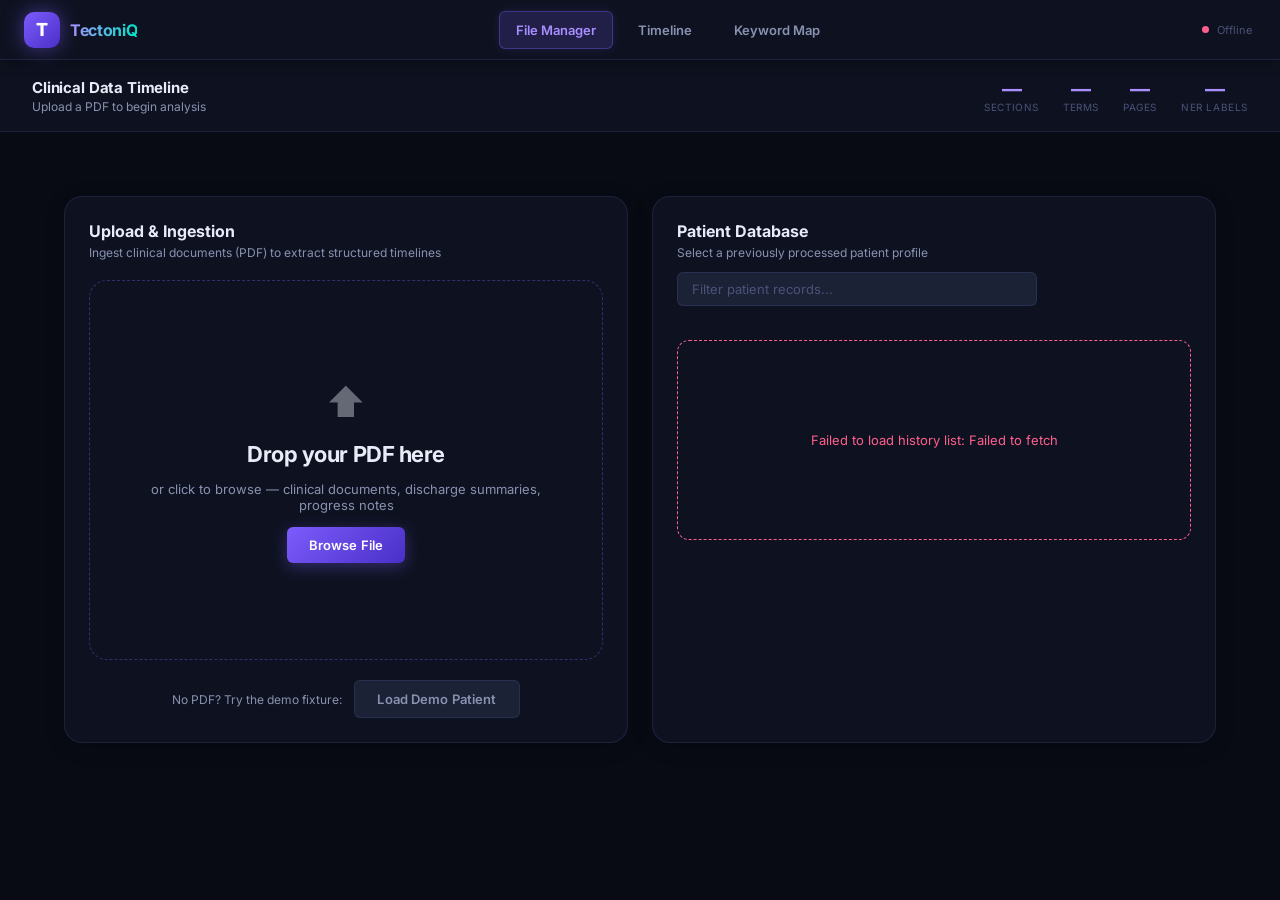
<file: index.html>
<!DOCTYPE html>
<html lang="en">
<head>
  <meta charset="UTF-8" />
  <meta name="viewport" content="width=device-width, initial-scale=1.0" />
  <title>TectoniQ — Clinical Data Timeline Processor</title>
  <meta name="description" content="Ingest PDF clinical documents and surface structured timelines, keyword frequency maps, and semantic entity classifications powered by AI." />
  <link rel="preconnect" href="https://fonts.googleapis.com" />
  <link rel="preconnect" href="https://fonts.gstatic.com" crossorigin />
  <link href="https://fonts.googleapis.com/css2?family=Inter:wght@300;400;500;600;700;800&display=swap" rel="stylesheet" />
  <link rel="stylesheet" href="style.css" />
  <!-- D3.js for visual interactive collapsible tree map -->
  <script src="https://d3js.org/d3.v7.min.js"></script>
</head>
<body>

  <!-- ═══════════════════════════════════════════════════════════════
       TOP NAV BAR
  ════════════════════════════════════════════════════════════════════ -->
  <header class="top-nav" id="top-nav">
    <div class="nav-logo">
      <div class="logo-mark">T</div>
      <span class="logo-text">TectoniQ</span>
    </div>
    
    <nav class="nav-links">
      <a href="#" class="nav-item active" id="nav-upload" data-panel="panel-file-manager">
        <span>File Manager</span>
      </a>
      <a href="#" class="nav-item" id="nav-timeline" data-panel="panel-timeline">
        <span>Timeline</span>
      </a>
      <a href="#" class="nav-item" id="nav-keywords" data-panel="panel-keywords">
        <span>Keyword Map</span>
      </a>
    </nav>

    <div class="nav-footer">
      <div class="backend-status" id="backend-status">
        <span class="status-dot" id="status-dot"></span>
        <span id="status-label">Connecting…</span>
      </div>
    </div>
  </header>

  <!-- ═══════════════════════════════════════════════════════════════
       MAIN CONTENT
  ════════════════════════════════════════════════════════════════════ -->
  <main class="main" id="main-content">

    <!-- TOP STATS BANNER -->
    <header class="top-banner" id="top-banner">
      <div class="banner-left">
        <div class="banner-title-row">
          <h1 class="banner-title">Clinical Data Timeline</h1>
        </div>
        <p class="banner-subtitle" id="banner-subtitle">Upload a PDF to begin analysis</p>
      </div>
      <div class="banner-right">
        <div class="banner-stat" id="stat-sections">
          <div class="stat-value">—</div>
          <div class="stat-label">Sections</div>
        </div>
        <div class="banner-stat" id="stat-terms">
          <div class="stat-value">—</div>
          <div class="stat-label">Terms</div>
        </div>
        <div class="banner-stat" id="stat-pages">
          <div class="stat-value">—</div>
          <div class="stat-label">Pages</div>
        </div>
        <div class="banner-stat" id="stat-ner">
          <div class="stat-value">—</div>
          <div class="stat-label">NER Labels</div>
        </div>
      </div>
    </header>

    <!-- ─────────────────────────────────────────────────────────────
         PANEL: FILE MANAGER (UPLOAD + HISTORY + EXPORT)
    ─────────────────────────────────────────────────────────────── -->
    <section class="panel active" id="panel-file-manager">
      <div class="file-manager-layout">
        <div class="file-manager-grid">
          <!-- Card 1: Upload & Ingestion -->
          <div class="fm-card upload-section">
            <div class="card-header-fm">
              <h3 class="card-title">Upload & Ingestion</h3>
              <p class="card-desc">Ingest clinical documents (PDF) to extract structured timelines</p>
            </div>
            
            <div class="upload-area" id="upload-area">
              <div class="upload-icon">⬆</div>
              <h2 class="upload-title">Drop your PDF here</h2>
              <p class="upload-sub">or click to browse — clinical documents, discharge summaries, progress notes</p>
              <input type="file" id="file-input" accept=".pdf" hidden />
              <button class="btn btn-primary" id="browse-btn">Browse File</button>

              <div class="upload-progress" id="upload-progress" style="display:none">
                <div class="progress-bar-wrap">
                  <div class="progress-bar" id="progress-bar"></div>
                 </div>
                <div class="progress-steps" id="progress-steps">
                  <div class="progress-step" id="step-w4">
                    <span class="step-dot pending"></span>Worker 4 — Chunk Splitter
                  </div>
                  <div class="progress-step" id="step-w5">
                    <span class="step-dot pending"></span>Worker 5 — Progress Tracker
                  </div>
                  <div class="progress-step" id="step-w6">
                    <span class="step-dot pending"></span>Worker 6 — Section Labeler
                  </div>
                  <div class="progress-step" id="step-w2">
                    <span class="step-dot pending"></span>Worker 2 — Timeline Mapping
                  </div>
                  <div class="progress-step" id="step-w3">
                    <span class="step-dot pending"></span>Worker 3 — Gemini NER
                  </div>
                </div>
                <div class="chunk-progress" id="chunk-progress" style="display:none">
                  <div class="chunk-progress-label" id="chunk-progress-label">Processing chunks…</div>
                  <div class="chunk-bar-wrap" id="chunk-bar-wrap"></div>
                  <div class="chunk-detail" id="chunk-detail"></div>
                </div>
              </div>
              <div class="upload-error" id="upload-error" style="display:none"></div>
            </div>

            <div class="demo-row">
              <span class="demo-label">No PDF? Try the demo fixture:</span>
              <button class="btn btn-ghost" id="load-demo-btn">Load Demo Patient</button>
            </div>
          </div>

          <!-- Card 2: Patient History Database -->
          <div class="fm-card history-section">
            <div class="card-header-fm">
              <h3 class="card-title">Patient Database</h3>
              <p class="card-desc">Select a previously processed patient profile</p>
              <input type="search" class="keyword-search" id="history-search" placeholder="Filter patient records..." />
            </div>
            
            <div class="history-container" id="history-container">
              <div class="empty-state" id="history-empty-state">No patient histories found. Process a PDF to begin.</div>
              <div class="history-grid" id="history-grid" style="display:none"></div>
            </div>
          </div>
        </div>

        <!-- Card 3: Export Section (Visible when patient loaded) -->
        <div class="fm-card export-section" id="fm-export-card" style="display:none; margin-top: 24px;">
          <div class="card-header-fm">
            <h3 class="card-title">Structured Export</h3>
            <p class="card-desc">Download the structured document as JSON or XML</p>
          </div>

          <div class="export-card" id="export-card">
            <div class="export-toggle-group">
              <span class="export-toggle-label">Format</span>
              <div class="toggle-switch" id="format-toggle" role="group" aria-label="Export format">
                <button class="toggle-btn active" id="toggle-json" data-format="json">JSON</button>
                <button class="toggle-btn" id="toggle-xml" data-format="xml">XML</button>
              </div>
            </div>

            <div class="export-preview" id="export-preview">
              <pre id="export-preview-code">Upload a document first.</pre>
            </div>

            <button class="btn btn-primary btn-lg" id="download-btn" disabled>
              ↓ Download
            </button>

            <div class="export-meta" id="export-meta"></div>
          </div>

          <!-- Duplicate section alerts -->
          <div class="alerts-section" id="alerts-section" style="display:none; margin-top: 24px;">
            <h3 class="alerts-title">⚠ Duplicate Sections</h3>
            <p class="alerts-desc">The following sections share a header and may contain redundant information.</p>
            <div class="alerts-list" id="alerts-list"></div>
          </div>
        </div>
      </div>
    </section>

    <!-- ─────────────────────────────────────────────────────────────
         PANEL: TIMELINE
    ─────────────────────────────────────────────────────────────── -->
    <section class="panel" id="panel-timeline">
      <div class="panel-header">
        <h2 class="panel-title">Discovery Timeline</h2>
        <p class="panel-desc">Terms mapped to their first and recurring appearance across document sections</p>
        <div class="legend" id="timeline-legend">
          <span class="legend-item" data-category="diagnosis"><span class="legend-dot diagnosis"></span>Diagnosis</span>
          <span class="legend-item" data-category="medication"><span class="legend-dot medication"></span>Medication</span>
          <span class="legend-item" data-category="procedure"><span class="legend-dot procedure"></span>Procedure</span>
          <span class="legend-item" data-category="biomarker"><span class="legend-dot biomarker"></span>Biomarker</span>
          <span class="legend-item" data-category="other"><span class="legend-dot other"></span>Other</span>
        </div>
        <div class="timeline-controls" style="margin-top: 12px; display: flex; gap: 8px; align-items: center;">
          <span class="control-label" style="font-size: 11px; color: var(--t-secondary); margin-right: 4px;">Sort by:</span>
          <button class="btn btn-ghost btn-sm active" id="sort-first-seen" data-criteria="first-seen">First Seen</button>
          <button class="btn btn-ghost btn-sm" id="sort-frequency" data-criteria="frequency">Frequency</button>
          <button class="btn btn-ghost btn-sm" id="sort-alphabetical" data-criteria="alphabetical">Alphabetical</button>
        </div>
      </div>
      <div class="timeline-container" id="timeline-container">
        <div class="empty-state">Upload a document to populate the timeline</div>
      </div>
      <div class="term-drawer" id="term-drawer" style="display:none">
        <button class="drawer-close" id="drawer-close">✕</button>
        <div class="drawer-content" id="drawer-content"></div>
      </div>
    </section>

    <!-- ─────────────────────────────────────────────────────────────
         PANEL: KEYWORD MAP (Interactive Collapsible Tree Diagram)
    ─────────────────────────────────────────────────────────────── -->
    <section class="panel flex-panel" id="panel-keywords">
      <div class="keyword-map-layout" id="keyword-map-layout">
        <!-- Left: Interactive Mindmap visualizer -->
        <div class="keyword-map-visualizer">
          <div class="keyword-map-header" id="keyword-map-header">
            <button class="keyword-header-close" id="keyword-header-close" aria-label="Hide description banner" title="Hide description">✕</button>
            <h2 class="panel-title">Keyword Map</h2>
            <p class="panel-desc">Interactive clinical concept mindmap. Expand categories on the map or click leaves to load instances.</p>
            <div class="keyword-map-controls">
              <div class="kw-search" id="kw-search">
                <button class="kw-search-toggle" id="kw-search-toggle" aria-label="Search terms in map" aria-expanded="false" title="Search terms">
                  <svg viewBox="0 0 24 24" width="16" height="16" fill="none" stroke="currentColor" stroke-width="2.2" stroke-linecap="round" stroke-linejoin="round" aria-hidden="true">
                    <circle cx="11" cy="11" r="7"></circle>
                    <line x1="21" y1="21" x2="16.65" y2="16.65"></line>
                  </svg>
                </button>
                <div class="keyword-search-container" id="keyword-search-container">
                  <input type="search" class="keyword-search kw-search-input" id="keyword-tree-search" placeholder="Filter terms in map..." autocomplete="off" />
                  <div class="search-suggestions-dropdown" id="keyword-search-suggestions" style="display: none;"></div>
                </div>
              </div>
              <button class="btn btn-ghost btn-sm" id="btn-reset-tree">Reset Zoom</button>
            </div>
          </div>
          <!-- Tree SVG wrapper -->
          <div id="keyword-tree-svg-wrap">
            <div class="empty-state" style="height: 100%; border: none;">Upload a patient document to render the keyword map</div>
          </div>
          <!-- Floating Navigation Controls in bottom-left corner -->
          <div class="kw-nav-controls">
            <button class="btn btn-ghost btn-sm kw-nav-btn" id="kw-nav-back" disabled title="Go back" aria-label="Navigate back">&#8592;</button>
            <button class="btn btn-ghost btn-sm kw-nav-btn" id="kw-nav-fwd" disabled title="Go forward" aria-label="Navigate forward">&#8594;</button>
          </div>
        </div>

        <!-- Right: Demographic & Keyword Instance Detail sidebar -->
        <div class="keyword-map-detail-panel" id="keyword-map-detail">
          <!-- Top: Patient demographics mini-card -->
          <div class="detail-patient-card-wrapper" id="patient-card" style="display:none">
            <div class="detail-patient-avatar">PT</div>
            <div class="detail-patient-info">
              <h4 class="detail-patient-name" id="sidebar-patient-name">Patient</h4>
              <p class="detail-patient-meta" id="sidebar-patient-meta">Female · DOB 1993-08-18 · 76 encounters</p>
            </div>
            <div class="detail-patient-conditions" id="detail-patient-conditions">
              <!-- Auto-populated with prominent diagnosis badge if available -->
            </div>
          </div>

          <!-- Bottom: Adaptable instances display -->
          <div class="keyword-instances-container" id="keyword-instances-container">
            <div class="detail-panel-empty-state">
              <div class="empty-icon">🗂</div>
              <h4>No Node Selected</h4>
              <p>Click any node or leaf box on the left map to explore patient instances, occurrences, and semantic correlations.</p>
            </div>
          </div>
        </div>

        <!-- Semicircle tab that slides the Health Summary panel open/closed -->
        <button class="health-toggle" id="health-toggle" aria-label="Toggle Health Summary" aria-expanded="true" title="Hide Health Summary">
          <span class="health-toggle-chevron" aria-hidden="true">›</span>
        </button>
      </div>
    </section>

  </main>

  <script src="app.js"></script>
</body>
</html>
</file>
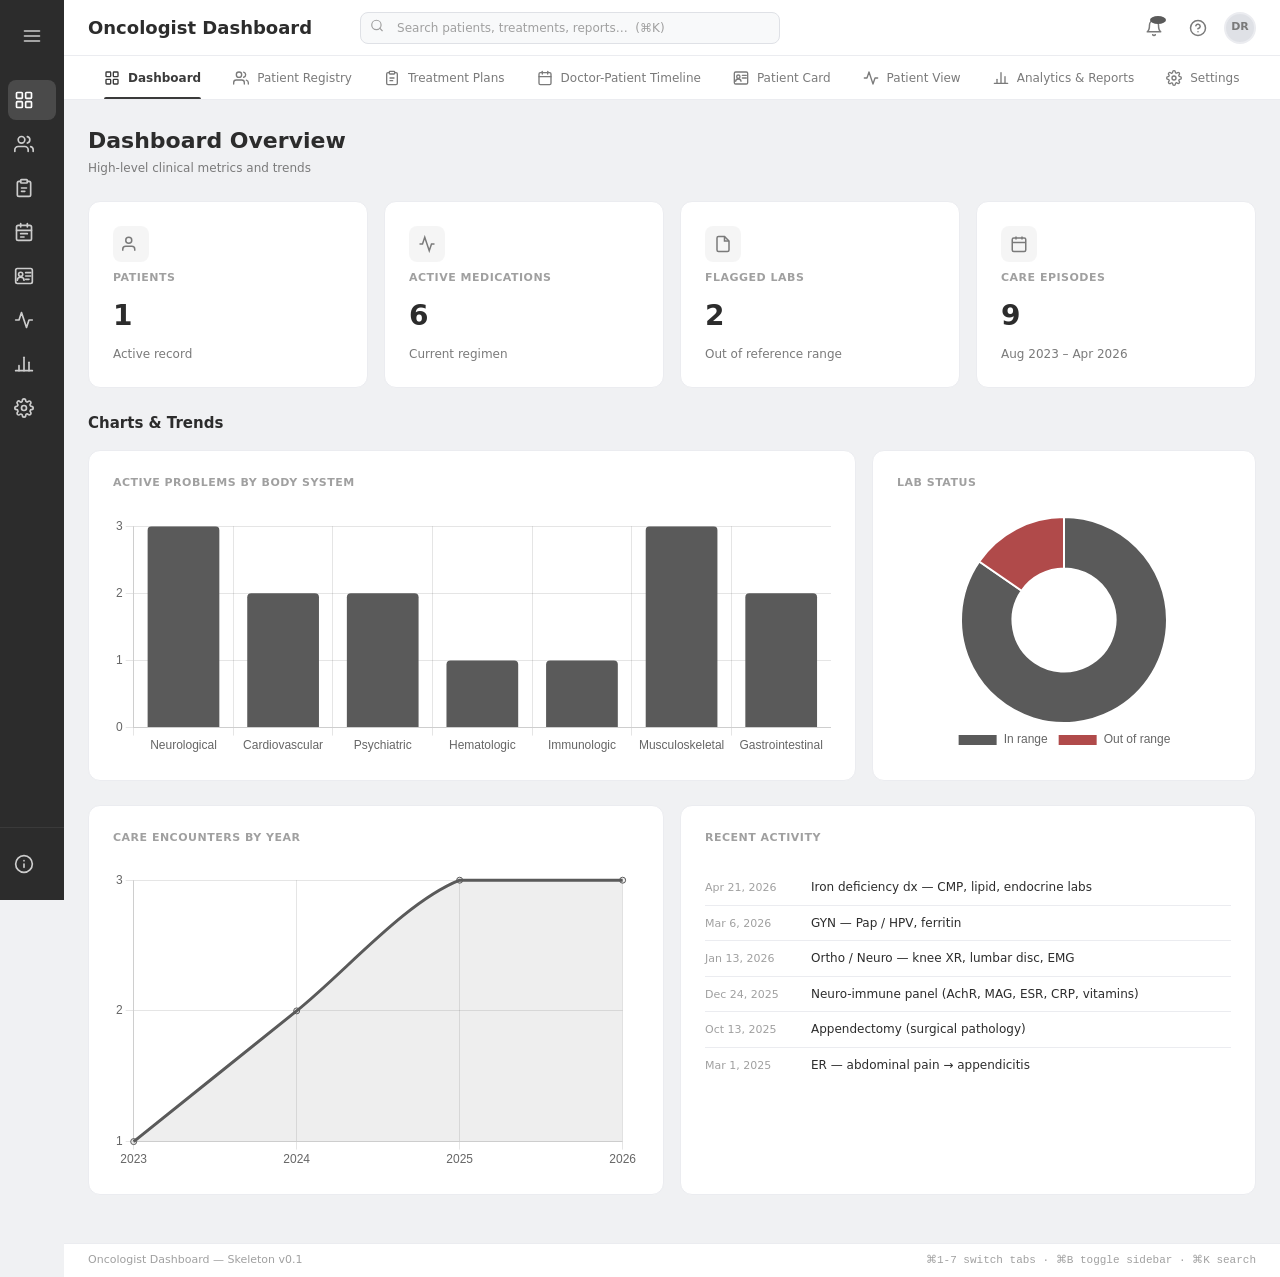
<file: Oncologist Dashboard/index.html>
<!DOCTYPE html>
<html lang="en">
<head>
  <meta charset="UTF-8">
  <meta name="viewport" content="width=device-width, initial-scale=1.0">
  <meta name="description" content="Oncologist Dashboard — Clinical data overview, patient management, treatment tracking, and analytics.">
  <title>Oncologist Dashboard</title>
  <link rel="stylesheet" href="css/style.css">
</head>
<body>

  <!-- ════════════════════════════════════════════════════════
       SIDEBAR
       ════════════════════════════════════════════════════════ -->
  <aside class="sidebar" id="sidebar" aria-label="Main navigation" aria-expanded="false">
    <button class="sidebar__toggle" id="sidebar-toggle" aria-label="Toggle sidebar" aria-expanded="false">
      <svg width="20" height="20" viewBox="0 0 24 24" fill="none" stroke="currentColor" stroke-width="2" stroke-linecap="round" stroke-linejoin="round">
        <line x1="3" y1="6" x2="21" y2="6"/>
        <line x1="3" y1="12" x2="21" y2="12"/>
        <line x1="3" y1="18" x2="21" y2="18"/>
      </svg>
    </button>

    <nav class="sidebar__nav" aria-label="Module navigation">
      <!-- Dashboard -->
      <a class="sidebar__link active" data-tab="dashboard" href="#dashboard" aria-current="page">
        <span class="sidebar__link-icon">
          <svg viewBox="0 0 24 24" fill="none" stroke="currentColor" stroke-width="2" stroke-linecap="round" stroke-linejoin="round">
            <rect x="3" y="3" width="7" height="7" rx="1"/>
            <rect x="14" y="3" width="7" height="7" rx="1"/>
            <rect x="3" y="14" width="7" height="7" rx="1"/>
            <rect x="14" y="14" width="7" height="7" rx="1"/>
          </svg>
        </span>
        <span class="sidebar__link-text">Dashboard</span>
      </a>

      <!-- Patient Registry -->
      <a class="sidebar__link" data-tab="patients" href="#patients">
        <span class="sidebar__link-icon">
          <svg viewBox="0 0 24 24" fill="none" stroke="currentColor" stroke-width="2" stroke-linecap="round" stroke-linejoin="round">
            <path d="M17 21v-2a4 4 0 0 0-4-4H5a4 4 0 0 0-4 4v2"/>
            <circle cx="9" cy="7" r="4"/>
            <path d="M23 21v-2a4 4 0 0 0-3-3.87"/>
            <path d="M16 3.13a4 4 0 0 1 0 7.75"/>
          </svg>
        </span>
        <span class="sidebar__link-text">Patient Registry</span>
      </a>

      <!-- Treatment Plans -->
      <a class="sidebar__link" data-tab="treatments" href="#treatments">
        <span class="sidebar__link-icon">
          <svg viewBox="0 0 24 24" fill="none" stroke="currentColor" stroke-width="2" stroke-linecap="round" stroke-linejoin="round">
            <path d="M16 4h2a2 2 0 0 1 2 2v14a2 2 0 0 1-2 2H6a2 2 0 0 1-2-2V6a2 2 0 0 1 2-2h2"/>
            <rect x="8" y="2" width="8" height="4" rx="1"/>
            <line x1="9" y1="12" x2="15" y2="12"/>
            <line x1="9" y1="16" x2="13" y2="16"/>
          </svg>
        </span>
        <span class="sidebar__link-text">Treatment Plans</span>
      </a>

      <!-- Timeline -->
      <a class="sidebar__link" data-tab="timeline" href="#timeline">
        <span class="sidebar__link-icon">
          <svg viewBox="0 0 24 24" fill="none" stroke="currentColor" stroke-width="2" stroke-linecap="round" stroke-linejoin="round">
            <rect x="3" y="4" width="18" height="18" rx="2"/>
            <line x1="16" y1="2" x2="16" y2="6"/>
            <line x1="8" y1="2" x2="8" y2="6"/>
            <line x1="3" y1="10" x2="21" y2="10"/>
            <line x1="8" y1="14" x2="16" y2="14"/>
            <line x1="8" y1="18" x2="12" y2="18"/>
          </svg>
        </span>
        <span class="sidebar__link-text">Timeline</span>
      </a>

      <!-- Patient Card -->
      <a class="sidebar__link" data-tab="patient-card" href="#patient-card">
        <span class="sidebar__link-icon">
          <svg viewBox="0 0 24 24" fill="none" stroke="currentColor" stroke-width="2" stroke-linecap="round" stroke-linejoin="round">
            <rect x="2" y="3" width="20" height="18" rx="2"/>
            <circle cx="8" cy="10" r="2.5"/>
            <path d="M12 17c0-2-1.5-3.5-4-3.5S4 15 4 17"/>
            <line x1="14" y1="8" x2="20" y2="8"/>
            <line x1="14" y1="12" x2="20" y2="12"/>
            <line x1="14" y1="16" x2="18" y2="16"/>
          </svg>
        </span>
        <span class="sidebar__link-text">Patient Card</span>
      </a>

      <!-- Patient View -->
      <a class="sidebar__link" data-tab="patient-view" href="#patient-view">
        <span class="sidebar__link-icon">
          <svg viewBox="0 0 24 24" fill="none" stroke="currentColor" stroke-width="2" stroke-linecap="round" stroke-linejoin="round">
            <path d="M22 12h-4l-3 9L9 3l-3 9H2"/>
          </svg>
        </span>
        <span class="sidebar__link-text">Patient View</span>
      </a>

      <!-- Analytics -->
      <a class="sidebar__link" data-tab="analytics" href="#analytics">
        <span class="sidebar__link-icon">
          <svg viewBox="0 0 24 24" fill="none" stroke="currentColor" stroke-width="2" stroke-linecap="round" stroke-linejoin="round">
            <line x1="18" y1="20" x2="18" y2="10"/>
            <line x1="12" y1="20" x2="12" y2="4"/>
            <line x1="6" y1="20" x2="6" y2="14"/>
            <line x1="2" y1="20" x2="22" y2="20"/>
          </svg>
        </span>
        <span class="sidebar__link-text">Analytics</span>
      </a>

      <!-- Settings -->
      <a class="sidebar__link" data-tab="settings" href="#settings">
        <span class="sidebar__link-icon">
          <svg viewBox="0 0 24 24" fill="none" stroke="currentColor" stroke-width="2" stroke-linecap="round" stroke-linejoin="round">
            <circle cx="12" cy="12" r="3"/>
            <path d="M19.4 15a1.65 1.65 0 0 0 .33 1.82l.06.06a2 2 0 1 1-2.83 2.83l-.06-.06a1.65 1.65 0 0 0-1.82-.33 1.65 1.65 0 0 0-1 1.51V21a2 2 0 0 1-4 0v-.09A1.65 1.65 0 0 0 9 19.4a1.65 1.65 0 0 0-1.82.33l-.06.06a2 2 0 1 1-2.83-2.83l.06-.06A1.65 1.65 0 0 0 4.68 15a1.65 1.65 0 0 0-1.51-1H3a2 2 0 0 1 0-4h.09A1.65 1.65 0 0 0 4.6 9a1.65 1.65 0 0 0-.33-1.82l-.06-.06a2 2 0 1 1 2.83-2.83l.06.06A1.65 1.65 0 0 0 9 4.68a1.65 1.65 0 0 0 1-1.51V3a2 2 0 0 1 4 0v.09a1.65 1.65 0 0 0 1 1.51 1.65 1.65 0 0 0 1.82-.33l.06-.06a2 2 0 1 1 2.83 2.83l-.06.06A1.65 1.65 0 0 0 19.4 9a1.65 1.65 0 0 0 1.51 1H21a2 2 0 0 1 0 4h-.09a1.65 1.65 0 0 0-1.51 1z"/>
          </svg>
        </span>
        <span class="sidebar__link-text">Settings</span>
      </a>
    </nav>

    <div class="sidebar__spacer"></div>

    <div class="sidebar__footer">
      <a class="sidebar__link" data-tab="faq" href="#faq" id="sidebar-faq">
        <span class="sidebar__link-icon">
          <svg viewBox="0 0 24 24" fill="none" stroke="currentColor" stroke-width="2" stroke-linecap="round" stroke-linejoin="round">
            <circle cx="12" cy="12" r="10"/>
            <line x1="12" y1="16" x2="12" y2="12"/>
            <line x1="12" y1="8" x2="12.01" y2="8"/>
          </svg>
        </span>
        <span class="sidebar__link-text">FAQ / Help</span>
      </a>
    </div>
  </aside>


  <!-- ════════════════════════════════════════════════════════
       HEADER
       ════════════════════════════════════════════════════════ -->
  <header class="header" id="header">
    <h1 class="header__title">Oncologist Dashboard</h1>

    <div class="header__search">
      <span class="header__search-icon">
        <svg width="14" height="14" viewBox="0 0 24 24" fill="none" stroke="currentColor" stroke-width="2" stroke-linecap="round" stroke-linejoin="round">
          <circle cx="11" cy="11" r="8"/>
          <line x1="21" y1="21" x2="16.65" y2="16.65"/>
        </svg>
      </span>
      <input
        class="header__search-input"
        id="global-search"
        type="search"
        placeholder="Search patients, treatments, reports…  (⌘K)"
        aria-label="Global search"
      >
    </div>

    <div class="header__actions">
      <!-- Notifications -->
      <div class="dropdown-container">
        <button class="header__btn" id="btn-notifications" aria-label="Notifications" aria-expanded="false" aria-haspopup="true">
          <svg width="18" height="18" viewBox="0 0 24 24" fill="none" stroke="currentColor" stroke-width="2" stroke-linecap="round" stroke-linejoin="round">
            <path d="M18 8A6 6 0 0 0 6 8c0 7-3 9-3 9h18s-3-2-3-9"/>
            <path d="M13.73 21a2 2 0 0 1-3.46 0"/>
          </svg>
          <span class="badge" id="notifications-badge"></span>
        </button>
        <div class="dropdown-menu dropdown-menu--right" id="dropdown-notifications" role="menu" aria-hidden="true">
          <div class="dropdown-menu__header">
            <h4 class="dropdown-menu__title">Notifications</h4>
            <button class="dropdown-menu__action-btn" id="btn-clear-notifications">Clear all</button>
          </div>
          <div class="dropdown-menu__content" id="notifications-list">
            <!-- Dynamic Notifications loaded via JS -->
          </div>
        </div>
      </div>

      <!-- Help -->
      <button class="header__btn" id="btn-help" aria-label="Help" title="FAQ & Help">
        <svg width="18" height="18" viewBox="0 0 24 24" fill="none" stroke="currentColor" stroke-width="2" stroke-linecap="round" stroke-linejoin="round">
          <circle cx="12" cy="12" r="10"/>
          <path d="M9.09 9a3 3 0 0 1 5.83 1c0 2-3 3-3 3"/>
          <line x1="12" y1="17" x2="12.01" y2="17"/>
        </svg>
      </button>

      <!-- User Profile -->
      <div class="dropdown-container">
        <div class="header__avatar" id="user-avatar" aria-label="User profile" aria-expanded="false" aria-haspopup="true" tabindex="0">
          DR
        </div>
        <div class="dropdown-menu dropdown-menu--right" id="dropdown-profile" role="menu" aria-hidden="true" style="width: 200px;">
          <div class="dropdown-menu__header dropdown-menu__header--profile">
            <div class="profile-info">
              <span class="profile-info__name">Dr. David Ross</span>
              <span class="profile-info__role">Medical Oncologist</span>
              <span class="profile-info__email">d.ross@tectoniq.health</span>
            </div>
          </div>
          <div class="dropdown-menu__content">
            <button class="dropdown-item" id="profile-btn-view" role="menuitem">
              <svg width="14" height="14" viewBox="0 0 24 24" fill="none" stroke="currentColor" stroke-width="2" stroke-linecap="round" stroke-linejoin="round"><path d="M20 21v-2a4 4 0 0 0-4-4H8a4 4 0 0 0-4 4v2"/><circle cx="12" cy="7" r="4"/></svg>
              Profile
            </button>
            <button class="dropdown-item" id="profile-btn-logout" role="menuitem" style="color: #d9534f;">
              <svg width="14" height="14" viewBox="0 0 24 24" fill="none" stroke="currentColor" stroke-width="2" stroke-linecap="round" stroke-linejoin="round"><path d="M9 21H5a2 2 0 0 1-2-2V5a2 2 0 0 1 2-2h4"/><polyline points="16 17 21 12 16 7"/><line x1="21" y1="12" x2="9" y2="12"/></svg>
              Logout
            </button>
          </div>
        </div>
      </div>
    </div>
  </header>


  <!-- ════════════════════════════════════════════════════════
       MAIN CONTENT
       ════════════════════════════════════════════════════════ -->
  <main class="main" id="main">

    <!-- ── TAB BAR ──────────────────────────────────────────── -->
    <nav class="tab-bar" role="tablist" aria-label="Module tabs">
      <button class="tab-btn active" data-tab="dashboard" role="tab" aria-selected="true" aria-controls="panel-dashboard" id="tab-dashboard">
        <span class="tab-btn__icon">
          <svg viewBox="0 0 24 24" fill="none" stroke="currentColor" stroke-width="2" stroke-linecap="round" stroke-linejoin="round">
            <rect x="3" y="3" width="7" height="7" rx="1"/>
            <rect x="14" y="3" width="7" height="7" rx="1"/>
            <rect x="3" y="14" width="7" height="7" rx="1"/>
            <rect x="14" y="14" width="7" height="7" rx="1"/>
          </svg>
        </span>
        Dashboard
      </button>

      <button class="tab-btn" data-tab="patients" role="tab" aria-selected="false" aria-controls="panel-patients" id="tab-patients">
        <span class="tab-btn__icon">
          <svg viewBox="0 0 24 24" fill="none" stroke="currentColor" stroke-width="2" stroke-linecap="round" stroke-linejoin="round">
            <path d="M17 21v-2a4 4 0 0 0-4-4H5a4 4 0 0 0-4 4v2"/>
            <circle cx="9" cy="7" r="4"/>
            <path d="M23 21v-2a4 4 0 0 0-3-3.87"/>
            <path d="M16 3.13a4 4 0 0 1 0 7.75"/>
          </svg>
        </span>
        Patient Registry
      </button>

      <button class="tab-btn" data-tab="treatments" role="tab" aria-selected="false" aria-controls="panel-treatments" id="tab-treatments">
        <span class="tab-btn__icon">
          <svg viewBox="0 0 24 24" fill="none" stroke="currentColor" stroke-width="2" stroke-linecap="round" stroke-linejoin="round">
            <path d="M16 4h2a2 2 0 0 1 2 2v14a2 2 0 0 1-2 2H6a2 2 0 0 1-2-2V6a2 2 0 0 1 2-2h2"/>
            <rect x="8" y="2" width="8" height="4" rx="1"/>
            <line x1="9" y1="12" x2="15" y2="12"/>
            <line x1="9" y1="16" x2="13" y2="16"/>
          </svg>
        </span>
        Treatment Plans
      </button>

      <button class="tab-btn" data-tab="timeline" role="tab" aria-selected="false" aria-controls="panel-timeline" id="tab-timeline">
        <span class="tab-btn__icon">
          <svg viewBox="0 0 24 24" fill="none" stroke="currentColor" stroke-width="2" stroke-linecap="round" stroke-linejoin="round">
            <rect x="3" y="4" width="18" height="18" rx="2"/>
            <line x1="16" y1="2" x2="16" y2="6"/>
            <line x1="8" y1="2" x2="8" y2="6"/>
            <line x1="3" y1="10" x2="21" y2="10"/>
          </svg>
        </span>
        Doctor-Patient Timeline
      </button>

      <button class="tab-btn" data-tab="patient-card" role="tab" aria-selected="false" aria-controls="panel-patient-card" id="tab-patient-card">
        <span class="tab-btn__icon">
          <svg viewBox="0 0 24 24" fill="none" stroke="currentColor" stroke-width="2" stroke-linecap="round" stroke-linejoin="round">
            <rect x="2" y="3" width="20" height="18" rx="2"/>
            <circle cx="8" cy="10" r="2.5"/>
            <path d="M12 17c0-2-1.5-3.5-4-3.5S4 15 4 17"/>
            <line x1="14" y1="8" x2="20" y2="8"/>
            <line x1="14" y1="12" x2="20" y2="12"/>
          </svg>
        </span>
        Patient Card
      </button>

      <button class="tab-btn" data-tab="patient-view" role="tab" aria-selected="false" aria-controls="panel-patient-view" id="tab-patient-view">
        <span class="tab-btn__icon">
          <svg viewBox="0 0 24 24" fill="none" stroke="currentColor" stroke-width="2" stroke-linecap="round" stroke-linejoin="round">
            <path d="M22 12h-4l-3 9L9 3l-3 9H2"/>
          </svg>
        </span>
        Patient View
      </button>

      <button class="tab-btn" data-tab="analytics" role="tab" aria-selected="false" aria-controls="panel-analytics" id="tab-analytics">
        <span class="tab-btn__icon">
          <svg viewBox="0 0 24 24" fill="none" stroke="currentColor" stroke-width="2" stroke-linecap="round" stroke-linejoin="round">
            <line x1="18" y1="20" x2="18" y2="10"/>
            <line x1="12" y1="20" x2="12" y2="4"/>
            <line x1="6" y1="20" x2="6" y2="14"/>
            <line x1="2" y1="20" x2="22" y2="20"/>
          </svg>
        </span>
        Analytics &amp; Reports
      </button>

      <button class="tab-btn" data-tab="settings" role="tab" aria-selected="false" aria-controls="panel-settings" id="tab-settings">
        <span class="tab-btn__icon">
          <svg viewBox="0 0 24 24" fill="none" stroke="currentColor" stroke-width="2" stroke-linecap="round" stroke-linejoin="round">
            <circle cx="12" cy="12" r="3"/>
            <path d="M19.4 15a1.65 1.65 0 0 0 .33 1.82l.06.06a2 2 0 1 1-2.83 2.83l-.06-.06a1.65 1.65 0 0 0-1.82-.33 1.65 1.65 0 0 0-1 1.51V21a2 2 0 0 1-4 0v-.09A1.65 1.65 0 0 0 9 19.4a1.65 1.65 0 0 0-1.82.33l-.06.06a2 2 0 1 1-2.83-2.83l.06-.06A1.65 1.65 0 0 0 4.68 15a1.65 1.65 0 0 0-1.51-1H3a2 2 0 0 1 0-4h.09A1.65 1.65 0 0 0 4.6 9a1.65 1.65 0 0 0-.33-1.82l-.06-.06a2 2 0 1 1 2.83-2.83l.06.06A1.65 1.65 0 0 0 9 4.68a1.65 1.65 0 0 0 1-1.51V3a2 2 0 0 1 4 0v.09a1.65 1.65 0 0 0 1 1.51 1.65 1.65 0 0 0 1.82-.33l.06-.06a2 2 0 1 1 2.83 2.83l-.06.06A1.65 1.65 0 0 0 19.4 9a1.65 1.65 0 0 0 1.51 1H21a2 2 0 0 1 0 4h-.09a1.65 1.65 0 0 0-1.51 1z"/>
          </svg>
        </span>
        Settings
      </button>
    </nav>


    <!-- ── TAB PANELS ───────────────────────────────────────── -->
    <div class="tab-panels">

      <!-- ─── 1. DASHBOARD OVERVIEW ─────────────────────────── -->
      <section class="tab-panel active" id="panel-dashboard" role="tabpanel" aria-labelledby="tab-dashboard" aria-hidden="false">
        <div class="panel-header">
          <div>
            <h2 class="panel-header__title">Dashboard Overview</h2>
            <p class="panel-header__subtitle">High-level clinical metrics and trends</p>
          </div>
        </div>

        <!-- KPI Row -->
        <div class="placeholder-grid placeholder-grid--4 mb-lg">
          <div class="kpi-card">
            <div class="kpi-card__icon">
              <svg viewBox="0 0 24 24" fill="none" stroke="currentColor" stroke-width="2"><path d="M17 21v-2a4 4 0 0 0-4-4H5a4 4 0 0 0-4 4v2"/><circle cx="9" cy="7" r="4"/></svg>
            </div>
            <span class="kpi-card__label">Patients</span>
            <span class="kpi-card__value" id="kpi-total-patients">—</span>
            <span class="kpi-card__change">Active record</span>
          </div>
          <div class="kpi-card">
            <div class="kpi-card__icon">
              <svg viewBox="0 0 24 24" fill="none" stroke="currentColor" stroke-width="2"><polyline points="22 12 18 12 15 21 9 3 6 12 2 12"/></svg>
            </div>
            <span class="kpi-card__label">Active Medications</span>
            <span class="kpi-card__value" id="kpi-active-treatments">—</span>
            <span class="kpi-card__change">Current regimen</span>
          </div>
          <div class="kpi-card">
            <div class="kpi-card__icon">
              <svg viewBox="0 0 24 24" fill="none" stroke="currentColor" stroke-width="2"><path d="M14 2H6a2 2 0 0 0-2 2v16a2 2 0 0 0 2 2h12a2 2 0 0 0 2-2V8z"/><polyline points="14 2 14 8 20 8"/></svg>
            </div>
            <span class="kpi-card__label">Flagged Labs</span>
            <span class="kpi-card__value" id="kpi-pending-results">—</span>
            <span class="kpi-card__change">Out of reference range</span>
          </div>
          <div class="kpi-card">
            <div class="kpi-card__icon">
              <svg viewBox="0 0 24 24" fill="none" stroke="currentColor" stroke-width="2"><rect x="3" y="4" width="18" height="18" rx="2"/><line x1="16" y1="2" x2="16" y2="6"/><line x1="8" y1="2" x2="8" y2="6"/><line x1="3" y1="10" x2="21" y2="10"/></svg>
            </div>
            <span class="kpi-card__label">Care Episodes</span>
            <span class="kpi-card__value" id="kpi-appointments">—</span>
            <span class="kpi-card__change">Aug 2023 – Apr 2026</span>
          </div>
        </div>

        <!-- Charts Row -->
        <h3 class="section-label">Charts &amp; Trends</h3>
        <div class="placeholder-grid placeholder-grid--2-1 mb-lg">
          <div class="placeholder-card">
            <span class="placeholder-card__label">Active Problems by Body System</span>
            <div class="pv-chart-wrap pv-chart-wrap--sm"><canvas id="chart-problems"></canvas></div>
          </div>
          <div class="placeholder-card">
            <span class="placeholder-card__label">Lab Status</span>
            <div class="pv-chart-wrap pv-chart-wrap--sm"><canvas id="chart-labstatus"></canvas></div>
          </div>
        </div>

        <div class="placeholder-grid placeholder-grid--2 mb-lg">
          <div class="placeholder-card">
            <span class="placeholder-card__label">Care Encounters by Year</span>
            <div class="pv-chart-wrap pv-chart-wrap--md"><canvas id="chart-encounters"></canvas></div>
          </div>
          <div class="placeholder-card">
            <span class="placeholder-card__label">Recent Activity</span>
            <div class="pv-activity" id="dash-activity"></div>
          </div>
        </div>
      </section>


      <!-- ─── 2. PATIENT REGISTRY ───────────────────────────── -->
      <section class="tab-panel" id="panel-patients" role="tabpanel" aria-labelledby="tab-patients" aria-hidden="true">
        <div class="panel-header">
          <div>
            <h2 class="panel-header__title">Patient Registry</h2>
            <p class="panel-header__subtitle">Browse, search, and filter all patients</p>
          </div>
          <div class="panel-header__actions">
            <button class="filter-bar__btn">+ Add Patient</button>
          </div>
        </div>

        <!-- Filters -->
        <div class="filter-bar">
          <input class="filter-bar__input" type="text" placeholder="Search by name, MRN, or diagnosis…" aria-label="Search patients">
          <select class="filter-bar__select" aria-label="Filter by stage">
            <option value="">All Stages</option>
            <option>Stage I</option>
            <option>Stage II</option>
            <option>Stage III</option>
            <option>Stage IV</option>
          </select>
          <select class="filter-bar__select" aria-label="Filter by disease">
            <option value="">All Diseases</option>
            <option>Breast Cancer</option>
            <option>Lung Cancer</option>
            <option>Leukemia</option>
            <option>Lymphoma</option>
          </select>
          <select class="filter-bar__select" aria-label="Filter by doctor">
            <option value="">All Doctors</option>
          </select>
          <button class="filter-bar__btn">Apply Filters</button>
        </div>

        <!-- Patient Table -->
        <div class="data-table-wrap">
          <table class="data-table" id="patient-table">
            <thead>
              <tr>
                <th>#</th>
                <th>Patient Name</th>
                <th>MRN</th>
                <th>Age / Sex</th>
                <th>Primary Diagnosis</th>
                <th>Stage</th>
                <th>Doctor</th>
                <th>Therapy</th>
                <th>First Visit</th>
                <th>Status</th>
              </tr>
            </thead>
            <tbody id="registry-tbody"></tbody>
          </table>
        </div>
      </section>


      <!-- ─── 3. TREATMENT PLANS ────────────────────────────── -->
      <section class="tab-panel" id="panel-treatments" role="tabpanel" aria-labelledby="tab-treatments" aria-hidden="true">
        <div class="panel-header">
          <div>
            <h2 class="panel-header__title">Care &amp; Medication Plans</h2>
            <p class="panel-header__subtitle">Active medications and completed procedures</p>
          </div>
          <div class="panel-header__actions">
            <button class="filter-bar__btn">+ New Plan</button>
          </div>
        </div>

        <!-- Treatment summary cards -->
        <div class="placeholder-grid placeholder-grid--3 mb-lg">
          <div class="kpi-card">
            <span class="kpi-card__label">Active Medications</span>
            <span class="kpi-card__value" id="tx-active">—</span>
            <span class="kpi-card__change">Currently ongoing</span>
          </div>
          <div class="kpi-card">
            <span class="kpi-card__label">Completed Procedures</span>
            <span class="kpi-card__value" id="tx-completed">—</span>
            <span class="kpi-card__change">Finished</span>
          </div>
          <div class="kpi-card">
            <span class="kpi-card__label">Scheduled</span>
            <span class="kpi-card__value" id="tx-scheduled">—</span>
            <span class="kpi-card__change">Upcoming start dates</span>
          </div>
        </div>

        <!-- Treatment List Table -->
        <div class="data-table-wrap">
          <table class="data-table" id="treatment-table">
            <thead>
              <tr>
                <th>Plan ID</th>
                <th>Patient</th>
                <th>Type</th>
                <th>Name / Protocol</th>
                <th>Start Date</th>
                <th>End Date</th>
                <th>Dose / Cycles</th>
                <th>Status</th>
              </tr>
            </thead>
            <tbody id="treatments-tbody"></tbody>
          </table>
        </div>
      </section>


      <!-- ─── 4. DOCTOR-PATIENT TIMELINE ────────────────────── -->
      <section class="tab-panel" id="panel-timeline" role="tabpanel" aria-labelledby="tab-timeline" aria-hidden="true">
        <div class="panel-header">
          <div>
            <h2 class="panel-header__title">Care Timeline</h2>
            <p class="panel-header__subtitle">Clinical episodes across the patient's record (2023–2026)</p>
          </div>
        </div>

        <!-- Legend -->
        <div class="timeline-legend">
          <div class="timeline-legend__item">
            <span class="timeline-legend__swatch" style="background:#4a4a4a;"></span>
            Inpatient
          </div>
          <div class="timeline-legend__item">
            <span class="timeline-legend__swatch" style="background:#d0d0d0;"></span>
            Outpatient
          </div>
          <div class="timeline-legend__item">
            <span class="timeline-legend__swatch" style="background:#5e5e5e;"></span>
            Surgical Procedure
          </div>
          <div class="timeline-legend__item">
            <span class="timeline-legend__swatch" style="background:#c4c4c4;"></span>
            Imaging / Diagnostic
          </div>
        </div>

        <!-- Timeline rows (populated by dashboard.js) -->
        <div class="timeline-rows" id="timeline-rows"></div>
        <div class="timeline-axis" id="timeline-axis"></div>
      </section>


      <!-- ─── 5. PATIENT CARD ───────────────────────────────── -->
      <section class="tab-panel" id="panel-patient-card" role="tabpanel" aria-labelledby="tab-patient-card" aria-hidden="true">
        <div class="panel-header">
          <div>
            <h2 class="panel-header__title">Patient Card</h2>
            <p class="panel-header__subtitle">Individual patient detail view</p>
          </div>
        </div>

        <!-- Patient Header Card -->
        <div class="patient-header">
          <div class="patient-header__avatar" id="pc-avatar">?</div>
          <div class="patient-header__info">
            <span class="patient-header__name" id="pc-name">Loading…</span>
            <span class="patient-header__detail" id="pc-line1">—</span>
            <span class="patient-header__detail" id="pc-line2">—</span>
            <span class="patient-header__detail" id="pc-line3">—</span>
            <span class="patient-header__detail" id="pc-line4">—</span>
          </div>
          <div>
            <span class="badge badge--active">Active</span>
          </div>
        </div>

        <!-- Patient detail sections -->
        <div class="placeholder-grid placeholder-grid--2 mb-lg">
          <div class="placeholder-card">
            <span class="placeholder-card__label">Diagnosis &amp; Condition History</span>
            <div class="pv-scroll-list" id="pc-history"></div>
          </div>
          <div class="placeholder-card">
            <span class="placeholder-card__label">Active Problems by Body System</span>
            <div class="pv-chart-wrap pv-chart-wrap--md"><canvas id="chart-pc-systems"></canvas></div>
          </div>
        </div>

        <div class="placeholder-grid placeholder-grid--1-2 mb-lg">
          <div class="placeholder-card">
            <span class="placeholder-card__label">Care Team / Referral Network</span>
            <div class="pv-scroll-list" id="pc-network"></div>
          </div>
          <div class="placeholder-card">
            <span class="placeholder-card__label">Summary</span>
            <div class="placeholder-card__zone placeholder-card__zone--sm" style="border:none; justify-content:flex-start; color:var(--color-text-muted);">
              Care record spans Aug 2023 – Apr 2026 across Neurology, GI, Rheumatology, Surgery, and Internal Medicine at Weill Cornell / NewYork-Presbyterian.
            </div>
          </div>
        </div>

        <!-- Admissions sub-table -->
        <h3 class="section-label">Care Episodes</h3>
        <div class="data-table-wrap">
          <table class="data-table">
            <thead>
              <tr>
                <th>Start</th>
                <th>End</th>
                <th>Episode</th>
                <th>Risk Level</th>
                <th>Cost</th>
                <th>Phase</th>
                <th>Doctor</th>
                <th>Specialty</th>
              </tr>
            </thead>
            <tbody id="pc-admissions"></tbody>
          </table>
        </div>
      </section>


      <!-- ─── 6. PATIENT VIEW (live demo data) ─────────────── -->
      <section class="tab-panel" id="panel-patient-view" role="tabpanel" aria-labelledby="tab-patient-view" aria-hidden="true">
        <div class="panel-header">
          <div>
            <h2 class="panel-header__title">Patient View</h2>
            <p class="panel-header__subtitle">Live summary built from imported health record</p>
          </div>
          <div class="panel-header__actions">
            <span class="badge badge--active">Active</span>
          </div>
        </div>

        <!-- Patient header (populated by JS) -->
        <div class="patient-header" id="pv-header">
          <div class="patient-header__avatar" id="pv-avatar">—</div>
          <div class="patient-header__info" id="pv-info">
            <span class="patient-header__name">Loading…</span>
          </div>
          <div id="pv-allergies"></div>
        </div>

        <!-- Active conditions -->
        <h3 class="section-label">Active Conditions</h3>
        <div class="pv-chip-row" id="pv-conditions"></div>

        <!-- Current medications -->
        <h3 class="section-label mt-lg">Current Medications</h3>
        <div class="pv-med-grid" id="pv-medications"></div>

        <!-- Lab results -->
        <h3 class="section-label mt-lg">Lab Results — Value vs Reference Range</h3>
        <div class="placeholder-card">
          <span class="placeholder-card__label">Most recent values · out-of-range flagged</span>
          <div class="pv-chart-wrap">
            <canvas id="pv-lab-chart"></canvas>
          </div>
        </div>

        <!-- Resolved conditions (collapsible) -->
        <details class="pv-details mt-lg">
          <summary class="pv-details__summary">Resolved Conditions</summary>
          <div class="pv-chip-row mt-md" id="pv-resolved"></div>
        </details>
      </section>


      <!-- ─── 7. ANALYTICS & REPORTS ────────────────────────── -->
      <section class="tab-panel" id="panel-analytics" role="tabpanel" aria-labelledby="tab-analytics" aria-hidden="true">
        <div class="panel-header">
          <div>
            <h2 class="panel-header__title">Analytics &amp; Reports</h2>
            <p class="panel-header__subtitle">Insights across this patient's record</p>
          </div>
          <div class="panel-header__actions">
            <select class="filter-bar__select" aria-label="Date range">
              <option>All Time</option>
              <option>Year to Date</option>
              <option>Last Quarter</option>
            </select>
            <button class="filter-bar__btn">Export Report</button>
          </div>
        </div>

        <!-- Analytics KPIs -->
        <div class="placeholder-grid placeholder-grid--4 mb-lg">
          <div class="kpi-card">
            <span class="kpi-card__label">Survival Rate</span>
            <span class="kpi-card__value" id="an-survival">—</span>
            <span class="kpi-card__change">Not applicable</span>
          </div>
          <div class="kpi-card">
            <span class="kpi-card__label">Record Span</span>
            <span class="kpi-card__value" id="an-duration">—</span>
            <span class="kpi-card__change">First → last visit</span>
          </div>
          <div class="kpi-card">
            <span class="kpi-card__label">Inpatient Episodes</span>
            <span class="kpi-card__value" id="an-readmission">—</span>
            <span class="kpi-card__change">Admissions on record</span>
          </div>
          <div class="kpi-card">
            <span class="kpi-card__label">Lab Results On File</span>
            <span class="kpi-card__value" id="an-cost">—</span>
            <span class="kpi-card__change">Total observations</span>
          </div>
        </div>

        <!-- Chart Grid -->
        <div class="placeholder-grid placeholder-grid--2 mb-lg">
          <div class="placeholder-card">
            <span class="placeholder-card__label">Lab Values — Position in Reference Range</span>
            <div class="pv-chart-wrap pv-chart-wrap--md"><canvas id="chart-an-labs"></canvas></div>
          </div>
          <div class="placeholder-card">
            <span class="placeholder-card__label">Problems by Body System</span>
            <div class="pv-chart-wrap pv-chart-wrap--md"><canvas id="chart-an-demo"></canvas></div>
          </div>
        </div>

        <div class="placeholder-grid placeholder-grid--2 mb-lg">
          <div class="placeholder-card">
            <span class="placeholder-card__label">Care Encounters by Year</span>
            <div class="pv-chart-wrap pv-chart-wrap--md"><canvas id="chart-an-trend"></canvas></div>
          </div>
          <div class="placeholder-card">
            <span class="placeholder-card__label">New Diagnoses by Year</span>
            <div class="pv-chart-wrap pv-chart-wrap--md"><canvas id="chart-an-cost"></canvas></div>
          </div>
        </div>
      </section>


      <!-- ─── 7. SETTINGS ──────────────────────────────────── -->
      <section class="tab-panel" id="panel-settings" role="tabpanel" aria-labelledby="tab-settings" aria-hidden="true">
        <div class="panel-header">
          <div>
            <h2 class="panel-header__title">Settings</h2>
            <p class="panel-header__subtitle">Dashboard configuration and preferences</p>
          </div>
        </div>

        <!-- User Profile -->
        <div class="settings-group">
          <h3 class="settings-group__title">User Profile</h3>
          <div class="settings-row">
            <div>
              <div class="settings-row__label">Display Name</div>
              <div class="settings-row__desc">Your name as shown across the dashboard</div>
            </div>
            <span class="settings-row__control">— Not configured —</span>
          </div>
          <div class="settings-row">
            <div>
              <div class="settings-row__label">Role / Specialty</div>
              <div class="settings-row__desc">Medical oncologist, hematologist, etc.</div>
            </div>
            <span class="settings-row__control">— Not configured —</span>
          </div>
          <div class="settings-row">
            <div>
              <div class="settings-row__label">Email</div>
              <div class="settings-row__desc">Used for notifications and report delivery</div>
            </div>
            <span class="settings-row__control">— Not configured —</span>
          </div>
        </div>

        <!-- Notification Preferences -->
        <div class="settings-group">
          <h3 class="settings-group__title">Notification Preferences</h3>
          <div class="settings-row">
            <div>
              <div class="settings-row__label">New Patient Alerts</div>
              <div class="settings-row__desc">Notify when a new patient is added to your roster</div>
            </div>
            <span class="settings-row__control">Toggle placeholder</span>
          </div>
          <div class="settings-row">
            <div>
              <div class="settings-row__label">Treatment Milestone Alerts</div>
              <div class="settings-row__desc">Notify on cycle completions and treatment changes</div>
            </div>
            <span class="settings-row__control">Toggle placeholder</span>
          </div>
          <div class="settings-row">
            <div>
              <div class="settings-row__label">Lab Result Alerts</div>
              <div class="settings-row__desc">Notify when critical lab results are available</div>
            </div>
            <span class="settings-row__control">Toggle placeholder</span>
          </div>
        </div>

        <!-- Data Source Configuration -->
        <div class="settings-group">
          <h3 class="settings-group__title">Data Source Configuration</h3>
          <div class="settings-row">
            <div>
              <div class="settings-row__label">FHIR Endpoint</div>
              <div class="settings-row__desc">URL for FHIR-compliant data source (e.g., TectoniQ pipeline)</div>
            </div>
            <span class="settings-row__control">— Not configured —</span>
          </div>
          <div class="settings-row">
            <div>
              <div class="settings-row__label">Refresh Interval</div>
              <div class="settings-row__desc">How often to poll for updated patient data</div>
            </div>
            <span class="settings-row__control">— 5 minutes —</span>
          </div>
        </div>

        <!-- Display Preferences -->
        <div class="settings-group">
          <h3 class="settings-group__title">Display Preferences</h3>
          <div class="settings-row">
            <div>
              <div class="settings-row__label">Theme Color</div>
              <div class="settings-row__desc">Primary color scheme for the dashboard</div>
            </div>
            <span class="settings-row__control">🎨 To be configured</span>
          </div>
          <div class="settings-row">
            <div>
              <div class="settings-row__label">Font Family</div>
              <div class="settings-row__desc">Typography used across all modules</div>
            </div>
            <span class="settings-row__control">🔤 To be configured</span>
          </div>
          <div class="settings-row">
            <div>
              <div class="settings-row__label">Dark Mode</div>
              <div class="settings-row__desc">Switch between light and dark themes</div>
            </div>
            <span class="settings-row__control">Toggle placeholder</span>
          </div>
        </div>
      </section>

      <!-- ─── 8. FAQ & HELP ────────────────────────────────── -->
      <section class="tab-panel" id="panel-faq" role="tabpanel" aria-labelledby="tab-faq" aria-hidden="true">
        <div class="panel-header">
          <div>
            <h2 class="panel-header__title">Frequently Asked Questions</h2>
            <p class="panel-header__subtitle">Answers to common questions about treatment, tracking, and clinical data</p>
          </div>
        </div>

        <div class="faq-container">
          <div class="faq-item">
            <button class="faq-question">
              <span>What is a treatment regimen and how is it structured?</span>
              <svg class="faq-icon" width="16" height="16" viewBox="0 0 24 24" fill="none" stroke="currentColor" stroke-width="2"><polyline points="6 9 12 15 18 9"/></svg>
            </button>
            <div class="faq-answer">
              <p>A treatment regimen is a prescribed course of medical treatment (e.g., chemotherapy, immunotherapy, or radiation) detailed by specific cycles, drugs, dosages, and intervals. On the **Treatment Plans** tab, you can view the active protocols, start/end dates, and completion status of each cycle.</p>
            </div>
          </div>

          <div class="faq-item">
            <button class="faq-question">
              <span>How do I read the Doctor-Patient Timeline?</span>
              <svg class="faq-icon" width="16" height="16" viewBox="0 0 24 24" fill="none" stroke="currentColor" stroke-width="2"><polyline points="6 9 12 15 18 9"/></svg>
            </button>
            <div class="faq-answer">
              <p>The timeline is a Gantt-style visualization showing treatment durations across different patients. Color-coded tracks indicate the type of active treatment (e.g., dark grey for Chemotherapy, light grey for Immunotherapy). It helps clinicians quickly track overlapping cycles, upcoming scans (MRI/CT), or inpatient stays.</p>
            </div>
          </div>

          <div class="faq-item">
            <button class="faq-question">
              <span>What do the different cancer stages (Stage I - IV) signify?</span>
              <svg class="faq-icon" width="16" height="16" viewBox="0 0 24 24" fill="none" stroke="currentColor" stroke-width="2"><polyline points="6 9 12 15 18 9"/></svg>
            </button>
            <div class="faq-answer">
              <p>Cancer staging describes the size of the tumor and how far it has spread:
                <ul>
                  <li><strong>Stage I:</strong> Small and localized to a single area.</li>
                  <li><strong>Stage II & III:</strong> Larger tumors that have grown into nearby tissues or lymph nodes.</li>
                  <li><strong>Stage IV:</strong> Advanced cancer that has metastasized (spread) to distant organs or parts of the body.</li>
                </ul>
              </p>
            </div>
          </div>

          <div class="faq-item">
            <button class="faq-question">
              <span>How is my clinical data processed and secure?</span>
              <svg class="faq-icon" width="16" height="16" viewBox="0 0 24 24" fill="none" stroke="currentColor" stroke-width="2"><polyline points="6 9 12 15 18 9"/></svg>
            </button>
            <div class="faq-answer">
              <p>Your records are processed using the TectoniQ secure backend pipeline, converting unstructured clinical notes into structured FHIR-compliant formats. The system enforces HIPAA-compliant protocols, ensuring all patient-identifiable information (PII) is encrypted and accessible only to authorized medical staff.</p>
            </div>
          </div>

          <div class="faq-item">
            <button class="faq-question">
              <span>Who should I contact if a patient experiences critical side effects?</span>
              <svg class="faq-icon" width="16" height="16" viewBox="0 0 24 24" fill="none" stroke="currentColor" stroke-width="2"><polyline points="6 9 12 15 18 9"/></svg>
            </button>
            <div class="faq-answer">
              <p>For critical alerts (such as severe hematological toxicity, high fevers, or severe pain), contact the oncology triage desk immediately at <strong>x4900</strong> or page the attending oncologist. Patient records are marked with risk levels to help identify high-risk cases.</p>
            </div>
          </div>
        </div>
      </section>

    </div><!-- /.tab-panels -->
  </main>


  <!-- ════════════════════════════════════════════════════════
       FOOTER
       ════════════════════════════════════════════════════════ -->
  <footer class="footer" id="footer">
    <span>Oncologist Dashboard — Skeleton v0.1</span>
    <span class="footer__version">⌘1-7 switch tabs · ⌘B toggle sidebar · ⌘K search</span>
  </footer>

  <!-- User Profile Modal -->
  <div class="modal-overlay" id="profile-modal" aria-hidden="true">
    <div class="modal-card">
      <button class="modal-close-btn" id="btn-close-profile-modal" aria-label="Close modal">
        <svg width="18" height="18" viewBox="0 0 24 24" fill="none" stroke="currentColor" stroke-width="2"><line x1="18" y1="6" x2="6" y2="18"/><line x1="6" y1="6" x2="18" y2="18"/></svg>
      </button>
      <div class="modal-card__header">
        <div class="modal-avatar">DR</div>
        <div class="modal-user-info">
          <h3 class="modal-username">Dr. David Ross, MD, PhD</h3>
          <p class="modal-userrole">Attending Chief Oncologist</p>
        </div>
      </div>
      <div class="modal-card__body">
        <div class="profile-detail-grid">
          <div class="profile-detail-item">
            <span class="profile-detail-label">Department</span>
            <span class="profile-detail-val">Medical Oncology & Hematology</span>
          </div>
          <div class="profile-detail-item">
            <span class="profile-detail-label">Staff ID</span>
            <span class="profile-detail-val">TXH-98842</span>
          </div>
          <div class="profile-detail-item">
            <span class="profile-detail-label">Contact</span>
            <span class="profile-detail-val">d.ross@tectoniq.health | Ext. 4880</span>
          </div>
          <div class="profile-detail-item">
            <span class="profile-detail-label">License Status</span>
            <span class="profile-detail-val" style="color: #5cb85c; font-weight: 600;">✓ Active / Verified</span>
          </div>
        </div>
        <div class="profile-roster-summary">
          <h4 class="roster-title">Attending Roster Summary</h4>
          <div class="roster-stats">
            <div class="roster-stat-card">
              <span class="roster-stat-val">24</span>
              <span class="roster-stat-label">Assigned Patients</span>
            </div>
            <div class="roster-stat-card">
              <span class="roster-stat-val">8</span>
              <span class="roster-stat-label">Active Regimens</span>
            </div>
            <div class="roster-stat-card">
              <span class="roster-stat-val">12</span>
              <span class="roster-stat-label">Pending Reviews</span>
            </div>
          </div>
        </div>
      </div>
    </div>
  </div>

  <!-- JS -->
  <script src="js/chart.umd.min.js"></script>
  <script src="js/patient-data.js"></script>
  <script src="js/app.js"></script>
  <script src="js/patient-view.js"></script>
  <script src="js/dashboard.js"></script>
</body>
</html>
</file>
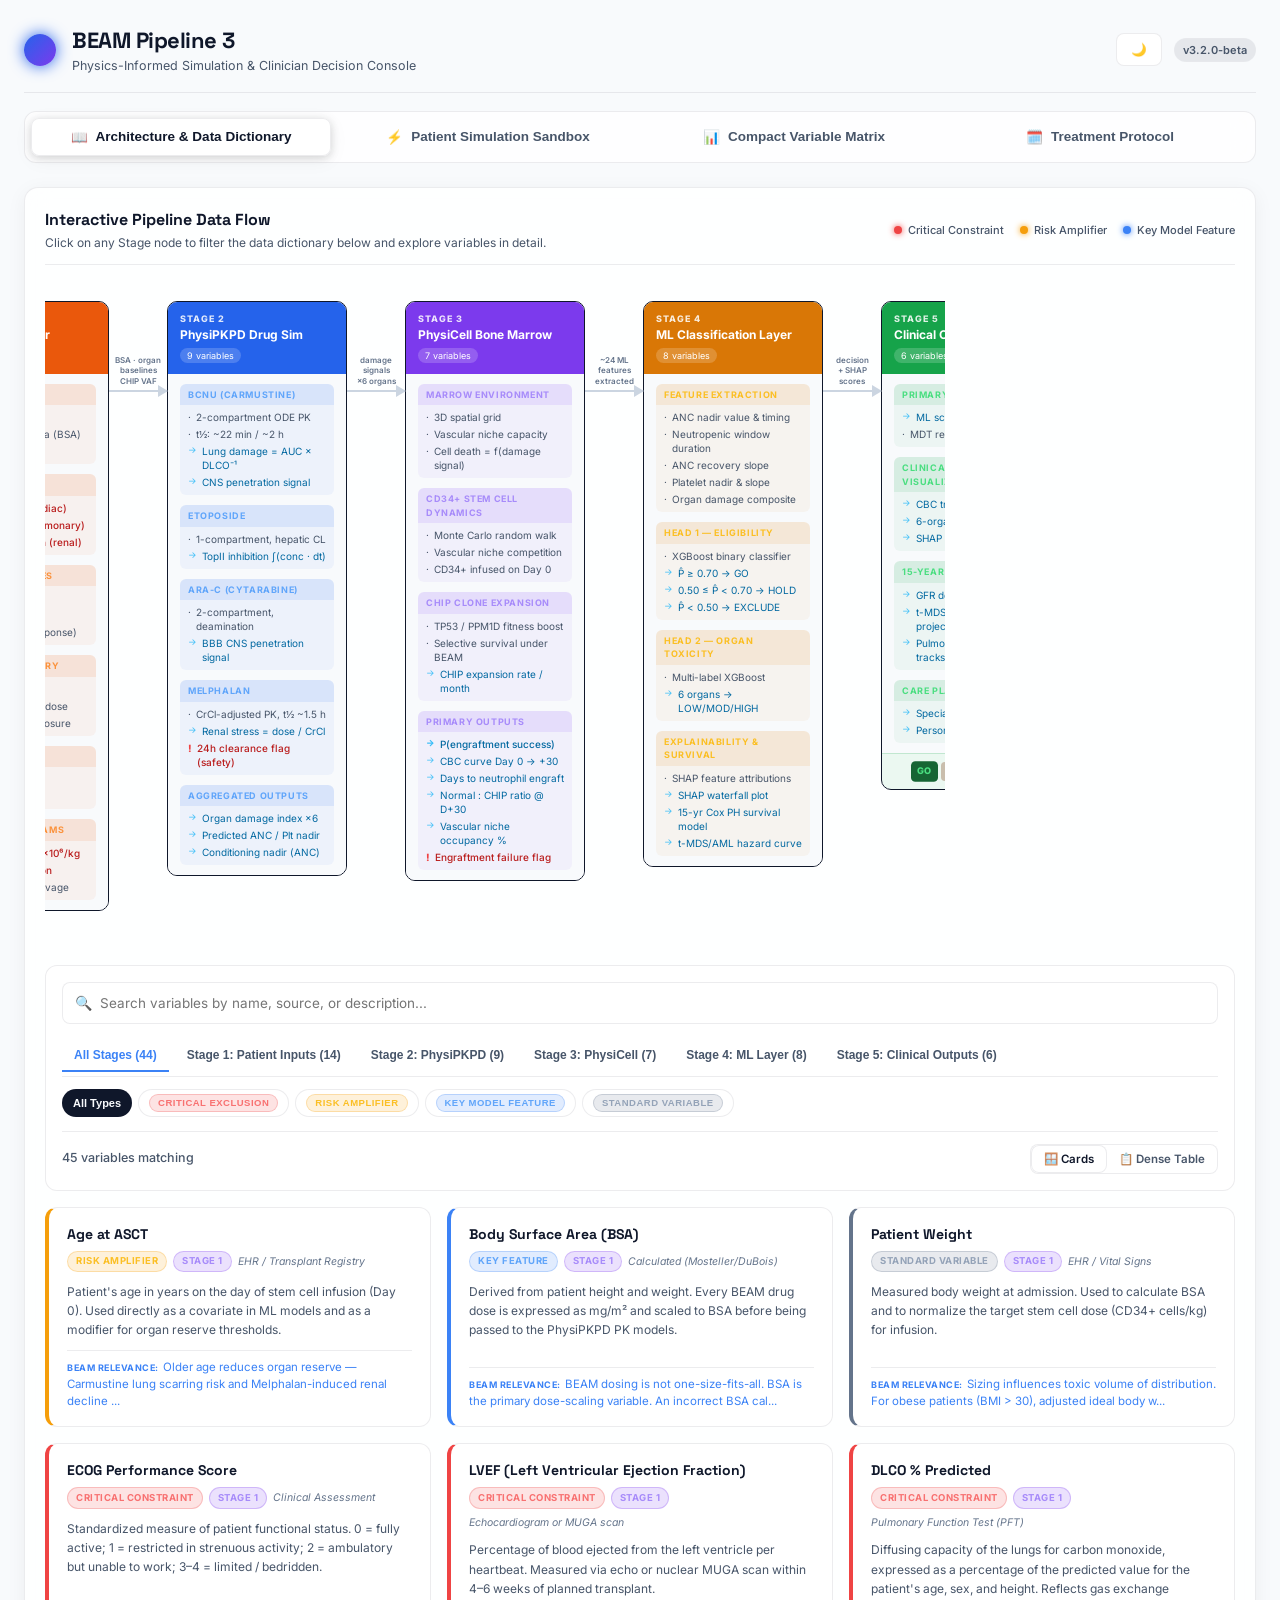
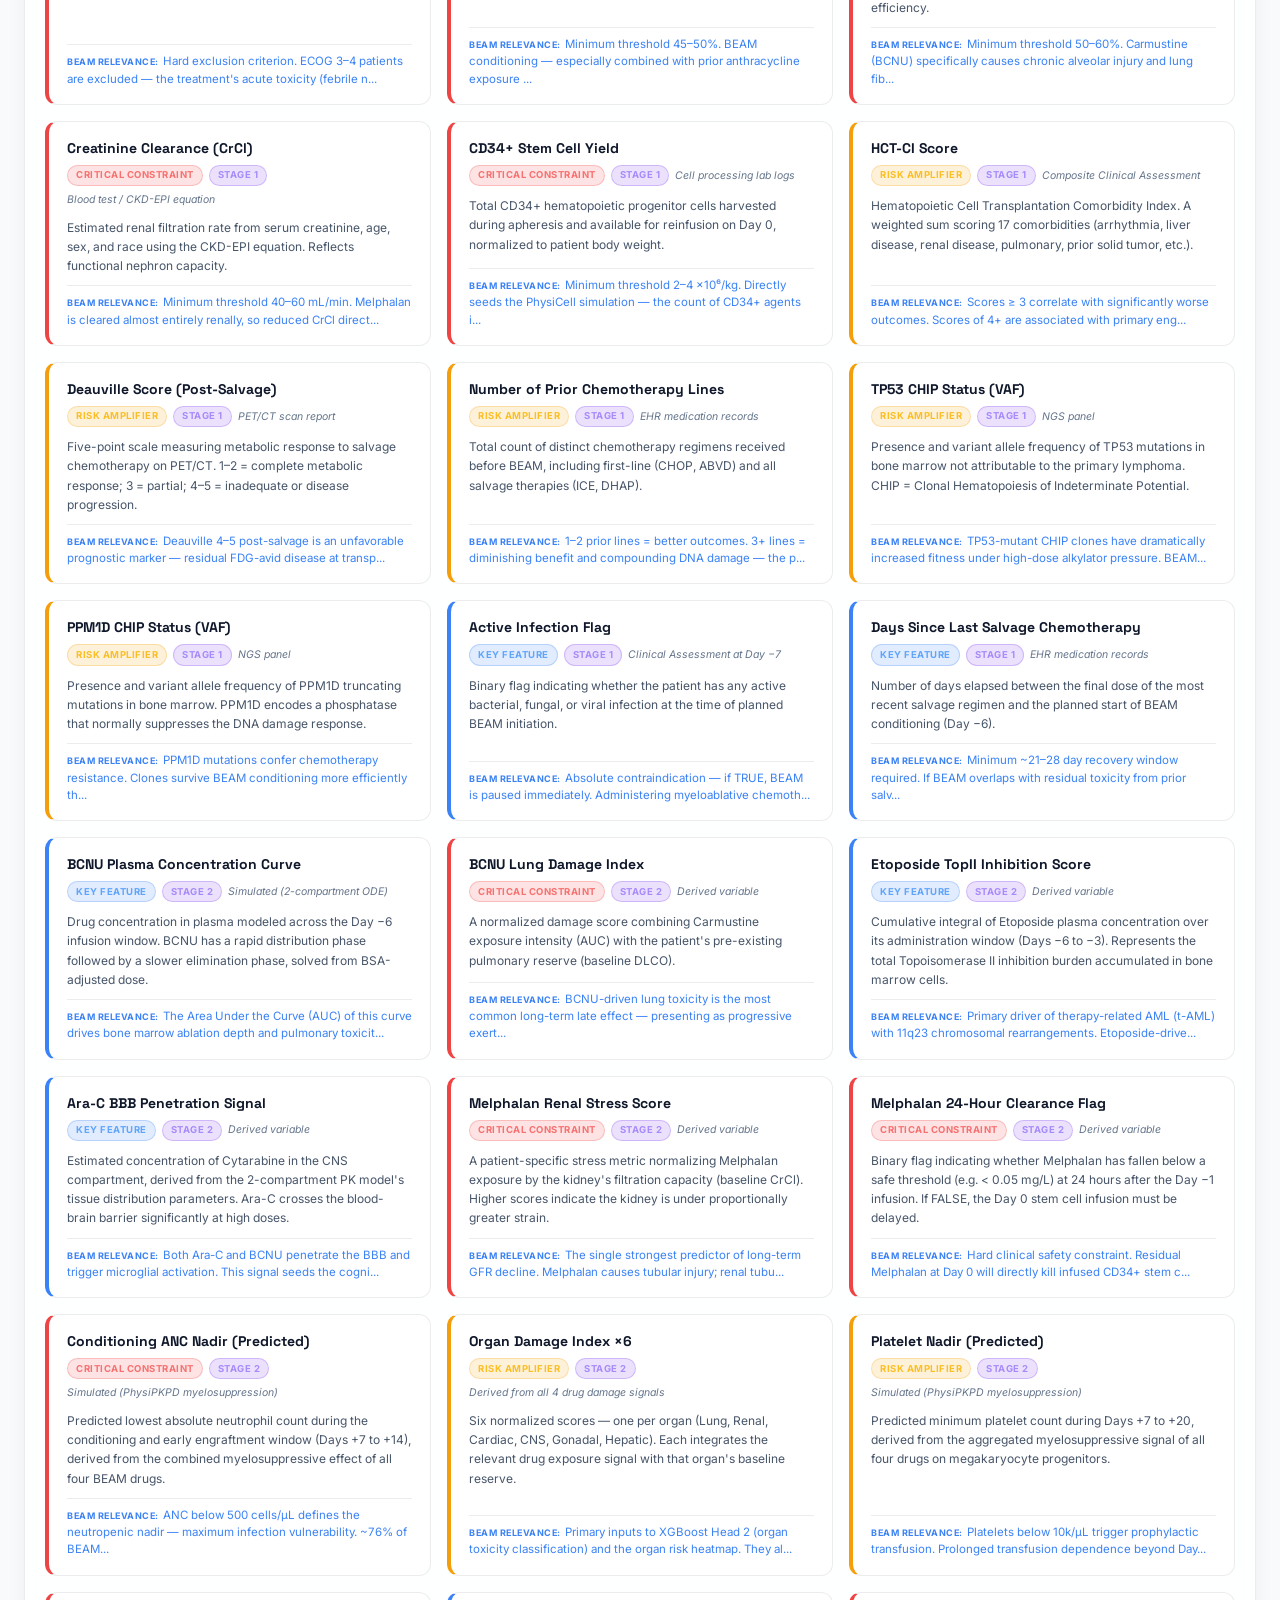
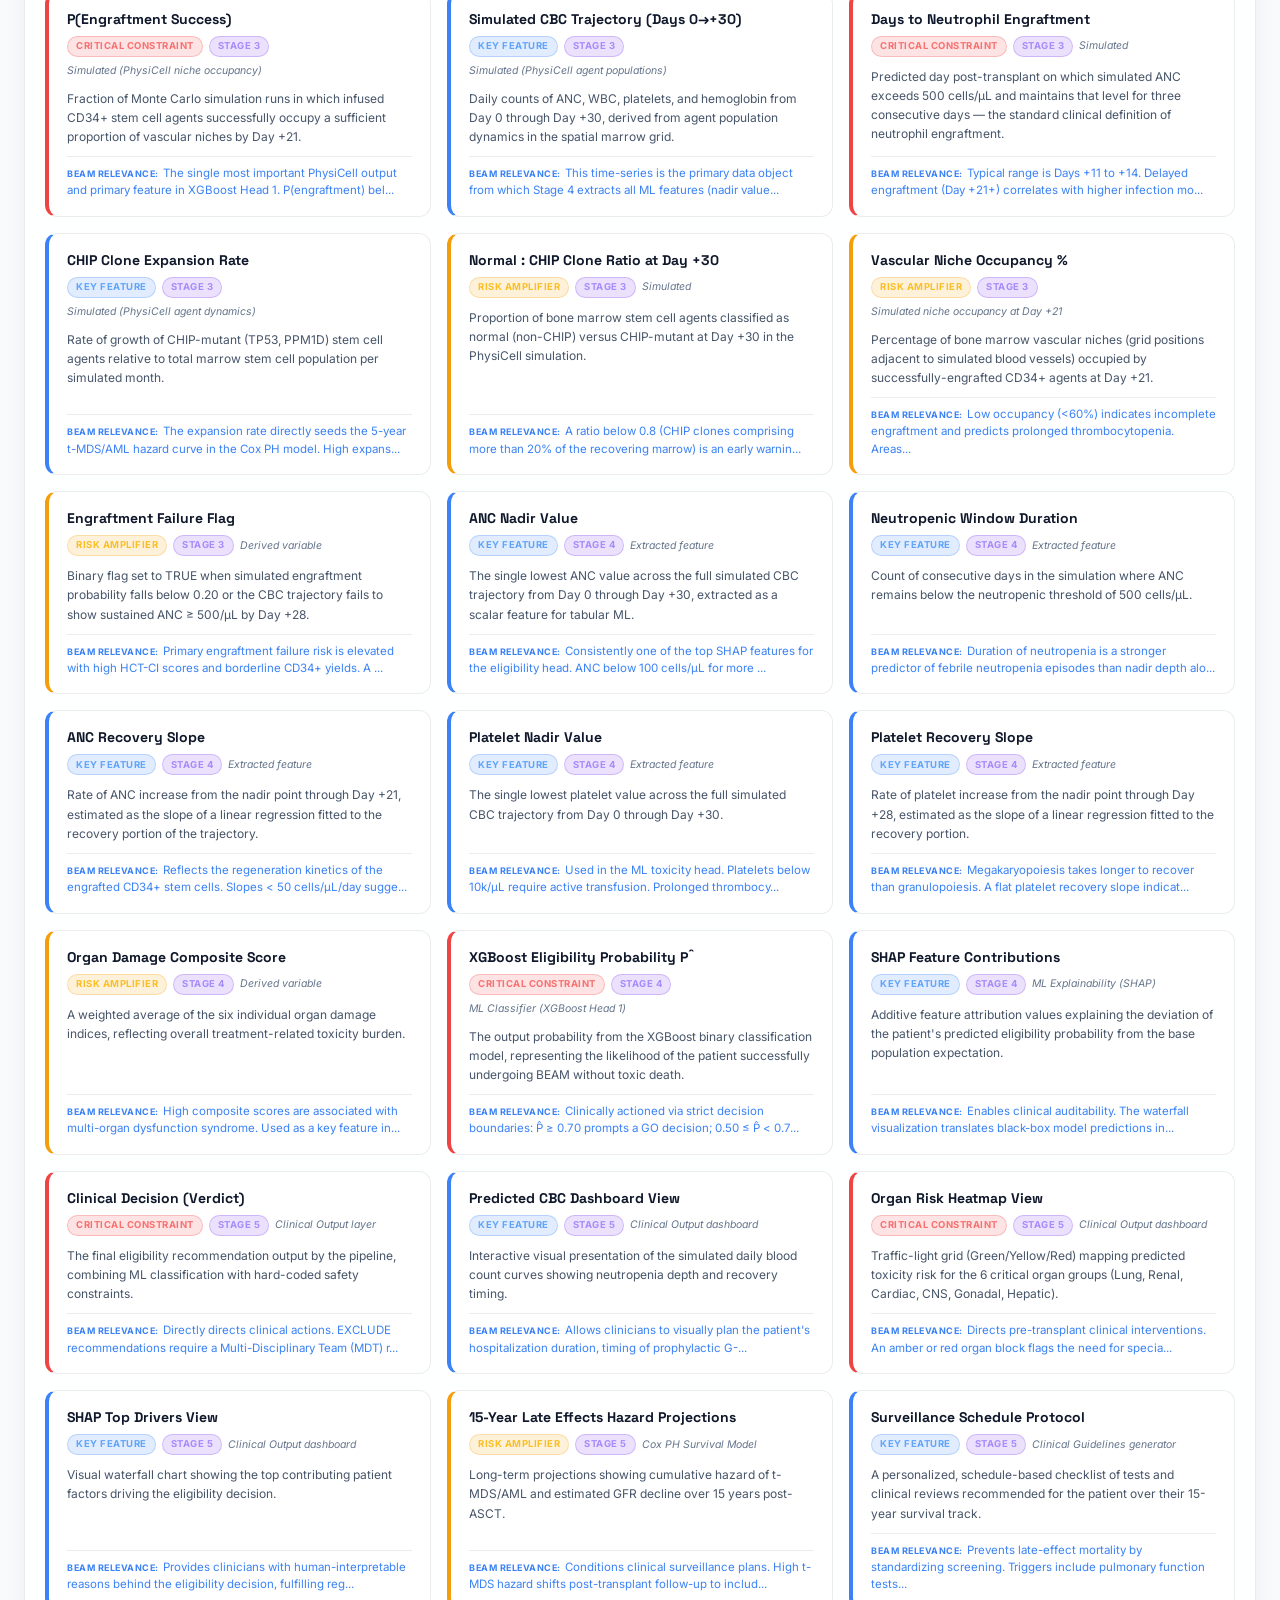
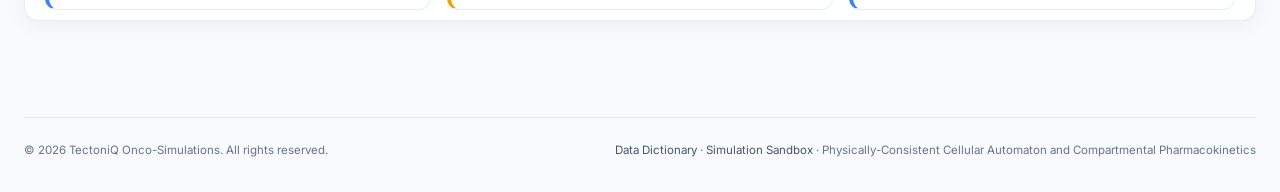
<file: PipelinesWeek2/index.html>
<!DOCTYPE html>
<html lang="en">
<head>
  <meta charset="UTF-8">
  <meta name="viewport" content="width=device-width, initial-scale=1.0">
  <title>BEAM Pipeline 3 — Interactive Architecture & Data Sandbox</title>
  <link rel="stylesheet" href="styles.css">
  <!-- Google Fonts: Inter & Space Grotesk -->
  <link rel="preconnect" href="https://fonts.googleapis.com">
  <link rel="preconnect" href="https://fonts.gstatic.com" crossorigin>
  <link href="https://fonts.googleapis.com/css2?family=Inter:wght@300;400;500;600;700;800&family=Space+Grotesk:wght@500;700&display=swap" rel="stylesheet">
</head>
<body>
  <div class="app-container">
    <!-- Header -->
    <header class="app-header">
      <div class="header-brand">
        <div class="logo-orb"></div>
        <div>
          <h1>BEAM Pipeline 3</h1>
          <p class="subtitle">Physics-Informed Simulation & Clinician Decision Console</p>
        </div>
      </div>
      <div class="header-actions">
        <button id="theme-toggle" class="btn btn-secondary" aria-label="Toggle theme">
          <span class="icon-sun">☀️</span>
          <span class="icon-moon">🌙</span>
        </button>
        <div class="version-tag">v3.2.0-beta</div>
      </div>
    </header>

    <!-- Main Navigation Tabs -->
    <nav class="main-nav">
      <button class="nav-tab active" data-tab="arch-dictionary">
        <span class="tab-icon">📖</span> Architecture & Data Dictionary
      </button>
      <button class="nav-tab" data-tab="sandbox">
        <span class="tab-icon">⚡</span> Patient Simulation Sandbox
      </button>
      <button class="nav-tab" data-tab="dense-grid">
        <span class="tab-icon">📊</span> Compact Variable Matrix
      </button>
      <button class="nav-tab" data-tab="protocol">
        <span class="tab-icon">🗓️</span> Treatment Protocol
      </button>
    </nav>

    <!-- Main Content Area -->
    <main class="app-main">
      
      <!-- TAB 1: ARCHITECTURE & DICTIONARY -->
      <section id="tab-arch-dictionary" class="tab-panel active">
        <!-- Interactive Architecture Diagram -->
        <div class="card arch-card">
          <div class="card-header">
            <div>
              <h3>Interactive Pipeline Data Flow</h3>
              <p class="card-subtitle">Click on any Stage node to filter the data dictionary below and explore variables in detail.</p>
            </div>
            <div class="badge-legend">
              <span class="dot-legend text-crit"><span class="dot red"></span> Critical Constraint</span>
              <span class="dot-legend text-imp"><span class="dot amber"></span> Risk Amplifier</span>
              <span class="dot-legend text-key"><span class="dot blue"></span> Key Model Feature</span>
            </div>
          </div>
          <div class="card-body arch-svg-container" style="justify-content: flex-start; overflow-x: auto;">
            <div class="flow" id="interactive-flow-svg">

              <!-- ══ STAGE 1 ══ -->
              <div class="stage s1 svg-stage" data-stage="0">
                <div class="stage-header">
                  <div class="stage-num">Stage 1</div>
                  <div class="stage-title">Patient Input Layer</div>
                  <span class="var-count">14 variables</span>
                </div>
                <div class="stage-body">
                  <div class="section-block">
                    <div class="section-title">Demographics</div>
                    <div class="section-items">
                      <div class="item">Age at ASCT</div>
                      <div class="item">Body Surface Area (BSA)</div>
                      <div class="item">Weight</div>
                    </div>
                  </div>
                  <div class="section-block">
                    <div class="section-title">Organ Reserves</div>
                    <div class="section-items">
                      <div class="item critical">LVEF ≥ 45% (cardiac)</div>
                      <div class="item critical">DLCO ≥ 50% (pulmonary)</div>
                      <div class="item critical">CrCl ≥ 40 mL/min (renal)</div>
                    </div>
                  </div>
                  <div class="section-block">
                    <div class="section-title">Eligibility Scores</div>
                    <div class="section-items">
                      <div class="item critical">ECOG ≤ 2</div>
                      <div class="item">HCT-CI score</div>
                      <div class="item">Deauville (PET response)</div>
                    </div>
                  </div>
                  <div class="section-block">
                    <div class="section-title">Treatment History</div>
                    <div class="section-items">
                      <div class="item">Prior chemo lines</div>
                      <div class="item">Alkylator / TopII Σ dose</div>
                      <div class="item">Anthracycline exposure</div>
                    </div>
                  </div>
                  <div class="section-block">
                    <div class="section-title">Genomics (NGS)</div>
                    <div class="section-items">
                      <div class="item">TP53 CHIP VAF</div>
                      <div class="item">PPM1D CHIP VAF</div>
                    </div>
                  </div>
                  <div class="section-block">
                    <div class="section-title">Transplant Params</div>
                    <div class="section-items">
                      <div class="item critical">CD34+ yield ≥ 2 ×10⁶/kg</div>
                      <div class="item critical">No active infection</div>
                      <div class="item">Days since last salvage</div>
                    </div>
                  </div>
                </div>
              </div>

              <!-- ── Arrow 1→2 ── -->
              <div class="connector">
                <div class="arrow-label">BSA · organ<br>baselines<br>CHIP VAF</div>
                <div class="arrow-line"></div>
              </div>

              <!-- ══ STAGE 2 ══ -->
              <div class="stage s2 svg-stage" data-stage="1">
                <div class="stage-header">
                  <div class="stage-num">Stage 2</div>
                  <div class="stage-title">PhysiPKPD Drug Sim</div>
                  <span class="var-count">9 variables</span>
                </div>
                <div class="stage-body">
                  <div class="section-block">
                    <div class="section-title">BCNU (Carmustine)</div>
                    <div class="section-items">
                      <div class="item">2-compartment ODE PK</div>
                      <div class="item">t½: ~22 min / ~2 h</div>
                      <div class="item output">Lung damage = AUC × DLCO⁻¹</div>
                      <div class="item output">CNS penetration signal</div>
                    </div>
                  </div>
                  <div class="section-block">
                    <div class="section-title">Etoposide</div>
                    <div class="section-items">
                      <div class="item">1-compartment, hepatic CL</div>
                      <div class="item output">TopII inhibition ∫(conc · dt)</div>
                    </div>
                  </div>
                  <div class="section-block">
                    <div class="section-title">Ara-C (Cytarabine)</div>
                    <div class="section-items">
                      <div class="item">2-compartment, deamination</div>
                      <div class="item output">BBB CNS penetration signal</div>
                    </div>
                  </div>
                  <div class="section-block">
                    <div class="section-title">Melphalan</div>
                    <div class="section-items">
                      <div class="item">CrCl-adjusted PK, t½ ~1.5 h</div>
                      <div class="item output">Renal stress = dose / CrCl</div>
                      <div class="item critical">24h clearance flag (safety)</div>
                    </div>
                  </div>
                  <div class="section-block">
                    <div class="section-title">Aggregated Outputs</div>
                    <div class="section-items">
                      <div class="item output">Organ damage index ×6</div>
                      <div class="item output">Predicted ANC / Plt nadir</div>
                      <div class="item output">Conditioning nadir (ANC)</div>
                    </div>
                  </div>
                </div>
              </div>

              <!-- ── Arrow 2→3 ── -->
              <div class="connector">
                <div class="arrow-label">damage<br>signals<br>×6 organs</div>
                <div class="arrow-line"></div>
              </div>

              <!-- ══ STAGE 3 ══ -->
              <div class="stage s3 svg-stage" data-stage="2">
                <div class="stage-header">
                  <div class="stage-num">Stage 3</div>
                  <div class="stage-title">PhysiCell Bone Marrow</div>
                  <span class="var-count">7 variables</span>
                </div>
                <div class="stage-body">
                  <div class="section-block">
                    <div class="section-title">Marrow Environment</div>
                    <div class="section-items">
                      <div class="item">3D spatial grid</div>
                      <div class="item">Vascular niche capacity</div>
                      <div class="item">Cell death = f(damage signal)</div>
                    </div>
                  </div>
                  <div class="section-block">
                    <div class="section-title">CD34+ Stem Cell Dynamics</div>
                    <div class="section-items">
                      <div class="item">Monte Carlo random walk</div>
                      <div class="item">Vascular niche competition</div>
                      <div class="item">CD34+ infused on Day 0</div>
                    </div>
                  </div>
                  <div class="section-block">
                    <div class="section-title">CHIP Clone Expansion</div>
                    <div class="section-items">
                      <div class="item">TP53 / PPM1D fitness boost</div>
                      <div class="item">Selective survival under BEAM</div>
                      <div class="item output">CHIP expansion rate / month</div>
                    </div>
                  </div>
                  <div class="section-block">
                    <div class="section-title">Primary Outputs</div>
                    <div class="section-items">
                      <div class="item output critical">P(engraftment success)</div>
                      <div class="item output">CBC curve Day 0 → +30</div>
                      <div class="item output">Days to neutrophil engraft</div>
                      <div class="item output">Normal : CHIP ratio @ D+30</div>
                      <div class="item output">Vascular niche occupancy %</div>
                      <div class="item critical">Engraftment failure flag</div>
                    </div>
                  </div>
                </div>
              </div>

              <!-- ── Arrow 3→4 ── -->
              <div class="connector">
                <div class="arrow-label">~24 ML<br>features<br>extracted</div>
                <div class="arrow-line"></div>
              </div>

              <!-- ══ STAGE 4 ══ -->
              <div class="stage s4 svg-stage" data-stage="3">
                <div class="stage-header">
                  <div class="stage-num">Stage 4</div>
                  <div class="stage-title">ML Classification Layer</div>
                  <span class="var-count">8 variables</span>
                </div>
                <div class="stage-body">
                  <div class="section-block">
                    <div class="section-title">Feature Extraction</div>
                    <div class="section-items">
                      <div class="item">ANC nadir value &amp; timing</div>
                      <div class="item">Neutropenic window duration</div>
                      <div class="item">ANC recovery slope</div>
                      <div class="item">Platelet nadir &amp; slope</div>
                      <div class="item">Organ damage composite</div>
                    </div>
                  </div>
                  <div class="section-block">
                    <div class="section-title">Head 1 — Eligibility</div>
                    <div class="section-items">
                      <div class="item">XGBoost binary classifier</div>
                      <div class="item output">P̂ ≥ 0.70 → GO</div>
                      <div class="item output">0.50 ≤ P̂ &lt; 0.70 → HOLD</div>
                      <div class="item output">P̂ &lt; 0.50 → EXCLUDE</div>
                    </div>
                  </div>
                  <div class="section-block">
                    <div class="section-title">Head 2 — Organ Toxicity</div>
                    <div class="section-items">
                      <div class="item">Multi-label XGBoost</div>
                      <div class="item output">6 organs → LOW/MOD/HIGH</div>
                    </div>
                  </div>
                  <div class="section-block">
                    <div class="section-title">Explainability &amp; Survival</div>
                    <div class="section-items">
                      <div class="item">SHAP feature attributions</div>
                      <div class="item output">SHAP waterfall plot</div>
                      <div class="item output">15-yr Cox PH survival model</div>
                      <div class="item output">t-MDS/AML hazard curve</div>
                    </div>
                  </div>
                </div>
              </div>

              <!-- ── Arrow 4→5 ── -->
              <div class="connector">
                <div class="arrow-label">decision<br>+ SHAP<br>scores</div>
                <div class="arrow-line"></div>
              </div>

              <!-- ══ STAGE 5 ══ -->
              <div class="stage s5 svg-stage" data-stage="4">
                <div class="stage-header">
                  <div class="stage-num">Stage 5</div>
                  <div class="stage-title">Clinical Output</div>
                  <span class="var-count">6 variables</span>
                </div>
                <div class="stage-body">
                  <div class="section-block">
                    <div class="section-title">Primary Verdict</div>
                    <div class="section-items">
                      <div class="item output">ML score + safety rules</div>
                      <div class="item">MDT review if EXCLUDE</div>
                    </div>
                  </div>
                  <div class="section-block">
                    <div class="section-title">Clinical Visualizations</div>
                    <div class="section-items">
                      <div class="item output">CBC trajectory D0→+30</div>
                      <div class="item output">6-organ risk heatmap</div>
                      <div class="item output">SHAP waterfall dashboard</div>
                    </div>
                  </div>
                  <div class="section-block">
                    <div class="section-title">15-Year Late Effects</div>
                    <div class="section-items">
                      <div class="item output">GFR decline trajectory</div>
                      <div class="item output">t-MDS/AML hazard projection</div>
                      <div class="item output">Pulmonary &amp; cardiac tracks</div>
                    </div>
                  </div>
                  <div class="section-block">
                    <div class="section-title">Care Plan</div>
                    <div class="section-items">
                      <div class="item output">Specialist referral triggers</div>
                      <div class="item output">Personalized surveillance</div>
                    </div>
                  </div>
                </div>
                <div class="decision-chips">
                  <span class="chip chip-go">GO</span>
                  <span class="chip chip-hold">HOLD</span>
                  <span class="chip chip-exclude">EXCLUDE</span>
                </div>
              </div>

            </div>

        </div>

        <!-- Dictionary Filters & Grid -->
        <div class="dictionary-section">
          <div class="dictionary-header card-panel">
            <div class="search-wrap">
              <span class="search-icon">🔍</span>
              <input type="text" id="dict-search" placeholder="Search variables by name, source, or description..." autocomplete="off">
              <button id="clear-search" class="btn btn-icon" style="display:none;">✕</button>
            </div>
            
            <div class="dict-filters">
              <div class="stage-tabs-scroll">
                <button class="stage-tab active" data-stage="all">All Stages (44)</button>
                <button class="stage-tab" data-stage="0">Stage 1: Patient Inputs (14)</button>
                <button class="stage-tab" data-stage="1">Stage 2: PhysiPKPD (9)</button>
                <button class="stage-tab" data-stage="2">Stage 3: PhysiCell (7)</button>
                <button class="stage-tab" data-stage="3">Stage 4: ML Layer (8)</button>
                <button class="stage-tab" data-stage="4">Stage 5: Clinical Outputs (6)</button>
              </div>

              <div class="filter-group-tags">
                <button class="tag-filter active" data-filter="all">All Types</button>
                <button class="tag-filter" data-filter="crit"><span class="badge br">Critical Exclusion</span></button>
                <button class="tag-filter" data-filter="imp"><span class="badge bo">Risk Amplifier</span></button>
                <button class="tag-filter" data-filter="key"><span class="badge bc">Key Model Feature</span></button>
                <button class="tag-filter" data-filter="neutral"><span class="badge bk">Standard Variable</span></button>
              </div>
            </div>

            <div class="view-controls">
              <div class="results-count"><span id="filtered-count">44</span> variables matching</div>
              <div class="toggle-view-buttons">
                <button class="btn btn-view active" id="btn-view-cards" aria-label="Card view">🪟 Cards</button>
                <button class="btn btn-view" id="btn-view-table" aria-label="Table view">📋 Dense Table</button>
              </div>
            </div>
          </div>

          <div id="dict-stage-intro" class="stage-intro-banner">
            <!-- Dynamically populated stage description -->
          </div>

          <!-- Variable Container (Cards View) -->
          <div id="dict-cards-grid" class="vgrid">
            <!-- Dynamically populated cards -->
          </div>

          <!-- Variable Container (Table View - Hidden by default) -->
          <div id="dict-table-container" class="table-container-wrap" style="display:none;">
            <table class="dense-table">
              <thead>
                <tr>
                  <th>Variable Name</th>
                  <th>Stage</th>
                  <th>Type & Range</th>
                  <th>Source</th>
                  <th>Clinical Significance</th>
                </tr>
              </thead>
              <tbody id="dict-table-body">
                <!-- Dynamically populated rows -->
              </tbody>
            </table>
          </div>
        </div>
      </section>

      <!-- TAB 2: PATIENT SIMULATION SANDBOX -->
      <section id="tab-sandbox" class="tab-panel">
        <div class="sandbox-layout">
          <!-- Sandbox Controls (Left Panel) -->
          <aside class="sandbox-controls card">
            <div class="card-header">
              <h3>Patient Parameters</h3>
              <button id="reset-sandbox" class="btn btn-secondary btn-sm">Reset to Baseline</button>
            </div>
            <div class="card-body controls-scroll-wrapper">
              
              <!-- Category: Demographics -->
              <div class="control-group">
                <div class="group-title">Demographics & Sizing</div>
                <div class="slider-row">
                  <div class="slider-labels">
                    <span class="slider-name" data-var="age">Age at ASCT</span>
                    <span class="slider-val" id="val-age">55 yrs</span>
                  </div>
                  <input type="range" class="param-slider" id="slider-age" min="18" max="85" value="55" step="1">
                </div>
                <div class="slider-row">
                  <div class="slider-labels">
                    <span class="slider-name" data-var="bsa">Body Surface Area (BSA)</span>
                    <span class="slider-val" id="val-bsa">1.85 m²</span>
                  </div>
                  <input type="range" class="param-slider" id="slider-bsa" min="1.2" max="2.6" value="1.85" step="0.05">
                </div>
              </div>

              <!-- Category: Organ Reserves -->
              <div class="control-group">
                <div class="group-title">Organ Reserves</div>
                <div class="slider-row">
                  <div class="slider-labels">
                    <span class="slider-name text-crit" data-var="lvef">LVEF % (Cardiac)</span>
                    <span class="slider-val" id="val-lvef">55%</span>
                  </div>
                  <input type="range" class="param-slider" id="slider-lvef" min="25" max="75" value="55" step="1">
                </div>
                <div class="slider-row">
                  <div class="slider-labels">
                    <span class="slider-name text-crit" data-var="dlco">DLCO % predicted (Pulmonary)</span>
                    <span class="slider-val" id="val-dlco">75%</span>
                  </div>
                  <input type="range" class="param-slider" id="slider-dlco" min="20" max="110" value="75" step="1">
                </div>
                <div class="slider-row">
                  <div class="slider-labels">
                    <span class="slider-name text-crit" data-var="crcl">Creatinine Clearance (CrCl)</span>
                    <span class="slider-val" id="val-crcl">85 mL/min</span>
                  </div>
                  <input type="range" class="param-slider" id="slider-crcl" min="15" max="150" value="85" step="1">
                </div>
              </div>

              <!-- Category: Scores & History -->
              <div class="control-group">
                <div class="group-title">Scores & Prior Exposure</div>
                <div class="slider-row">
                  <div class="slider-labels">
                    <span class="slider-name text-crit" data-var="ecog">ECOG Score</span>
                    <span class="slider-val" id="val-ecog">1</span>
                  </div>
                  <input type="range" class="param-slider" id="slider-ecog" min="0" max="4" value="1" step="1">
                </div>
                <div class="slider-row">
                  <div class="slider-labels">
                    <span class="slider-name" data-var="hct_ci">HCT-CI Score</span>
                    <span class="slider-val" id="val-hct_ci">2</span>
                  </div>
                  <input type="range" class="param-slider" id="slider-hct_ci" min="0" max="10" value="2" step="1">
                </div>
                <div class="slider-row">
                  <div class="slider-labels">
                    <span class="slider-name" data-var="chemo_lines">Prior Chemotherapy Lines</span>
                    <span class="slider-val" id="val-chemo_lines">2</span>
                  </div>
                  <input type="range" class="param-slider" id="slider-chemo_lines" min="1" max="6" value="2" step="1">
                </div>
              </div>

              <!-- Category: Genomics & Transplant -->
              <div class="control-group">
                <div class="group-title">Genomics & Transplant Parameters</div>
                <div class="slider-row">
                  <div class="slider-labels">
                    <span class="slider-name text-crit" data-var="cd34">CD34+ Cell Yield</span>
                    <span class="slider-val" id="val-cd34">4.2 ×10⁶/kg</span>
                  </div>
                  <input type="range" class="param-slider" id="slider-cd34" min="1.0" max="10.0" value="4.2" step="0.1">
                </div>
                <div class="slider-row">
                  <div class="slider-labels">
                    <span class="slider-name" data-var="tp53">TP53 VAF (CHIP Mutant)</span>
                    <span class="slider-val" id="val-tp53">0.0%</span>
                  </div>
                  <input type="range" class="param-slider" id="slider-tp53" min="0.0" max="25.0" value="0.0" step="0.5">
                </div>
                <div class="slider-row">
                  <div class="slider-labels">
                    <span class="slider-name" data-var="ppm1d">PPM1D VAF (CHIP Mutant)</span>
                    <span class="slider-val" id="val-ppm1d">0.0%</span>
                  </div>
                  <input type="range" class="param-slider" id="slider-ppm1d" min="0.0" max="25.0" value="0.0" step="0.5">
                </div>
                
                <div class="checkbox-row">
                  <label class="control-checkbox-label" data-var="infection">
                    <input type="checkbox" id="check-infection">
                    <span class="checkbox-custom"></span>
                    <span class="checkbox-text">Active Infection Flag (Day -7)</span>
                  </label>
                </div>
                
                <div class="slider-row">
                  <div class="slider-labels">
                    <span class="slider-name" data-var="salvage_days">Days Since Last Salvage</span>
                    <span class="slider-val" id="val-salvage_days">30 days</span>
                  </div>
                  <input type="range" class="param-slider" id="slider-salvage_days" min="7" max="90" value="30" step="1">
                </div>
              </div>

            </div>
          </aside>

          <!-- Sandbox Visualizer Outputs (Right Panel) -->
          <article class="sandbox-outputs">
            <!-- Sandbox Header: Active Clinical Verdict -->
            <div class="card verdict-card decision-go" id="verdict-banner">
              <div class="verdict-header-wrap">
                <div class="verdict-pill" id="verdict-badge">GO (BEAM ELIGIBLE)</div>
                <div class="verdict-score">Probability of Engraftment: <strong id="verdict-engraft-prob">94.8%</strong></div>
              </div>
              <div class="verdict-explanation" id="verdict-rationale">
                Patient is eligible for standard myeloablative BEAM conditioning. Organ reserves and performance score are within safe limits.
              </div>
            </div>

            <!-- Sub-tabs for Simulation Outputs -->
            <div class="output-tabs-container">
              <div class="output-tabs">
                <button class="out-tab active" data-out="out-pk">Stage 2: PK Concentration Curves</button>
                <button class="out-tab" data-out="out-marrow">Stage 3: Spatial Bone Marrow Grid</button>
                <button class="out-tab" data-out="out-shap">Stage 4: SHAP Explainability Waterfall</button>
                <button class="out-tab" data-out="out-clinical">Stage 5: Clinical Prediction Board</button>
              </div>
            </div>

            <div class="out-panel active" id="out-pk">
              <div class="visualizer-grid-2">
                <div class="visualizer-subcard">
                  <div class="subcard-header">BCNU (Carmustine) &amp; Etoposide PK</div>
                  <div class="chart-container" id="chart-pk-bcnu-etop">
                    <svg viewBox="0 0 400 220" id="svg-pk-1" class="sim-chart-svg"></svg>
                  </div>
                  <div class="chart-legend-center">
                    <span class="legend-item"><span class="line-color" style="background:#ea580c;"></span> BCNU (Plasma)</span>
                    <span class="legend-item"><span class="line-color" style="background:#f59e0b;"></span> Etoposide (Plasma)</span>
                  </div>
                </div>
                <div class="visualizer-subcard">
                  <div class="subcard-header">Ara-C (Cytarabine) &amp; Melphalan PK</div>
                  <div class="chart-container" id="chart-pk-arac-melp">
                    <svg viewBox="0 0 400 220" id="svg-pk-2" class="sim-chart-svg"></svg>
                  </div>
                  <div class="chart-legend-center">
                    <span class="legend-item"><span class="line-color" style="background:#3b82f6;"></span> Ara-C (Plasma)</span>
                    <span class="legend-item"><span class="line-color" style="background:#10b981;"></span> Melphalan (Plasma)</span>
                  </div>
                </div>
              </div>
              <div class="stage-metric-footer">
                <div class="footer-metric-card">
                  <div class="f-lbl">BCNU Lung Index</div>
                  <div class="f-val" id="lbl-lung-index">0.24</div>
                </div>
                <div class="footer-metric-card">
                  <div class="f-lbl">Etoposide TopII Score</div>
                  <div class="f-val" id="lbl-top2-score">8.2</div>
                </div>
                <div class="footer-metric-card">
                  <div class="f-lbl">Melphalan Renal Stress</div>
                  <div class="f-val" id="lbl-renal-stress">1.1</div>
                </div>
                <div class="footer-metric-card">
                  <div class="f-lbl">Melphalan 24h Clearance</div>
                  <div class="f-val text-success" id="lbl-melp-clearance">PASSED</div>
                </div>
              </div>
            </div>

            <!-- Spatial Niche Canvas Animation -->
            <div class="out-panel" id="out-marrow">
              <div class="canvas-panel-grid">
                <div class="canvas-wrap-box">
                  <div class="canvas-overlay-controls">
                    <button id="btn-marrow-play" class="btn btn-secondary btn-sm">▶ Run Simulation</button>
                    <button id="btn-marrow-reset" class="btn btn-secondary btn-sm">🔄 Reset Grid</button>
                    <span class="sim-day-lbl">Day: <strong id="marrow-day-val">0</strong></span>
                  </div>
                  <canvas id="marrow-canvas" width="400" height="240"></canvas>
                </div>
                <div class="canvas-description-box">
                  <h4>Spatial Niche Occupancy Simulation</h4>
                  <p>Stochastic Monte Carlo agent model simulating CD34+ cell homing (blue) and clonal hematopoiesis expansion (purple/red) in bone marrow vascular niches (green outlines).</p>
                  <ul class="sim-bullet-list">
                    <li><strong>Vessel Boundary Niche Capacity</strong>: Set by the patient's baseline marrow space and vascular health.</li>
                    <li><strong>Competitive Homing</strong>: normal CD34+ and CHIP clones compete for available niches.</li>
                    <li><strong>Drug Impact</strong>: High chemotherapy exposure decreases cell survival, opening up niches for clonal selective expansion.</li>
                  </ul>
                  <div class="niche-stats">
                    <div class="niche-stat-row"><span>Total Available Niches:</span> <strong id="val-total-niches">150</strong></div>
                    <div class="niche-stat-row"><span>Occupied Niches:</span> <strong id="val-occupied-niches">0</strong></div>
                    <div class="niche-stat-row"><span>Normal Cell Fraction:</span> <strong id="val-normal-cell-ratio">100%</strong></div>
                    <div class="niche-stat-row"><span>CHIP Clone Fraction:</span> <strong id="val-chip-cell-ratio">0%</strong></div>
                  </div>
                </div>
              </div>
            </div>

            <!-- SHAP Explainability -->
            <div class="out-panel" id="out-shap">
              <div class="visualizer-grid-2">
                <div class="visualizer-subcard">
                  <div class="subcard-header">XGBoost Eligibility Head — SHAP Waterfall</div>
                  <div class="chart-container" id="chart-shap-eligibility">
                    <svg viewBox="0 0 400 240" id="svg-shap-elig" class="sim-chart-svg"></svg>
                  </div>
                  <div class="chart-note">Positive SHAP values push towards Eligibility (GO), negative push towards Exclusion (HOLD/EXCLUDE).</div>
                </div>
                <div class="visualizer-subcard">
                  <div class="subcard-header">6-Organ Toxicity Risk Head (Multi-label)</div>
                  <div class="organ-heatmap-grid" id="organ-heatmap-elements">
                    <!-- Dynamic rendering of organ risk blocks -->
                    <div class="organ-block risk-low" data-organ="lung">
                      <div class="organ-name">Lung</div>
                      <div class="organ-score">LOW RISK</div>
                    </div>
                    <div class="organ-block risk-low" data-organ="renal">
                      <div class="organ-name">Renal</div>
                      <div class="organ-score">LOW RISK</div>
                    </div>
                    <div class="organ-block risk-low" data-organ="cardiac">
                      <div class="organ-name">Cardiac</div>
                      <div class="organ-score">LOW RISK</div>
                    </div>
                    <div class="organ-block risk-low" data-organ="cns">
                      <div class="organ-name">CNS</div>
                      <div class="organ-score">LOW RISK</div>
                    </div>
                    <div class="organ-block risk-low" data-organ="gonadal">
                      <div class="organ-name">Gonadal</div>
                      <div class="organ-score">LOW RISK</div>
                    </div>
                    <div class="organ-block risk-low" data-organ="hepatic">
                      <div class="organ-name">Hepatic</div>
                      <div class="organ-score">LOW RISK</div>
                    </div>
                  </div>
                  <div class="chart-note">Risk thresholds are modeled based on baseline organ reserve and peak drug exposure.</div>
                </div>
              </div>
            </div>

            <!-- Stage 5 Clinical Predictions -->
            <div class="out-panel" id="out-clinical">
              <div class="visualizer-grid-2">
                <div class="visualizer-subcard">
                  <div class="subcard-header">Simulated CBC Trajectory (Day 0 to +30)</div>
                  <div class="chart-container" id="chart-cbc-trajectory">
                    <svg viewBox="0 0 400 220" id="svg-cbc" class="sim-chart-svg"></svg>
                  </div>
                  <div class="chart-legend-center">
                    <span class="legend-item"><span class="line-color" style="background:#10b981;"></span> ANC (x100 cells/µL)</span>
                    <span class="legend-item"><span class="line-color" style="background:#f59e0b;"></span> Platelets (k/µL)</span>
                  </div>
                </div>
                <div class="visualizer-subcard">
                  <div class="subcard-header">15-Year Late Effects Projections</div>
                  <div class="chart-container" id="chart-late-effects">
                    <svg viewBox="0 0 400 220" id="svg-late" class="sim-chart-svg"></svg>
                  </div>
                  <div class="chart-legend-center">
                    <span class="legend-item"><span class="line-color" style="background:#ef4444;"></span> Cum. t-MDS/AML Hazard %</span>
                    <span class="legend-item"><span class="line-color" style="background:#3b82f6;"></span> Estimated GFR Decline %</span>
                  </div>
                </div>
              </div>
              <div class="stage-metric-footer clinical-care-tips">
                <div class="care-plan-item" id="care-neutropenia-window">
                  <span class="care-icon">🛡️</span>
                  <div>
                    <strong>Predicted Neutropenia Nadir Window</strong>
                    <p id="lbl-neutropenia-window">Days +6 to +13 (7 days duration)</p>
                  </div>
                </div>
                <div class="care-plan-item" id="care-surveillance">
                  <span class="care-icon">📋</span>
                  <div>
                    <strong>15-Year Surveillance Focus</strong>
                    <p id="lbl-surveillance-focus">Routine monitoring. No immediate risk signals.</p>
                  </div>
                </div>
              </div>
            </div>

          </article>
        </div>
      </section>

      <!-- TAB 3: DENSE COMPACT GRID MATRIX -->
      <section id="tab-dense-grid" class="tab-panel">
        <div class="card dense-grid-card">
          <div class="card-header">
            <div>
              <h3>Compact Variable Matrix Overview</h3>
              <p class="card-subtitle">Detailed sorting, filtering, and cross-comparison of the entire BEAM Pipeline 3 dataset.</p>
            </div>
            <div class="grid-table-controls">
              <button id="btn-export-csv" class="btn btn-secondary btn-sm">📥 Export CSV Data Dictionary</button>
            </div>
          </div>
          <div class="card-body">
            <div class="search-filter-compact-row">
              <input type="text" id="compact-search" placeholder="Type name, stage, or source to filter..." class="compact-search-input">
              <select id="compact-stage-filter" class="compact-select">
                <option value="all">All Stages</option>
                <option value="0">Stage 1: Patient Input</option>
                <option value="1">Stage 2: PhysiPKPD</option>
                <option value="2">Stage 3: PhysiCell</option>
                <option value="3">Stage 4: ML Layer</option>
                <option value="4">Stage 5: Clinical Output</option>
              </select>
              <select id="compact-type-filter" class="compact-select">
                <option value="all">All Types</option>
                <option value="crit">Critical Constraint</option>
                <option value="imp">Risk Amplifier</option>
                <option value="key">Key Model Feature</option>
                <option value="neutral">Standard Variable</option>
              </select>
            </div>
            
            <div class="table-container-wrap">
              <table class="dense-table matrix-table" id="matrix-table">
                <thead>
                  <tr>
                    <th data-sort="name" class="sortable asc">Variable Name <span class="sort-icon">▲</span></th>
                    <th data-sort="stage" class="sortable">Pipeline Stage <span class="sort-icon">↕</span></th>
                    <th data-sort="type" class="sortable">Classification <span class="sort-icon">↕</span></th>
                    <th>Data Type / Range</th>
                    <th>Source System / Model</th>
                    <th>Clinical Relevance (BEAM Conditioning)</th>
                  </tr>
                </thead>
                <tbody id="compact-table-body">
                  <!-- JS generated rows -->
                </tbody>
              </table>
            </div>
          </div>
        </div>
      </section>

    </main>

      <!-- TAB 4: TREATMENT PROTOCOL TIMELINE -->
      <section id="tab-protocol" class="tab-panel">

        <div class="card protocol-card">
          <div class="card-header">
            <div>
              <h3>BEAM Treatment Protocol Timeline</h3>
              <p class="card-subtitle">Day −6 through Day +30. Click any day node for drugs, patient-specific CTCAE toxicity grades, decision branches, and printable order sets.</p>
            </div>
            <div class="protocol-sync-badge">
              <span class="badge bc">⚡ Live — Synced with Sandbox</span>
              <span class="protocol-sync-note">Toxicity grades update with patient parameters</span>
            </div>
          </div>
          <div class="card-body">
            <div class="timeline-rail-wrap">
              <div class="timeline-rail" id="timeline-rail">
                <!-- JS rendered nodes -->
              </div>
            </div>
            <div class="timeline-detail-panel" id="timeline-detail-panel" style="display:none;">
              <!-- JS rendered detail panel -->
            </div>
          </div>
        </div>

        <!-- Mini-BEAM Alternative Pathway (shown when verdict is HOLD/EXCLUDE) -->
        <div id="mini-beam-section" class="card mini-beam-card" style="display:none;">
          <div class="card-header">
            <div>
              <h3>⚠️ Mini-BEAM Alternative Pathway</h3>
              <p class="card-subtitle">Current verdict is HOLD or EXCLUDE. Reduced-intensity conditioning option below.</p>
            </div>
          </div>
          <div class="card-body" id="mini-beam-body">
            <!-- JS rendered -->
          </div>
        </div>

      </section>

    <!-- App Footer -->
    <footer class="app-footer">
      <div class="footer-left">
        <p>&copy; 2026 TectoniQ Onco-Simulations. All rights reserved.</p>
      </div>
      <div class="footer-right">
        <a href="#dictionary" id="link-goto-dict">Data Dictionary</a> &middot;
        <a href="#sandbox" id="link-goto-sandbox">Simulation Sandbox</a> &middot;
        <span class="text-muted">Physically-Consistent Cellular Automaton and Compartmental Pharmacokinetics</span>
      </div>
    </footer>
  </div>

  <!-- Detail Popover / Modal Backdrop -->
  <div class="modal-backdrop" id="detail-modal">
    <div class="modal-card">
      <header class="modal-header">
        <h3 id="m-var-name">Variable Name</h3>
        <button class="btn-close-modal" id="btn-close-modal">✕</button>
      </header>
      <div class="modal-body">
        <div class="modal-meta-grid">
          <div class="m-meta-item">
            <span class="m-meta-lbl">Pipeline Stage</span>
            <strong id="m-stage">Stage 1 · Patient Input</strong>
          </div>
          <div class="m-meta-item">
            <span class="m-meta-lbl">Variable Type / Range</span>
            <strong id="m-type-range">Continuous [0-100]</strong>
          </div>
          <div class="m-meta-item">
            <span class="m-meta-lbl">Source System</span>
            <strong id="m-source">EHR / Labs</strong>
          </div>
          <div class="m-meta-item" id="m-class-item">
            <span class="m-meta-lbl">Clinical Classification</span>
            <span class="badge" id="m-classification-badge">Critical</span>
          </div>
        </div>

        <div class="modal-section">
          <h4>Clinical Description</h4>
          <p id="m-desc">Detailed explanation goes here.</p>
        </div>

        <div class="modal-section">
          <h4>Relevance to BEAM Conditioning &amp; Toxicity</h4>
          <p id="m-beam-relevance">Toxicity relevance detailed here.</p>
        </div>

        <div class="modal-section" id="m-equation-wrap">
          <h4>Mathematical / Model Representation</h4>
          <code class="m-code" id="m-equation">y = f(x)</code>
        </div>
      </div>
      <footer class="modal-footer">
        <button class="btn btn-secondary" id="btn-modal-close-action">Close Variable Details</button>
      </footer>
    </div>
  </div>

  <!-- Link script file -->
  <script src="app.js"></script>
</body>
</html>
</file>
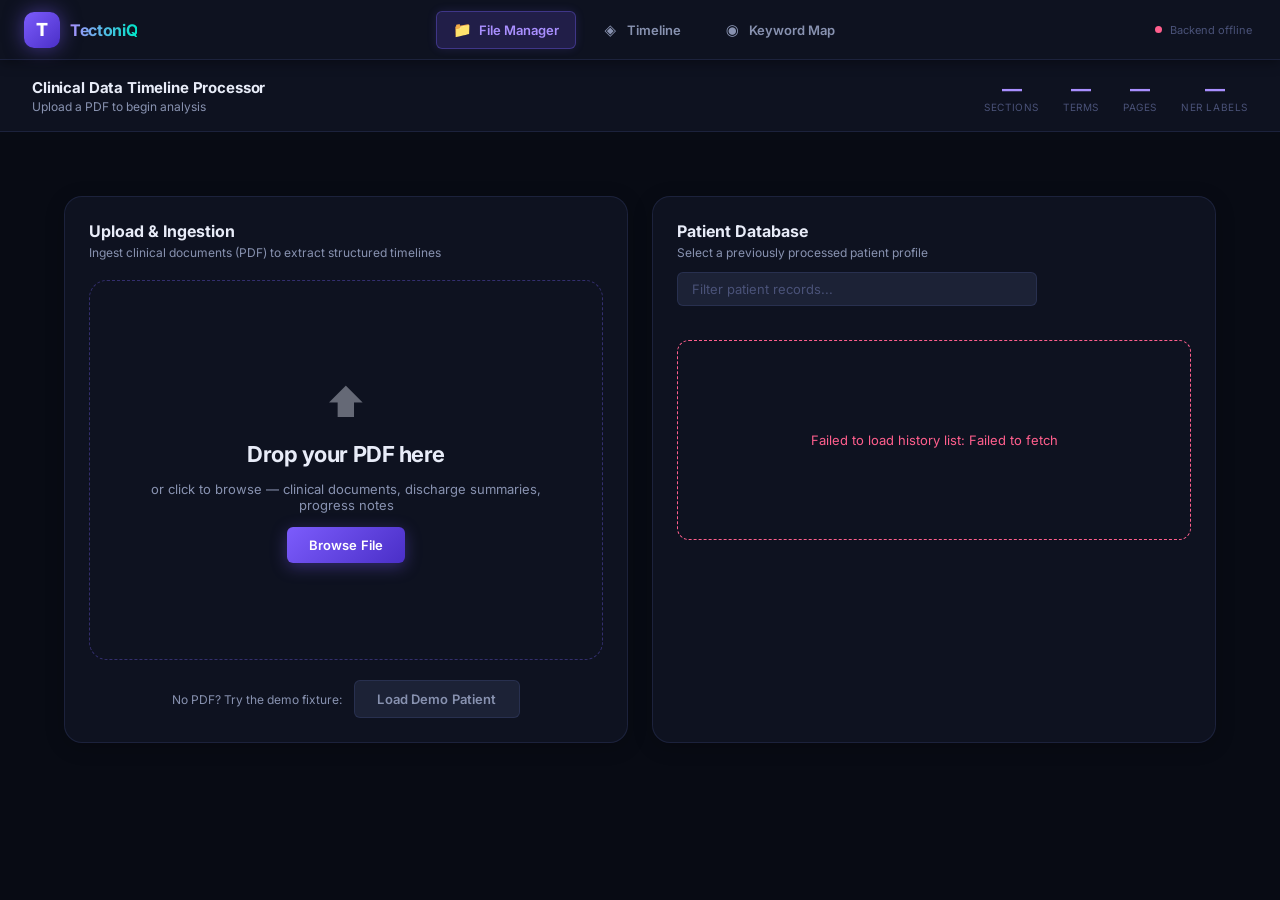
<file: TectoniQ/index.html>
<!DOCTYPE html>
<html lang="en">
<head>
  <meta charset="UTF-8" />
  <meta name="viewport" content="width=device-width, initial-scale=1.0" />
  <title>TectoniQ — Clinical Data Timeline Processor</title>
  <meta name="description" content="Ingest PDF clinical documents and surface structured timelines, keyword frequency maps, and semantic entity classifications powered by AI." />
  <link rel="preconnect" href="https://fonts.googleapis.com" />
  <link rel="preconnect" href="https://fonts.gstatic.com" crossorigin />
  <link href="https://fonts.googleapis.com/css2?family=Inter:wght@300;400;500;600;700;800&display=swap" rel="stylesheet" />
  <link rel="stylesheet" href="style.css" />
  <!-- D3.js for visual interactive collapsible tree map -->
  <script src="https://d3js.org/d3.v7.min.js"></script>
</head>
<body>

  <!-- ═══════════════════════════════════════════════════════════════
       TOP NAV BAR
  ════════════════════════════════════════════════════════════════════ -->
  <header class="top-nav" id="top-nav">
    <div class="nav-logo">
      <div class="logo-mark">T</div>
      <span class="logo-text">TectoniQ</span>
    </div>
    
    <nav class="nav-links">
      <a href="#" class="nav-item active" id="nav-upload" data-panel="panel-file-manager">
        <span class="nav-icon">📁</span>
        <span>File Manager</span>
      </a>
      <a href="#" class="nav-item" id="nav-timeline" data-panel="panel-timeline">
        <span class="nav-icon">◈</span>
        <span>Timeline</span>
      </a>
      <a href="#" class="nav-item" id="nav-keywords" data-panel="panel-keywords">
        <span class="nav-icon">◉</span>
        <span>Keyword Map</span>
      </a>
    </nav>

    <div class="nav-footer">
      <div class="backend-status" id="backend-status">
        <span class="status-dot" id="status-dot"></span>
        <span id="status-label">Connecting…</span>
      </div>
    </div>
  </header>

  <!-- ═══════════════════════════════════════════════════════════════
       MAIN CONTENT
  ════════════════════════════════════════════════════════════════════ -->
  <main class="main" id="main-content">

    <!-- TOP STATS BANNER -->
    <header class="top-banner" id="top-banner">
      <div class="banner-left">
        <div class="banner-title-row">
          <h1 class="banner-title">Clinical Data Timeline Processor</h1>
        </div>
        <p class="banner-subtitle" id="banner-subtitle">Upload a PDF to begin analysis</p>
      </div>
      <div class="banner-right">
        <div class="banner-stat" id="stat-sections">
          <div class="stat-value">—</div>
          <div class="stat-label">Sections</div>
        </div>
        <div class="banner-stat" id="stat-terms">
          <div class="stat-value">—</div>
          <div class="stat-label">Terms</div>
        </div>
        <div class="banner-stat" id="stat-pages">
          <div class="stat-value">—</div>
          <div class="stat-label">Pages</div>
        </div>
        <div class="banner-stat" id="stat-ner">
          <div class="stat-value">—</div>
          <div class="stat-label">NER Labels</div>
        </div>
      </div>
    </header>

    <!-- ─────────────────────────────────────────────────────────────
         PANEL: FILE MANAGER (UPLOAD + HISTORY + EXPORT)
    ─────────────────────────────────────────────────────────────── -->
    <section class="panel active" id="panel-file-manager">
      <div class="file-manager-layout">
        <div class="file-manager-grid">
          <!-- Card 1: Upload & Ingestion -->
          <div class="fm-card upload-section">
            <div class="card-header-fm">
              <h3 class="card-title">Upload & Ingestion</h3>
              <p class="card-desc">Ingest clinical documents (PDF) to extract structured timelines</p>
            </div>
            
            <div class="upload-area" id="upload-area">
              <div class="upload-icon">⬆</div>
              <h2 class="upload-title">Drop your PDF here</h2>
              <p class="upload-sub">or click to browse — clinical documents, discharge summaries, progress notes</p>
              <input type="file" id="file-input" accept=".pdf" hidden />
              <button class="btn btn-primary" id="browse-btn">Browse File</button>

              <div class="upload-progress" id="upload-progress" style="display:none">
                <div class="progress-bar-wrap">
                  <div class="progress-bar" id="progress-bar"></div>
                 </div>
                <div class="progress-steps" id="progress-steps">
                  <div class="progress-step" id="step-w4">
                    <span class="step-dot pending"></span>Worker 4 — Chunk Splitter
                  </div>
                  <div class="progress-step" id="step-w5">
                    <span class="step-dot pending"></span>Worker 5 — Progress Tracker
                  </div>
                  <div class="progress-step" id="step-w6">
                    <span class="step-dot pending"></span>Worker 6 — Section Labeler
                  </div>
                  <div class="progress-step" id="step-w2">
                    <span class="step-dot pending"></span>Worker 2 — Timeline Mapping
                  </div>
                  <div class="progress-step" id="step-w3">
                    <span class="step-dot pending"></span>Worker 3 — Gemini NER
                  </div>
                </div>
                <div class="chunk-progress" id="chunk-progress" style="display:none">
                  <div class="chunk-progress-label" id="chunk-progress-label">Processing chunks…</div>
                  <div class="chunk-bar-wrap" id="chunk-bar-wrap"></div>
                  <div class="chunk-detail" id="chunk-detail"></div>
                </div>
              </div>
              <div class="upload-error" id="upload-error" style="display:none"></div>
            </div>

            <div class="demo-row">
              <span class="demo-label">No PDF? Try the demo fixture:</span>
              <button class="btn btn-ghost" id="load-demo-btn">Load Demo Patient</button>
            </div>
          </div>

          <!-- Card 2: Patient History Database -->
          <div class="fm-card history-section">
            <div class="card-header-fm">
              <h3 class="card-title">Patient Database</h3>
              <p class="card-desc">Select a previously processed patient profile</p>
              <input type="search" class="keyword-search" id="history-search" placeholder="Filter patient records..." />
            </div>
            
            <div class="history-container" id="history-container">
              <div class="empty-state" id="history-empty-state">No patient histories found. Process a PDF to begin.</div>
              <div class="history-grid" id="history-grid" style="display:none"></div>
            </div>
          </div>
        </div>

        <!-- Card 3: Export Section (Visible when patient loaded) -->
        <div class="fm-card export-section" id="fm-export-card" style="display:none; margin-top: 24px;">
          <div class="card-header-fm">
            <h3 class="card-title">Structured Export</h3>
            <p class="card-desc">Download the structured document as JSON or XML</p>
          </div>

          <div class="export-card" id="export-card">
            <div class="export-toggle-group">
              <span class="export-toggle-label">Format</span>
              <div class="toggle-switch" id="format-toggle" role="group" aria-label="Export format">
                <button class="toggle-btn active" id="toggle-json" data-format="json">JSON</button>
                <button class="toggle-btn" id="toggle-xml" data-format="xml">XML</button>
              </div>
            </div>

            <div class="export-preview" id="export-preview">
              <pre id="export-preview-code">Upload a document first.</pre>
            </div>

            <button class="btn btn-primary btn-lg" id="download-btn" disabled>
              ↓ Download
            </button>

            <div class="export-meta" id="export-meta"></div>
          </div>

          <!-- Duplicate section alerts -->
          <div class="alerts-section" id="alerts-section" style="display:none; margin-top: 24px;">
            <h3 class="alerts-title">⚠ Duplicate Sections</h3>
            <p class="alerts-desc">The following sections share a header and may contain redundant information.</p>
            <div class="alerts-list" id="alerts-list"></div>
          </div>
        </div>
      </div>
    </section>

    <!-- ─────────────────────────────────────────────────────────────
         PANEL: TIMELINE
    ─────────────────────────────────────────────────────────────── -->
    <section class="panel" id="panel-timeline">
      <div class="panel-header">
        <h2 class="panel-title">Discovery Timeline</h2>
        <p class="panel-desc">Terms mapped to their first and recurring appearance across document sections</p>
        <div class="legend" id="timeline-legend">
          <span class="legend-item" data-category="diagnosis"><span class="legend-dot diagnosis"></span>Diagnosis</span>
          <span class="legend-item" data-category="medication"><span class="legend-dot medication"></span>Medication</span>
          <span class="legend-item" data-category="procedure"><span class="legend-dot procedure"></span>Procedure</span>
          <span class="legend-item" data-category="biomarker"><span class="legend-dot biomarker"></span>Biomarker</span>
          <span class="legend-item" data-category="other"><span class="legend-dot other"></span>Other</span>
        </div>
        <div class="timeline-controls" style="margin-top: 12px; display: flex; gap: 8px; align-items: center;">
          <span class="control-label" style="font-size: 11px; color: var(--t-secondary); margin-right: 4px;">Sort by:</span>
          <button class="btn btn-ghost btn-sm active" id="sort-first-seen" data-criteria="first-seen">First Seen</button>
          <button class="btn btn-ghost btn-sm" id="sort-frequency" data-criteria="frequency">Frequency</button>
          <button class="btn btn-ghost btn-sm" id="sort-alphabetical" data-criteria="alphabetical">Alphabetical</button>
        </div>
      </div>
      <div class="timeline-container" id="timeline-container">
        <div class="empty-state">Upload a document to populate the timeline</div>
      </div>
      <div class="term-drawer" id="term-drawer" style="display:none">
        <button class="drawer-close" id="drawer-close">✕</button>
        <div class="drawer-content" id="drawer-content"></div>
      </div>
    </section>

    <!-- ─────────────────────────────────────────────────────────────
         PANEL: KEYWORD MAP (Interactive Collapsible Tree Diagram)
    ─────────────────────────────────────────────────────────────── -->
    <section class="panel flex-panel" id="panel-keywords">
      <div class="keyword-map-layout" id="keyword-map-layout">
        <!-- Left: Interactive Mindmap visualizer -->
        <div class="keyword-map-visualizer">
          <div class="keyword-map-header" id="keyword-map-header">
            <button class="keyword-header-close" id="keyword-header-close" aria-label="Hide description banner" title="Hide description">✕</button>
            <h2 class="panel-title">Keyword Map</h2>
            <p class="panel-desc">Interactive clinical concept mindmap. Expand categories on the map or click leaves to load instances.</p>
            <div class="keyword-map-controls">
              <div class="kw-search" id="kw-search">
                <button class="kw-search-toggle" id="kw-search-toggle" aria-label="Search terms in map" aria-expanded="false" title="Search terms">
                  <svg viewBox="0 0 24 24" width="16" height="16" fill="none" stroke="currentColor" stroke-width="2.2" stroke-linecap="round" stroke-linejoin="round" aria-hidden="true">
                    <circle cx="11" cy="11" r="7"></circle>
                    <line x1="21" y1="21" x2="16.65" y2="16.65"></line>
                  </svg>
                </button>
                <div class="keyword-search-container" id="keyword-search-container">
                  <input type="search" class="keyword-search kw-search-input" id="keyword-tree-search" placeholder="Filter terms in map..." autocomplete="off" />
                  <div class="search-suggestions-dropdown" id="keyword-search-suggestions" style="display: none;"></div>
                </div>
              </div>
              <button class="btn btn-ghost btn-sm" id="btn-reset-tree">Reset Zoom</button>
            </div>
          </div>
          <!-- Tree SVG wrapper -->
          <div id="keyword-tree-svg-wrap">
            <div class="empty-state" style="height: 100%; border: none;">Upload a patient document to render the keyword map</div>
          </div>
          <!-- Floating Navigation Controls in bottom-left corner -->
          <div class="kw-nav-controls">
            <button class="btn btn-ghost btn-sm kw-nav-btn" id="kw-nav-back" disabled title="Go back" aria-label="Navigate back">&#8592;</button>
            <button class="btn btn-ghost btn-sm kw-nav-btn" id="kw-nav-fwd" disabled title="Go forward" aria-label="Navigate forward">&#8594;</button>
          </div>
        </div>

        <!-- Right: Demographic & Keyword Instance Detail sidebar -->
        <div class="keyword-map-detail-panel" id="keyword-map-detail">
          <!-- Top: Patient demographics mini-card -->
          <div class="detail-patient-card-wrapper" id="patient-card" style="display:none">
            <div class="detail-patient-avatar">PT</div>
            <div class="detail-patient-info">
              <h4 class="detail-patient-name" id="sidebar-patient-name">Patient</h4>
              <p class="detail-patient-meta" id="sidebar-patient-meta">Female · DOB 1993-08-18 · 76 encounters</p>
            </div>
            <div class="detail-patient-conditions" id="detail-patient-conditions">
              <!-- Auto-populated with prominent diagnosis badge if available -->
            </div>
          </div>

          <!-- Bottom: Adaptable instances display -->
          <div class="keyword-instances-container" id="keyword-instances-container">
            <div class="detail-panel-empty-state">
              <div class="empty-icon">🗂</div>
              <h4>No Node Selected</h4>
              <p>Click any node or leaf box on the left map to explore patient instances, occurrences, and semantic correlations.</p>
            </div>
          </div>
        </div>

        <!-- Semicircle tab that slides the Health Summary panel open/closed -->
        <button class="health-toggle" id="health-toggle" aria-label="Toggle Health Summary" aria-expanded="true" title="Hide Health Summary">
          <span class="health-toggle-chevron" aria-hidden="true">›</span>
        </button>
      </div>
    </section>

  </main>

  <script src="app.js"></script>
</body>
</html>
</file>
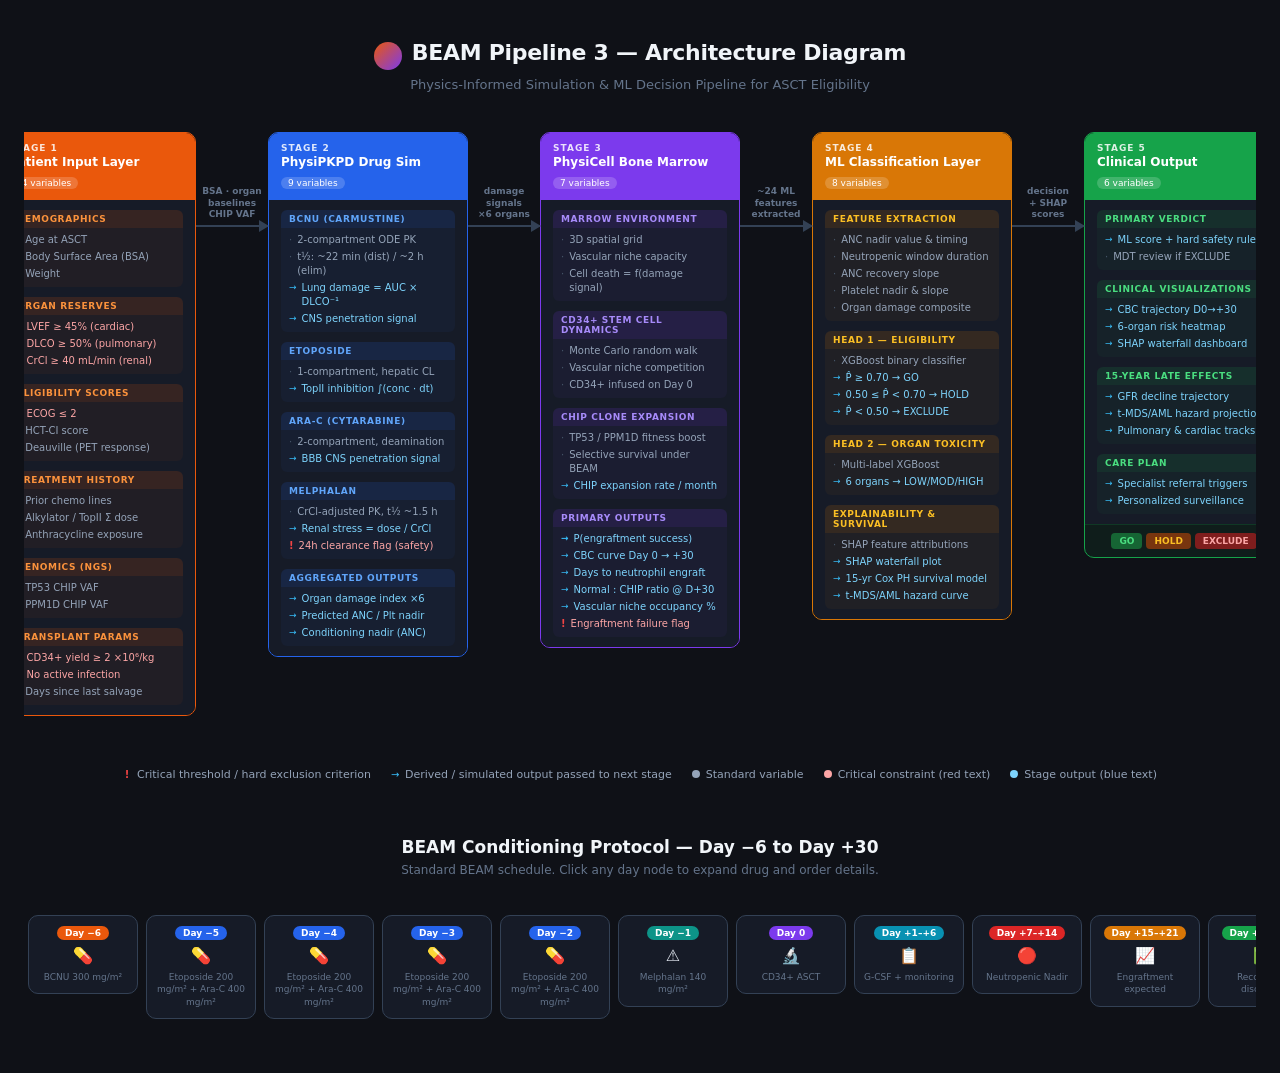
<file: PipelinesWeek2/diagram.html>
<!DOCTYPE html>
<html lang="en">
<head>
  <meta charset="UTF-8">
  <meta name="viewport" content="width=device-width, initial-scale=1.0">
  <title>BEAM Pipeline 3 — Architecture Diagram</title>
  <style>
    * { box-sizing: border-box; margin: 0; padding: 0; }

    body {
      font-family: 'Segoe UI', system-ui, sans-serif;
      background: #0f1117;
      color: #e2e8f0;
      min-height: 100vh;
      padding: 40px 24px;
    }

    h1 {
      text-align: center;
      font-size: 22px;
      font-weight: 800;
      letter-spacing: -0.3px;
      margin-bottom: 6px;
      color: #f1f5f9;
    }

    .subtitle {
      text-align: center;
      font-size: 13px;
      color: #64748b;
      margin-bottom: 40px;
    }

    /* ── Flow wrapper ── */
    .flow {
      display: flex;
      align-items: flex-start;
      gap: 0;
      justify-content: center;
      overflow-x: auto;
      padding-bottom: 16px;
    }

    /* ── Arrow between stages ── */
    .connector {
      display: flex;
      flex-direction: column;
      align-items: center;
      justify-content: center;
      padding-top: 54px; /* aligns to middle of box header */
      flex-shrink: 0;
      width: 72px;
    }

    .connector .arrow-label {
      font-size: 9px;
      font-weight: 600;
      color: #64748b;
      text-align: center;
      line-height: 1.3;
      margin-bottom: 4px;
      white-space: nowrap;
    }

    .connector .arrow-line {
      width: 100%;
      height: 2px;
      background: #334155;
      position: relative;
    }

    .connector .arrow-line::after {
      content: '';
      position: absolute;
      right: -1px;
      top: -5px;
      border-left: 10px solid #334155;
      border-top: 6px solid transparent;
      border-bottom: 6px solid transparent;
    }

    /* ── Stage box ── */
    .stage {
      width: 200px;
      flex-shrink: 0;
      border-radius: 10px;
      overflow: hidden;
      border: 1.5px solid;
    }

    .stage-header {
      padding: 10px 12px;
      color: #fff;
    }

    .stage-header .stage-num {
      font-size: 9px;
      font-weight: 800;
      text-transform: uppercase;
      letter-spacing: 1px;
      opacity: 0.85;
    }

    .stage-header .stage-title {
      font-size: 12px;
      font-weight: 700;
      margin-top: 2px;
      line-height: 1.3;
    }

    .stage-header .var-count {
      display: inline-block;
      margin-top: 5px;
      font-size: 9px;
      background: rgba(255,255,255,0.18);
      border-radius: 20px;
      padding: 1px 7px;
    }

    /* ── Section inside stage ── */
    .stage-body {
      padding: 10px 12px;
      display: flex;
      flex-direction: column;
      gap: 10px;
      background: #161b27;
    }

    .section-block {
      border-radius: 6px;
      overflow: hidden;
    }

    .section-title {
      font-size: 9px;
      font-weight: 700;
      text-transform: uppercase;
      letter-spacing: 0.6px;
      padding: 4px 8px;
    }

    .section-items {
      padding: 5px 8px 6px;
      display: flex;
      flex-direction: column;
      gap: 3px;
    }

    .item {
      font-size: 10px;
      color: #94a3b8;
      display: flex;
      align-items: flex-start;
      gap: 5px;
      line-height: 1.4;
    }

    .item::before {
      content: '·';
      flex-shrink: 0;
      color: #475569;
    }

    .item.critical {
      color: #fca5a5;
    }

    .item.critical::before {
      content: '!';
      color: #ef4444;
      font-weight: 800;
    }

    .item.output {
      color: #7dd3fc;
    }

    .item.output::before {
      content: '→';
      color: #38bdf8;
      font-size: 9px;
    }

    /* ── Stage 1: orange ── */
    .s1 { border-color: #ea580c; }
    .s1 .stage-header { background: #ea580c; }
    .s1 .section-title { background: rgba(234,88,12,0.15); color: #fb923c; }
    .s1 .section-items { background: rgba(234,88,12,0.05); }

    /* ── Stage 2: blue ── */
    .s2 { border-color: #2563eb; }
    .s2 .stage-header { background: #2563eb; }
    .s2 .section-title { background: rgba(37,99,235,0.15); color: #60a5fa; }
    .s2 .section-items { background: rgba(37,99,235,0.05); }

    /* ── Stage 3: purple ── */
    .s3 { border-color: #7c3aed; }
    .s3 .stage-header { background: #7c3aed; }
    .s3 .section-title { background: rgba(124,58,237,0.15); color: #a78bfa; }
    .s3 .section-items { background: rgba(124,58,237,0.05); }

    /* ── Stage 4: amber ── */
    .s4 { border-color: #d97706; }
    .s4 .stage-header { background: #d97706; }
    .s4 .section-title { background: rgba(217,119,6,0.15); color: #fbbf24; }
    .s4 .section-items { background: rgba(217,119,6,0.05); }

    /* ── Stage 5: green ── */
    .s5 { border-color: #16a34a; }
    .s5 .stage-header { background: #16a34a; }
    .s5 .section-title { background: rgba(22,163,74,0.15); color: #4ade80; }
    .s5 .section-items { background: rgba(22,163,74,0.05); }

    /* ── Legend ── */
    .legend {
      display: flex;
      gap: 20px;
      justify-content: center;
      margin-top: 36px;
      flex-wrap: wrap;
    }

    .legend-item {
      display: flex;
      align-items: center;
      gap: 6px;
      font-size: 11px;
      color: #94a3b8;
    }

    .legend-dot {
      width: 8px;
      height: 8px;
      border-radius: 50%;
      flex-shrink: 0;
    }

    .legend-exclaim {
      font-size: 10px;
      font-weight: 800;
      color: #ef4444;
      width: 8px;
      text-align: center;
    }

    .legend-arrow {
      font-size: 10px;
      color: #38bdf8;
      width: 8px;
    }

    /* ── Decision chip at bottom of Stage 5 ── */
    .decision-chips {
      display: flex;
      gap: 4px;
      padding: 8px 12px;
      background: rgba(22,163,74,0.08);
      border-top: 1px solid rgba(22,163,74,0.2);
      justify-content: center;
    }

    .chip {
      font-size: 9px;
      font-weight: 800;
      border-radius: 4px;
      padding: 3px 8px;
    }

    .chip-go { background: #166534; color: #4ade80; }
    .chip-hold { background: #78350f; color: #fbbf24; }
    .chip-exclude { background: #7f1d1d; color: #fca5a5; }

    /* ── Title bar ── */
    .title-bar {
      display: flex;
      align-items: center;
      justify-content: center;
      gap: 10px;
      margin-bottom: 6px;
    }

    .orb {
      width: 28px;
      height: 28px;
      border-radius: 50%;
      background: linear-gradient(135deg, #ea580c, #7c3aed);
    }
  </style>
</head>
<body>

  <div class="title-bar">
    <div class="orb"></div>
    <h1>BEAM Pipeline 3 — Architecture Diagram</h1>
  </div>
  <p class="subtitle">Physics-Informed Simulation &amp; ML Decision Pipeline for ASCT Eligibility</p>

  <div class="flow">

    <!-- ══ STAGE 1 ══ -->
    <div class="stage s1">
      <div class="stage-header">
        <div class="stage-num">Stage 1</div>
        <div class="stage-title">Patient Input Layer</div>
        <span class="var-count">14 variables</span>
      </div>
      <div class="stage-body">

        <div class="section-block">
          <div class="section-title">Demographics</div>
          <div class="section-items">
            <div class="item">Age at ASCT</div>
            <div class="item">Body Surface Area (BSA)</div>
            <div class="item">Weight</div>
          </div>
        </div>

        <div class="section-block">
          <div class="section-title">Organ Reserves</div>
          <div class="section-items">
            <div class="item critical">LVEF ≥ 45% (cardiac)</div>
            <div class="item critical">DLCO ≥ 50% (pulmonary)</div>
            <div class="item critical">CrCl ≥ 40 mL/min (renal)</div>
          </div>
        </div>

        <div class="section-block">
          <div class="section-title">Eligibility Scores</div>
          <div class="section-items">
            <div class="item critical">ECOG ≤ 2</div>
            <div class="item">HCT-CI score</div>
            <div class="item">Deauville (PET response)</div>
          </div>
        </div>

        <div class="section-block">
          <div class="section-title">Treatment History</div>
          <div class="section-items">
            <div class="item">Prior chemo lines</div>
            <div class="item">Alkylator / TopII Σ dose</div>
            <div class="item">Anthracycline exposure</div>
          </div>
        </div>

        <div class="section-block">
          <div class="section-title">Genomics (NGS)</div>
          <div class="section-items">
            <div class="item">TP53 CHIP VAF</div>
            <div class="item">PPM1D CHIP VAF</div>
          </div>
        </div>

        <div class="section-block">
          <div class="section-title">Transplant Params</div>
          <div class="section-items">
            <div class="item critical">CD34+ yield ≥ 2 ×10⁶/kg</div>
            <div class="item critical">No active infection</div>
            <div class="item">Days since last salvage</div>
          </div>
        </div>

      </div>
    </div>

    <!-- ── Arrow 1→2 ── -->
    <div class="connector">
      <div class="arrow-label">BSA · organ<br>baselines<br>CHIP VAF</div>
      <div class="arrow-line"></div>
    </div>

    <!-- ══ STAGE 2 ══ -->
    <div class="stage s2">
      <div class="stage-header">
        <div class="stage-num">Stage 2</div>
        <div class="stage-title">PhysiPKPD Drug Sim</div>
        <span class="var-count">9 variables</span>
      </div>
      <div class="stage-body">

        <div class="section-block">
          <div class="section-title">BCNU (Carmustine)</div>
          <div class="section-items">
            <div class="item">2-compartment ODE PK</div>
            <div class="item">t½: ~22 min (dist) / ~2 h (elim)</div>
            <div class="item output">Lung damage = AUC × DLCO⁻¹</div>
            <div class="item output">CNS penetration signal</div>
          </div>
        </div>

        <div class="section-block">
          <div class="section-title">Etoposide</div>
          <div class="section-items">
            <div class="item">1-compartment, hepatic CL</div>
            <div class="item output">TopII inhibition ∫(conc · dt)</div>
          </div>
        </div>

        <div class="section-block">
          <div class="section-title">Ara-C (Cytarabine)</div>
          <div class="section-items">
            <div class="item">2-compartment, deamination</div>
            <div class="item output">BBB CNS penetration signal</div>
          </div>
        </div>

        <div class="section-block">
          <div class="section-title">Melphalan</div>
          <div class="section-items">
            <div class="item">CrCl-adjusted PK, t½ ~1.5 h</div>
            <div class="item output">Renal stress = dose / CrCl</div>
            <div class="item critical">24h clearance flag (safety)</div>
          </div>
        </div>

        <div class="section-block">
          <div class="section-title">Aggregated Outputs</div>
          <div class="section-items">
            <div class="item output">Organ damage index ×6</div>
            <div class="item output">Predicted ANC / Plt nadir</div>
            <div class="item output">Conditioning nadir (ANC)</div>
          </div>
        </div>

      </div>
    </div>

    <!-- ── Arrow 2→3 ── -->
    <div class="connector">
      <div class="arrow-label">damage<br>signals<br>×6 organs</div>
      <div class="arrow-line"></div>
    </div>

    <!-- ══ STAGE 3 ══ -->
    <div class="stage s3">
      <div class="stage-header">
        <div class="stage-num">Stage 3</div>
        <div class="stage-title">PhysiCell Bone Marrow</div>
        <span class="var-count">7 variables</span>
      </div>
      <div class="stage-body">

        <div class="section-block">
          <div class="section-title">Marrow Environment</div>
          <div class="section-items">
            <div class="item">3D spatial grid</div>
            <div class="item">Vascular niche capacity</div>
            <div class="item">Cell death = f(damage signal)</div>
          </div>
        </div>

        <div class="section-block">
          <div class="section-title">CD34+ Stem Cell Dynamics</div>
          <div class="section-items">
            <div class="item">Monte Carlo random walk</div>
            <div class="item">Vascular niche competition</div>
            <div class="item">CD34+ infused on Day 0</div>
          </div>
        </div>

        <div class="section-block">
          <div class="section-title">CHIP Clone Expansion</div>
          <div class="section-items">
            <div class="item">TP53 / PPM1D fitness boost</div>
            <div class="item">Selective survival under BEAM</div>
            <div class="item output">CHIP expansion rate / month</div>
          </div>
        </div>

        <div class="section-block">
          <div class="section-title">Primary Outputs</div>
          <div class="section-items">
            <div class="item output critical">P(engraftment success)</div>
            <div class="item output">CBC curve Day 0 → +30</div>
            <div class="item output">Days to neutrophil engraft</div>
            <div class="item output">Normal : CHIP ratio @ D+30</div>
            <div class="item output">Vascular niche occupancy %</div>
            <div class="item critical">Engraftment failure flag</div>
          </div>
        </div>

      </div>
    </div>

    <!-- ── Arrow 3→4 ── -->
    <div class="connector">
      <div class="arrow-label">~24 ML<br>features<br>extracted</div>
      <div class="arrow-line"></div>
    </div>

    <!-- ══ STAGE 4 ══ -->
    <div class="stage s4">
      <div class="stage-header">
        <div class="stage-num">Stage 4</div>
        <div class="stage-title">ML Classification Layer</div>
        <span class="var-count">8 variables</span>
      </div>
      <div class="stage-body">

        <div class="section-block">
          <div class="section-title">Feature Extraction</div>
          <div class="section-items">
            <div class="item">ANC nadir value &amp; timing</div>
            <div class="item">Neutropenic window duration</div>
            <div class="item">ANC recovery slope</div>
            <div class="item">Platelet nadir &amp; slope</div>
            <div class="item">Organ damage composite</div>
          </div>
        </div>

        <div class="section-block">
          <div class="section-title">Head 1 — Eligibility</div>
          <div class="section-items">
            <div class="item">XGBoost binary classifier</div>
            <div class="item output">P̂ ≥ 0.70 → GO</div>
            <div class="item output">0.50 ≤ P̂ &lt; 0.70 → HOLD</div>
            <div class="item output">P̂ &lt; 0.50 → EXCLUDE</div>
          </div>
        </div>

        <div class="section-block">
          <div class="section-title">Head 2 — Organ Toxicity</div>
          <div class="section-items">
            <div class="item">Multi-label XGBoost</div>
            <div class="item output">6 organs → LOW/MOD/HIGH</div>
          </div>
        </div>

        <div class="section-block">
          <div class="section-title">Explainability &amp; Survival</div>
          <div class="section-items">
            <div class="item">SHAP feature attributions</div>
            <div class="item output">SHAP waterfall plot</div>
            <div class="item output">15-yr Cox PH survival model</div>
            <div class="item output">t-MDS/AML hazard curve</div>
          </div>
        </div>

      </div>
    </div>

    <!-- ── Arrow 4→5 ── -->
    <div class="connector">
      <div class="arrow-label">decision<br>+ SHAP<br>scores</div>
      <div class="arrow-line"></div>
    </div>

    <!-- ══ STAGE 5 ══ -->
    <div class="stage s5">
      <div class="stage-header">
        <div class="stage-num">Stage 5</div>
        <div class="stage-title">Clinical Output</div>
        <span class="var-count">6 variables</span>
      </div>
      <div class="stage-body">

        <div class="section-block">
          <div class="section-title">Primary Verdict</div>
          <div class="section-items">
            <div class="item output">ML score + hard safety rules</div>
            <div class="item">MDT review if EXCLUDE</div>
          </div>
        </div>

        <div class="section-block">
          <div class="section-title">Clinical Visualizations</div>
          <div class="section-items">
            <div class="item output">CBC trajectory D0→+30</div>
            <div class="item output">6-organ risk heatmap</div>
            <div class="item output">SHAP waterfall dashboard</div>
          </div>
        </div>

        <div class="section-block">
          <div class="section-title">15-Year Late Effects</div>
          <div class="section-items">
            <div class="item output">GFR decline trajectory</div>
            <div class="item output">t-MDS/AML hazard projection</div>
            <div class="item output">Pulmonary &amp; cardiac tracks</div>
          </div>
        </div>

        <div class="section-block">
          <div class="section-title">Care Plan</div>
          <div class="section-items">
            <div class="item output">Specialist referral triggers</div>
            <div class="item output">Personalized surveillance</div>
          </div>
        </div>

      </div>
      <div class="decision-chips">
        <span class="chip chip-go">GO</span>
        <span class="chip chip-hold">HOLD</span>
        <span class="chip chip-exclude">EXCLUDE</span>
      </div>
    </div>

  </div><!-- /flow -->

  <!-- Legend -->
  <div class="legend">
    <div class="legend-item">
      <span class="legend-exclaim">!</span>
      <span>Critical threshold / hard exclusion criterion</span>
    </div>
    <div class="legend-item">
      <span class="legend-arrow">→</span>
      <span>Derived / simulated output passed to next stage</span>
    </div>
    <div class="legend-item">
      <span class="legend-dot" style="background:#94a3b8;"></span>
      <span>Standard variable</span>
    </div>
    <div class="legend-item">
      <span class="legend-dot" style="background:#fca5a5;"></span>
      <span>Critical constraint (red text)</span>
    </div>
    <div class="legend-item">
      <span class="legend-dot" style="background:#7dd3fc;"></span>
      <span>Stage output (blue text)</span>
    </div>
  </div>

  <!-- ══ TREATMENT PROTOCOL TIMELINE (Static) ══ -->
  <div style="margin-top:56px">
    <h2 style="text-align:center;font-size:17px;font-weight:800;color:#f1f5f9;margin-bottom:6px">
      BEAM Conditioning Protocol — Day −6 to Day +30
    </h2>
    <p style="text-align:center;font-size:12px;color:#64748b;margin-bottom:28px">
      Standard BEAM schedule. Click any day node to expand drug and order details.
    </p>

    <div id="pt-rail" style="display:flex;gap:8px;overflow-x:auto;padding:10px 4px 14px;align-items:flex-start"></div>
    <div id="pt-detail" style="display:none;margin-top:16px;background:#161b27;border:1.5px solid #334155;border-radius:12px;padding:18px 20px"></div>
  </div>

  <style>
    .pt-node {
      flex-shrink:0; width:110px; display:flex; flex-direction:column; align-items:center;
      gap:6px; padding:10px 6px; background:#161b27; border:1.5px solid #334155;
      border-radius:10px; cursor:pointer; text-align:center;
      transition:border-color 0.2s, transform 0.15s;
    }
    .pt-node:hover { border-color:#64748b; transform:translateY(-3px); }
    .pt-node.pt-active { border-color:#3b82f6; transform:translateY(-3px); box-shadow:0 0 0 2px rgba(59,130,246,0.25); }
    .pt-day { font-size:9px; font-weight:800; color:#fff; border-radius:20px; padding:2px 8px; white-space:nowrap; }
    .pt-icon { font-size:16px; }
    .pt-drug { font-size:9px; color:#64748b; line-height:1.4; }
    .pt-section { margin-bottom:14px; }
    .pt-sec-title { font-size:10px; font-weight:700; text-transform:uppercase; letter-spacing:0.5px; color:#64748b; border-bottom:1px solid #334155; padding-bottom:5px; margin-bottom:8px; }
    .pt-list { margin:0; padding:0 0 0 16px; }
    .pt-list li { font-size:11px; color:#94a3b8; line-height:1.6; margin-bottom:2px; }
  </style>

  <script>
    const ptNodes = [
      { id:'n6', dayLabel:'Day −6', color:'#ea580c', icon:'💊', drug:'BCNU 300 mg/m²',
        drugs:'BCNU (Carmustine) 300 mg/m² IV over 2h',
        ivMeds:['BCNU 300 mg/m² in 500 mL NS over 2h','Ondansetron 8 mg IV Q8h','Dexamethasone 10 mg IV pre-infusion','Normal Saline 125 mL/hr continuous','Pantoprazole 40 mg IV daily'],
        poMeds:['Acyclovir 400 mg PO BID','Fluconazole 200 mg PO daily','Lorazepam 0.5–1 mg PO Q6h PRN'],
        labs:['CBC daily AM','CMP daily (LFTs: flag ALT >3× ULN)','SpO₂ Q4h — <94% escalate immediately'],
        nursing:['Vitals Q4h (Q1h during infusion)','Extravasation check Q1h — BCNU is vesicant','Neurological check Q8h — BCNU crosses BBB','Oral hygiene Q4h']
      },
      ...[-5,-4,-3,-2].map(d=>({
        id:`n${Math.abs(d)}`, dayLabel:`Day −${Math.abs(d)}`, color:'#2563eb', icon:'💊',
        drug:'Etoposide 200 mg/m² + Ara-C 400 mg/m²',
        drugs:'Etoposide 200 mg/m² IV over 4h → Ara-C 400 mg/m² IV over 2h',
        ivMeds:['Etoposide 200 mg/m² in 500 mL NS over 4h','Cytarabine (Ara-C) 400 mg/m² in 500 mL NS over 2h','Ondansetron 8 mg IV Q8h','Normal Saline 100 mL/hr continuous','Dexamethasone eye drops 1 drop each eye Q6h'],
        poMeds:['Acyclovir 400 mg PO BID','Fluconazole 200 mg PO daily','Loperamide 2–4 mg PO Q4h PRN','Sucralfate suspension 1 g PO QID'],
        labs:['CBC daily AM','CMP daily','LFTs every other day','Neurological exam daily'],
        nursing:['Vitals Q4h','BP Q30 min during Etoposide — hypotension risk','Daily cerebellar neuro check (Ara-C)','Mucositis scoring Q8h','Strict I&O Q8h']
      })),
      { id:'n1', dayLabel:'Day −1', color:'#0d9488', icon:'⚠️', drug:'Melphalan 140 mg/m²',
        drugs:'Melphalan 140 mg/m² IV cold infusion over 30 min — then 24h clearance check',
        ivMeds:['Melphalan 140 mg/m² in 250 mL cold NS over 30 min','Fosaprepitant 150 mg IV pre-infusion','Ondansetron 8 mg IV Q8h × 48h','Normal Saline 200 mL/hr × 12h','Mesna 20% of Melphalan dose at 0/4/8h'],
        poMeds:['Ice chips — oral cryotherapy during and 30 min post-infusion','Acyclovir 400 mg PO BID','Fluconazole 200 mg PO daily'],
        labs:['Melphalan 24h plasma level — must be <0.05 mg/L to proceed','Creatinine + BUN Q6h','CBC daily AM','Urinalysis daily'],
        nursing:['Oral cryotherapy — ice chips 5 min before through 30 min after','Vitals Q2h × 4h then Q4h','Urine output Q4h — target >100 mL/hr','Anaphylaxis kit at bedside during infusion']
      },
      { id:'d0', dayLabel:'Day 0', color:'#7c3aed', icon:'🔬', drug:'CD34+ ASCT',
        drugs:'CD34+ Stem Cell Infusion ≥2 ×10⁶ cells/kg IV over 1–2h (thaw-and-infuse)',
        ivMeds:['Diphenhydramine 25 mg IV 30 min pre-infusion','Acetaminophen 650 mg pre-infusion','Filgrastim (G-CSF) 5 mcg/kg SQ daily starting Day +1','NS at TKO rate — IV access maintenance'],
        poMeds:['Acyclovir 400 mg PO BID','Fluconazole 200 mg PO daily','Levofloxacin 500 mg PO daily through nadir'],
        labs:['CBC daily from Day +1','CMP daily','CMV/EBV viral load weekly from Day 0'],
        nursing:['Vitals Q15 min during infusion, Q1h × 4h after','2-nurse product ID verification before infusion','Anaphylaxis readiness — DMSO reactions possible']
      },
      { id:'ep', dayLabel:'Day +1–+6', color:'#0891b2', icon:'📋', drug:'G-CSF + monitoring',
        drugs:'Filgrastim (G-CSF) 5 mcg/kg SQ daily — mucositis peak period',
        ivMeds:['Filgrastim (G-CSF) 5 mcg/kg SQ daily','Normal Saline 75–125 mL/hr if poor PO intake','PCA Morphine if mucositis Grade 2+'],
        poMeds:['Acyclovir 400 mg PO BID','Fluconazole 200 mg PO daily','Levofloxacin 500 mg PO daily'],
        labs:['CBC daily AM','CMP daily','Blood cultures if temp ≥38.3°C'],
        nursing:['Mucositis scoring Q8h','Vitals + temp Q4h','Nutritional intake every meal']
      },
      { id:'nad', dayLabel:'Day +7–+14', color:'#dc2626', icon:'🔴', drug:'Neutropenic Nadir',
        drugs:'No chemotherapy — neutropenic nadir, maximum infection risk',
        ivMeds:['G-CSF 5 mcg/kg SQ daily','Pip-Tazo 4.5 g IV Q6h if febrile','pRBC transfusion if Hgb <8 g/dL','Platelet transfusion if PLT <10k/μL'],
        poMeds:['Continue all prophylactic antimicrobials — do not hold'],
        labs:['CBC daily (BID if febrile)','Blood cultures each fever spike','Galactomannan twice weekly','CMV viral load weekly'],
        nursing:['Neutropenic precautions / reverse isolation','Vitals Q4h (Q2h if febrile)','Central line daily dressing change','Post-transfusion platelet counts 1h after']
      },
      { id:'eng', dayLabel:'Day +15–+21', color:'#d97706', icon:'📈', drug:'Engraftment expected',
        drugs:'ANC recovery expected — G-CSF until ANC >1000 × 3 days',
        ivMeds:['G-CSF 5 mcg/kg SQ daily — discontinue when ANC >1000 × 3 days'],
        poMeds:['Acyclovir 400 mg PO BID until Day +100','Fluconazole 200 mg PO daily until Day +75','Levofloxacin 500 mg PO daily until ANC >500 × 2 days'],
        labs:['CBC daily (ANC ≥500 × 3 days = neutrophil engraftment)','CMP every other day','Reticulocyte count every 3 days'],
        nursing:['Report daily ANC to physician','Progressively relax isolation as ANC rises','Begin discharge planning when ANC consistently rising']
      },
      { id:'rec', dayLabel:'Day +22–+30', color:'#16a34a', icon:'✅', drug:'Recovery + discharge',
        drugs:'Outpatient transition — discharge when PLT >20k and ANC sustained',
        ivMeds:[],
        poMeds:['Acyclovir 400 mg PO BID until Day +100','Fluconazole 200 mg PO daily until Day +75','TMP-SMX 1 DS tab PO BID 3×/week — PCP prophylaxis'],
        labs:['CBC twice weekly outpatient','CMP weekly','PFT (DLCO) scheduled at Day +100'],
        nursing:['Discharge education — infection precautions, medications, emergency contacts','Confirm Day +30 and Day +100 clinic appointments','Hand off outpatient lab schedule']
      }
    ];

    let activePtId = null;

    function buildRail() {
      const rail = document.getElementById('pt-rail');
      rail.innerHTML = '';
      ptNodes.forEach(n => {
        const el = document.createElement('div');
        el.className = 'pt-node' + (activePtId === n.id ? ' pt-active' : '');
        el.innerHTML = `<div class="pt-day" style="background:${n.color}">${n.dayLabel}</div>
          <div class="pt-icon">${n.icon}</div>
          <div class="pt-drug">${n.drug}</div>`;
        el.onclick = () => {
          activePtId = activePtId === n.id ? null : n.id;
          buildRail();
          const det = document.getElementById('pt-detail');
          if (!activePtId) { det.style.display='none'; return; }
          const node = ptNodes.find(x => x.id === activePtId);
          const sec = (title, items) => !items || !items.length ? '' :
            `<div class="pt-section"><div class="pt-sec-title">${title}</div><ul class="pt-list">${items.map(i=>`<li>${i}</li>`).join('')}</ul></div>`;
          det.style.display = 'block';
          det.innerHTML = `
            <div style="display:flex;align-items:center;gap:10px;margin-bottom:14px;padding-bottom:10px;border-bottom:1px solid #334155">
              <span style="background:${node.color};color:#fff;font-size:10px;font-weight:800;border-radius:20px;padding:3px 10px">${node.dayLabel}</span>
              <strong style="font-size:13px;color:#e2e8f0">${node.drugs}</strong>
            </div>
            ${sec('IV Medications', node.ivMeds)}
            ${sec('PO Medications', node.poMeds)}
            ${sec('Laboratory Orders', node.labs)}
            ${sec('Nursing Orders', node.nursing)}`;
        };
        rail.appendChild(el);
      });
    }

    buildRail();
  </script>

</body>
</html>
</file>
<file: style.css>
/* ═══════════════════════════════════════════════════════════════════════════
   TectoniQ — Clinical Data Timeline Processor
   Design System: Dark Glassmorphism · Deep Navy × Electric Violet
   Font: Inter (Google Fonts)
═══════════════════════════════════════════════════════════════════════════ */

/* ── Design Tokens ─────────────────────────────────────────────────────── */
:root {
  /* Palette */
  --c-bg:           #080b14;
  --c-surface:      #0e1220;
  --c-surface-2:    #141828;
  --c-surface-3:    #1c2236;
  --c-border:       rgba(110, 130, 220, 0.15);
  --c-border-glow:  rgba(120, 100, 255, 0.35);

  --c-violet:       #7c5cfc;
  --c-violet-light: #a98fff;
  --c-violet-dim:   rgba(124, 92, 252, 0.18);
  --c-teal:         #00e5c8;
  --c-teal-dim:     rgba(0, 229, 200, 0.12);
  --c-amber:        #f5a623;
  --c-rose:         #ff5f8d;

  /* Category colors */
  --c-diagnosis:    #ff5f8d;
  --c-medication:   #00e5c8;
  --c-procedure:    #7c5cfc;
  --c-biomarker:    #f5a623;
  --c-demographic:  #4fc3f7;
  --c-other:        #78909c;

  /* Text */
  --t-primary:      #e8ecf8;
  --t-secondary:    #8892b0;
  --t-muted:        #4a5278;

  /* Layout */
  --sidebar-w:      220px;
  --banner-h:       72px;
  --radius:         12px;
  --radius-lg:      18px;
  --radius-sm:      6px;

  /* Transitions */
  --ease:           cubic-bezier(0.4, 0, 0.2, 1);
  --dur:            220ms;
}

/* ── Reset ─────────────────────────────────────────────────────────────── */
*, *::before, *::after { box-sizing: border-box; margin: 0; padding: 0; }

html, body {
  height: 100%;
  overflow: hidden;
  background: var(--c-bg);
  color: var(--t-primary);
  font-family: "Inter", system-ui, sans-serif;
  font-size: 14px;
  -webkit-font-smoothing: antialiased;
}

/* ══════════════════════════════════════════════════════════════════════════
   LAYOUT
══════════════════════════════════════════════════════════════════════════ */

/* Top Navigation Bar */
.top-nav {
  position: fixed;
  top: 0;
  left: 0;
  width: 100%;
  height: 60px;
  background: var(--c-surface);
  border-bottom: 1px solid var(--c-border);
  display: flex;
  align-items: center;
  justify-content: space-between;
  padding: 0 24px;
  z-index: 1000;
  box-shadow: 0 2px 12px rgba(0, 0, 0, 0.4);
}

.nav-logo {
  display: flex;
  align-items: center;
  gap: 10px;
}

.nav-links {
  display: flex;
  gap: 8px;
  height: 100%;
  align-items: center;
}

.nav-links .nav-item {
  display: flex;
  align-items: center;
  gap: 8px;
  padding: 8px 16px;
  border-radius: var(--radius-sm);
  color: var(--t-secondary);
  text-decoration: none;
  font-size: 13px;
  font-weight: 600;
  transition: all var(--dur) var(--ease);
  cursor: pointer;
  border: 1px solid transparent;
  height: 38px;
}

.nav-links .nav-item:hover {
  background: var(--c-surface-3);
  color: var(--t-primary);
}

.nav-links .nav-item.active {
  background: var(--c-violet-dim);
  color: var(--c-violet-light);
  border-color: var(--c-border-glow);
  box-shadow: 0 0 10px rgba(124, 92, 252, 0.15);
}

.nav-footer {
  display: flex;
  align-items: center;
}

/* Main */
.main {
  margin-left: 0;
  padding-top: 60px;
  height: 100vh;
  display: flex;
  flex-direction: column;
  overflow: hidden;
}

/* ══════════════════════════════════════════════════════════════════════════
   SIDEBAR ELEMENTS
══════════════════════════════════════════════════════════════════════════ */

.sidebar-logo {
  display: flex;
  align-items: center;
  gap: 10px;
  padding: 0 4px;
}

.logo-mark {
  width: 36px;
  height: 36px;
  border-radius: 10px;
  background: linear-gradient(135deg, var(--c-violet), #4a2fc7);
  display: flex;
  align-items: center;
  justify-content: center;
  font-size: 18px;
  font-weight: 800;
  color: #fff;
  box-shadow: 0 0 20px rgba(124, 92, 252, 0.5);
  flex-shrink: 0;
}

.logo-text {
  font-size: 16px;
  font-weight: 700;
  letter-spacing: -0.02em;
  background: linear-gradient(90deg, var(--c-violet-light), var(--c-teal));
  -webkit-background-clip: text;
  -webkit-text-fill-color: transparent;
  background-clip: text;
}

/* Nav */
.sidebar-nav {
  display: flex;
  flex-direction: column;
  gap: 4px;
}

.nav-item {
  display: flex;
  align-items: center;
  gap: 10px;
  padding: 10px 12px;
  border-radius: var(--radius-sm);
  color: var(--t-secondary);
  text-decoration: none;
  font-size: 13px;
  font-weight: 500;
  transition: background var(--dur) var(--ease), color var(--dur) var(--ease);
  cursor: pointer;
}

.nav-item:hover {
  background: var(--c-surface-3);
  color: var(--t-primary);
}

.nav-item.active {
  background: var(--c-violet-dim);
  color: var(--c-violet-light);
  border: 1px solid var(--c-border-glow);
}

.nav-icon {
  font-size: 15px;
  width: 18px;
  text-align: center;
  flex-shrink: 0;
}

/* Patient mini-card */
.sidebar-patient-card {
  background: var(--c-surface-3);
  border: 1px solid var(--c-border);
  border-radius: var(--radius);
  padding: 14px;
  display: flex;
  flex-direction: column;
  gap: 4px;
  margin-top: auto;
}

.patient-card-label {
  font-size: 9px;
  font-weight: 700;
  letter-spacing: 0.1em;
  color: var(--t-muted);
}

.patient-name {
  font-size: 13px;
  font-weight: 600;
  color: var(--t-primary);
}

.patient-meta {
  font-size: 11px;
  color: var(--t-secondary);
}

.patient-badge {
  display: inline-block;
  margin-top: 4px;
  padding: 2px 8px;
  border-radius: 20px;
  font-size: 9px;
  font-weight: 700;
  letter-spacing: 0.08em;
  background: var(--c-violet-dim);
  color: var(--c-violet-light);
  border: 1px solid var(--c-border-glow);
  align-self: flex-start;
}

/* Backend status */
.sidebar-footer { margin-top: auto; }

.backend-status {
  display: flex;
  align-items: center;
  gap: 8px;
  font-size: 11px;
  color: var(--t-muted);
  padding: 8px 4px;
}

.status-dot {
  width: 7px;
  height: 7px;
  border-radius: 50%;
  background: var(--t-muted);
  transition: background var(--dur) var(--ease), box-shadow var(--dur) var(--ease);
  flex-shrink: 0;
}

.status-dot.online  { background: var(--c-teal); box-shadow: 0 0 8px var(--c-teal); }
.status-dot.offline { background: var(--c-rose); }

/* ══════════════════════════════════════════════════════════════════════════
   TOP BANNER
══════════════════════════════════════════════════════════════════════════ */

.top-banner {
  display: flex;
  align-items: center;
  justify-content: space-between;
  padding: 0 32px;
  height: var(--banner-h);
  min-height: var(--banner-h);
  background: var(--c-surface);
  border-bottom: 1px solid var(--c-border);
  flex-shrink: 0;
}

.banner-title-row {
  display: flex;
  align-items: center;
  gap: 12px;
}

.keyword-search-container {
  position: relative;
  display: inline-flex;
  align-items: center;
}

.banner-title-row .keyword-search-container .keyword-search {
  margin-top: 0;
  width: 220px;
  height: 26px;
  padding: 0 10px;
  font-size: 11px;
  border-radius: var(--radius-sm);
  background: var(--c-surface-3);
  color: var(--t-primary);
  border: 1px solid var(--c-border);
  outline: none;
  transition: border-color var(--dur) var(--ease);
}

.banner-title-row .keyword-search-container .keyword-search:focus {
  border-color: var(--c-violet);
}

.banner-title {
  font-size: 15px;
  font-weight: 700;
  letter-spacing: -0.01em;
}

.banner-subtitle {
  font-size: 12px;
  color: var(--t-secondary);
  margin-top: 2px;
}

.banner-right {
  display: flex;
  gap: 24px;
}

.banner-stat {
  text-align: center;
}

.stat-value {
  font-size: 20px;
  font-weight: 700;
  color: var(--c-violet-light);
  line-height: 1;
}

.stat-label {
  font-size: 10px;
  color: var(--t-muted);
  letter-spacing: 0.06em;
  text-transform: uppercase;
  margin-top: 2px;
}

/* ══════════════════════════════════════════════════════════════════════════
   PANELS
══════════════════════════════════════════════════════════════════════════ */

.panel {
  display: none;
  flex: 1;
  overflow-y: auto;
  padding: 32px;
  animation: fadeInPanel 300ms var(--ease);
}

.panel.active { display: block; }

@keyframes fadeInPanel {
  from { opacity: 0; transform: translateY(8px); }
  to   { opacity: 1; transform: translateY(0); }
}

.panel-header {
  margin-bottom: 28px;
}

.panel-title {
  font-size: 20px;
  font-weight: 700;
  letter-spacing: -0.02em;
  margin-bottom: 4px;
}

.panel-desc {
  font-size: 13px;
  color: var(--t-secondary);
}

/* Empty state */
.empty-state {
  display: flex;
  align-items: center;
  justify-content: center;
  height: 200px;
  color: var(--t-muted);
  font-size: 13px;
  border: 1px dashed var(--c-border);
  border-radius: var(--radius);
}

/* ══════════════════════════════════════════════════════════════════════════
   UPLOAD PANEL
══════════════════════════════════════════════════════════════════════════ */

.upload-area {
  display: flex;
  flex-direction: column;
  align-items: center;
  justify-content: center;
  gap: 14px;
  min-height: 380px;
  border: 1.5px dashed var(--c-border-glow);
  border-radius: var(--radius-lg);
  background: var(--c-surface);
  padding: 48px;
  text-align: center;
  cursor: pointer;
  transition: border-color var(--dur) var(--ease), background var(--dur) var(--ease);
  position: relative;
}

.upload-area:hover,
.upload-area.drag-over {
  border-color: var(--c-violet);
  background: var(--c-violet-dim);
}

.upload-icon {
  font-size: 40px;
  opacity: 0.4;
}

.upload-title {
  font-size: 22px;
  font-weight: 700;
  letter-spacing: -0.02em;
}

.upload-sub {
  font-size: 13px;
  color: var(--t-secondary);
  max-width: 400px;
}

/* Progress */
.upload-progress {
  width: 100%;
  max-width: 440px;
  margin-top: 8px;
}

.progress-bar-wrap {
  background: var(--c-surface-3);
  border-radius: 99px;
  height: 4px;
  overflow: hidden;
  margin-bottom: 16px;
}

.progress-bar {
  height: 100%;
  width: 0%;
  background: linear-gradient(90deg, var(--c-violet), var(--c-teal));
  border-radius: 99px;
  transition: width 600ms var(--ease);
}

.progress-steps {
  display: flex;
  flex-direction: column;
  gap: 8px;
  text-align: left;
}

.progress-step {
  display: flex;
  align-items: center;
  gap: 10px;
  font-size: 12px;
  color: var(--t-muted);
  transition: color var(--dur) var(--ease);
}

.progress-step.active  { color: var(--t-primary); }
.progress-step.done    { color: var(--c-teal); }

.step-dot {
  width: 8px;
  height: 8px;
  border-radius: 50%;
  background: var(--c-surface-3);
  border: 1px solid var(--t-muted);
  flex-shrink: 0;
  transition: all var(--dur) var(--ease);
}

.step-dot.active {
  background: var(--c-violet);
  border-color: var(--c-violet);
  box-shadow: 0 0 10px var(--c-violet);
  animation: pulseDot 1.2s infinite;
}

.step-dot.done {
  background: var(--c-teal);
  border-color: var(--c-teal);
}

@keyframes pulseDot {
  0%, 100% { box-shadow: 0 0 6px var(--c-violet); }
  50%       { box-shadow: 0 0 14px var(--c-violet); }
}

.upload-error {
  color: var(--c-rose);
  font-size: 12px;
  padding: 8px 16px;
  background: rgba(255, 95, 141, 0.1);
  border: 1px solid rgba(255, 95, 141, 0.3);
  border-radius: var(--radius-sm);
  max-width: 440px;
}

.demo-row {
  display: flex;
  align-items: center;
  justify-content: center;
  gap: 12px;
  margin-top: 20px;
  font-size: 12px;
  color: var(--t-secondary);
}

/* ══════════════════════════════════════════════════════════════════════════
   TIMELINE PANEL
══════════════════════════════════════════════════════════════════════════ */

.legend {
  display: flex;
  gap: 16px;
  margin-top: 10px;
  flex-wrap: wrap;
}

.legend-item {
  display: flex;
  align-items: center;
  gap: 6px;
  font-size: 11px;
  color: var(--t-secondary);
  cursor: pointer;
  padding: 4px 8px;
  border-radius: 12px;
  border: 1px solid transparent;
  transition: all var(--dur) var(--ease);
  user-select: none;
}

.legend-item:hover {
  background: rgba(255, 255, 255, 0.05);
  color: var(--t-primary);
}

.legend-item.active {
  background: rgba(255, 255, 255, 0.1);
  border-color: rgba(255, 255, 255, 0.2);
  color: var(--t-primary);
  font-weight: 600;
  box-shadow: 0 2px 8px rgba(0, 0, 0, 0.2);
}

.legend-dot {
  width: 8px;
  height: 8px;
  border-radius: 50%;
  flex-shrink: 0;
}

.legend-dot.diagnosis  { background: var(--c-diagnosis); }
.legend-dot.medication { background: var(--c-medication); }
.legend-dot.procedure  { background: var(--c-procedure); }
.legend-dot.biomarker  { background: var(--c-biomarker); }
.legend-dot.other      { background: var(--c-other); }

/* Timeline scroll area */
.timeline-container {
  overflow-x: auto;
  padding-bottom: 16px;
  position: relative;
}

.timeline-track {
  position: relative;
  padding: 40px 0 20px;
  min-width: max-content;
}

/* Horizontal axis line */
.timeline-track::before {
  content: "";
  position: absolute;
  top: 56px;
  left: 0; right: 0;
  height: 1px;
  background: linear-gradient(90deg, transparent, var(--c-border), var(--c-border), transparent);
}

.timeline-sections {
  display: flex;
  gap: 0;
  align-items: flex-end;
}

.timeline-section-col {
  display: flex;
  flex-direction: column;
  align-items: center;
  min-width: 120px;
  padding: 0 8px;
  position: relative;
}

.section-label {
  font-size: 9px;
  font-weight: 600;
  letter-spacing: 0.06em;
  text-transform: uppercase;
  color: var(--t-muted);
  margin-bottom: 8px;
  text-align: center;
  max-width: 100px;
  overflow: hidden;
  text-overflow: ellipsis;
  white-space: nowrap;
}

.section-axis-dot {
  width: 10px;
  height: 10px;
  border-radius: 50%;
  background: var(--c-surface-3);
  border: 2px solid var(--c-border);
  margin-bottom: 8px;
  position: relative;
  z-index: 2;
}

.timeline-terms {
  display: flex;
  flex-direction: column;
  gap: 5px;
  margin-top: 8px;
}

.timeline-node {
  display: inline-flex;
  align-items: center;
  gap: 6px;
  padding: 4px 10px;
  border-radius: 20px;
  font-size: 10px;
  font-weight: 600;
  cursor: pointer;
  white-space: nowrap;
  transition: transform var(--dur) var(--ease), box-shadow var(--dur) var(--ease);
  border: 1px solid transparent;
  animation: fadeInNode 400ms var(--ease) both;
}

@keyframes fadeInNode {
  from { opacity: 0; transform: scale(0.85); }
  to   { opacity: 1; transform: scale(1); }
}

.timeline-node:hover {
  transform: scale(1.08);
  z-index: 10;
}

.timeline-node.first-seen { opacity: 1; }
.timeline-node.recurring  { opacity: 0.65; font-style: italic; }

.timeline-node.diagnosis  { background: rgba(255,95,141,0.15); color: var(--c-diagnosis);  border-color: rgba(255,95,141,0.3); }
.timeline-node.medication { background: rgba(0,229,200,0.12);  color: var(--c-medication); border-color: rgba(0,229,200,0.3); }
.timeline-node.procedure  { background: rgba(124,92,252,0.15); color: var(--c-procedure);  border-color: rgba(124,92,252,0.3); }
.timeline-node.biomarker  { background: rgba(245,166,35,0.12); color: var(--c-biomarker);  border-color: rgba(245,166,35,0.3); }
.timeline-node.other      { background: rgba(120,144,156,0.12); color: var(--c-other);     border-color: rgba(120,144,156,0.25); }

/* Term detail drawer */
.term-drawer {
  position: fixed;
  right: 0; top: var(--banner-h);
  width: 360px;
  height: calc(100vh - var(--banner-h));
  background: var(--c-surface);
  border-left: 1px solid var(--c-border);
  padding: 24px;
  overflow-y: auto;
  z-index: 200;
  animation: slideInDrawer 250ms var(--ease);
}

@keyframes slideInDrawer {
  from { transform: translateX(30px); opacity: 0; }
  to   { transform: translateX(0);    opacity: 1; }
}

.drawer-close {
  position: absolute;
  top: 16px;
  right: 16px;
  background: none;
  border: none;
  color: var(--t-muted);
  font-size: 16px;
  cursor: pointer;
  transition: color var(--dur) var(--ease);
}

.drawer-close:hover { color: var(--t-primary); }

.drawer-term {
  font-size: 20px;
  font-weight: 700;
  margin-bottom: 4px;
}

.drawer-badges {
  display: flex;
  gap: 6px;
  margin-bottom: 20px;
  flex-wrap: wrap;
}

.drawer-badge {
  padding: 2px 10px;
  border-radius: 20px;
  font-size: 10px;
  font-weight: 700;
  letter-spacing: 0.06em;
  text-transform: uppercase;
}

.drawer-stat-row {
  display: grid;
  grid-template-columns: 1fr 1fr;
  gap: 12px;
  margin-bottom: 20px;
}

.drawer-stat {
  background: var(--c-surface-3);
  border-radius: var(--radius-sm);
  padding: 12px;
}

.drawer-stat-val {
  font-size: 22px;
  font-weight: 700;
  color: var(--c-violet-light);
}

.drawer-stat-lbl {
  font-size: 10px;
  color: var(--t-muted);
  margin-top: 2px;
}

.drawer-section-title {
  font-size: 11px;
  font-weight: 700;
  letter-spacing: 0.08em;
  text-transform: uppercase;
  color: var(--t-muted);
  margin-bottom: 8px;
}

.drawer-occurrence {
  display: flex;
  justify-content: space-between;
  align-items: center;
  padding: 8px 0;
  border-bottom: 1px solid var(--c-border);
  font-size: 12px;
}

.drawer-occurrence:last-child { border-bottom: none; }

.occ-header { color: var(--t-primary); font-weight: 500; }
.occ-page   { color: var(--t-muted); }

/* ── Concept-keyed drawer extras (vocabulary linker) ── */
.drawer-aliases {
  font-size: 11px;
  color: var(--t-muted);
  margin-bottom: 14px;
  display: flex;
  flex-wrap: wrap;
  gap: 6px;
  align-items: center;
}
.alias-chip {
  background: var(--c-surface-3);
  border: 1px solid var(--c-border);
  border-radius: 12px;
  padding: 1px 8px;
  font-size: 10px;
  color: var(--t-secondary);
}
.occ-negated {
  color: #ef4444;
  font-size: 10px;
  font-weight: 700;
  text-transform: uppercase;
  letter-spacing: 0.04em;
}
.drawer-occurrence.is-negated { opacity: 0.6; }
.drawer-occurrence.is-negated .occ-header { text-decoration: line-through; }

/* ══════════════════════════════════════════════════════════════════════════
   KEYWORD PANEL
══════════════════════════════════════════════════════════════════════════ */

.keyword-search {
  width: 100%;
  max-width: 360px;
  background: var(--c-surface-3);
  border: 1px solid var(--c-border);
  border-radius: var(--radius-sm);
  padding: 8px 14px;
  color: var(--t-primary);
  font-family: inherit;
  font-size: 13px;
  margin-top: 12px;
  outline: none;
  transition: border-color var(--dur) var(--ease);
}

.keyword-search:focus { border-color: var(--c-violet); }
.keyword-search::placeholder { color: var(--t-muted); }

.keyword-grid {
  display: grid;
  grid-template-columns: repeat(auto-fill, minmax(240px, 1fr));
  gap: 14px;
  margin-top: 4px;
}

.keyword-card {
  background: var(--c-surface);
  border: 1px solid var(--c-border);
  border-radius: var(--radius);
  padding: 16px;
  cursor: pointer;
  transition: border-color var(--dur) var(--ease), transform var(--dur) var(--ease),
              box-shadow var(--dur) var(--ease);
  animation: fadeInCard 350ms var(--ease) both;
}

.keyword-card:hover {
  border-color: var(--c-border-glow);
  transform: translateY(-2px);
  box-shadow: 0 8px 24px rgba(0,0,0,0.3);
}

@keyframes fadeInCard {
  from { opacity: 0; transform: translateY(12px); }
  to   { opacity: 1; transform: translateY(0); }
}

.kw-card-header {
  display: flex;
  align-items: flex-start;
  justify-content: space-between;
  margin-bottom: 10px;
  gap: 8px;
}

.kw-term {
  font-size: 14px;
  font-weight: 600;
  word-break: break-word;
}

.kw-count {
  font-size: 11px;
  font-weight: 700;
  background: var(--c-surface-3);
  padding: 2px 8px;
  border-radius: 20px;
  color: var(--t-secondary);
  flex-shrink: 0;
}

.kw-badges {
  display: flex;
  gap: 5px;
  flex-wrap: wrap;
  margin-bottom: 10px;
}

.kw-badge {
  padding: 1px 7px;
  border-radius: 20px;
  font-size: 9px;
  font-weight: 700;
  letter-spacing: 0.06em;
  text-transform: uppercase;
}

.kw-badge.diagnosis  { background: rgba(255,95,141,0.15);  color: var(--c-diagnosis); }
.kw-badge.medication { background: rgba(0,229,200,0.12);   color: var(--c-medication); }
.kw-badge.procedure  { background: rgba(124,92,252,0.15);  color: var(--c-procedure); }
.kw-badge.biomarker  { background: rgba(245,166,35,0.12);  color: var(--c-biomarker); }
.kw-badge.other      { background: rgba(120,144,156,0.1);  color: var(--c-other); }
.kw-badge.active     { background: rgba(0,229,200,0.12);   color: var(--c-teal); }
.kw-badge.historical { background: rgba(245,166,35,0.1);   color: var(--c-amber); }
.kw-badge.unknown    { background: rgba(120,144,156,0.1);  color: var(--c-other); }

.kw-first-seen {
  font-size: 11px;
  color: var(--t-muted);
}

/* ══════════════════════════════════════════════════════════════════════════
   EXPORT PANEL
══════════════════════════════════════════════════════════════════════════ */

.export-card {
  background: var(--c-surface);
  border: 1px solid var(--c-border);
  border-radius: var(--radius-lg);
  padding: 28px;
  display: flex;
  flex-direction: column;
  gap: 20px;
  max-width: 720px;
}

.export-toggle-group {
  display: flex;
  align-items: center;
  gap: 16px;
}

.export-toggle-label {
  font-size: 12px;
  font-weight: 600;
  letter-spacing: 0.08em;
  text-transform: uppercase;
  color: var(--t-muted);
}

.toggle-switch {
  display: flex;
  background: var(--c-surface-3);
  border-radius: var(--radius-sm);
  padding: 3px;
  gap: 2px;
}

.toggle-btn {
  padding: 6px 20px;
  border-radius: 5px;
  border: none;
  background: none;
  color: var(--t-secondary);
  font-family: inherit;
  font-size: 13px;
  font-weight: 600;
  cursor: pointer;
  transition: all var(--dur) var(--ease);
}

.toggle-btn.active {
  background: var(--c-violet);
  color: #fff;
  box-shadow: 0 2px 12px rgba(124,92,252,0.4);
}

.export-preview {
  background: var(--c-bg);
  border: 1px solid var(--c-border);
  border-radius: var(--radius-sm);
  max-height: 300px;
  overflow-y: auto;
  padding: 16px;
}

.export-preview pre {
  font-size: 11px;
  color: var(--t-secondary);
  white-space: pre-wrap;
  word-break: break-word;
  font-family: "SF Mono", "Fira Code", monospace;
  line-height: 1.6;
}

.export-meta {
  font-size: 11px;
  color: var(--t-muted);
}

/* Alerts */
.alerts-section {
  margin-top: 28px;
  max-width: 720px;
}

.alerts-title {
  font-size: 14px;
  font-weight: 700;
  margin-bottom: 4px;
  color: var(--c-amber);
}

.alerts-desc {
  font-size: 12px;
  color: var(--t-secondary);
  margin-bottom: 14px;
}

.alert-item {
  background: var(--c-surface);
  border: 1px solid rgba(245,166,35,0.25);
  border-radius: var(--radius);
  padding: 14px 16px;
  margin-bottom: 10px;
  display: flex;
  align-items: flex-start;
  justify-content: space-between;
  gap: 16px;
}

.alert-header-name {
  font-size: 13px;
  font-weight: 600;
}

.alert-meta {
  font-size: 11px;
  color: var(--t-secondary);
  margin-top: 2px;
}

/* ══════════════════════════════════════════════════════════════════════════
   BUTTONS
══════════════════════════════════════════════════════════════════════════ */

.btn {
  display: inline-flex;
  align-items: center;
  justify-content: center;
  gap: 8px;
  padding: 10px 22px;
  border-radius: var(--radius-sm);
  font-family: inherit;
  font-size: 13px;
  font-weight: 600;
  cursor: pointer;
  border: none;
  transition: all var(--dur) var(--ease);
  letter-spacing: 0.01em;
}

.btn:disabled {
  opacity: 0.4;
  cursor: not-allowed;
}

.btn-primary {
  background: linear-gradient(135deg, var(--c-violet), #4a2fc7);
  color: #fff;
  box-shadow: 0 4px 16px rgba(124,92,252,0.35);
}

.btn-primary:hover:not(:disabled) {
  box-shadow: 0 6px 24px rgba(124,92,252,0.55);
  transform: translateY(-1px);
}

.btn-ghost {
  background: var(--c-surface-3);
  color: var(--t-secondary);
  border: 1px solid var(--c-border);
}

.btn-ghost:hover {
  border-color: var(--c-border-glow);
  color: var(--t-primary);
}

.btn-lg { padding: 13px 32px; font-size: 14px; }
.btn-sm { padding: 4px 10px; font-size: 10px; border-radius: var(--radius-sm); }
.btn-sm.active {
  background: var(--c-violet);
  color: #fff;
  border-color: var(--c-violet);
}

/* ══════════════════════════════════════════════════════════════════════════
   SCROLLBARS
══════════════════════════════════════════════════════════════════════════ */

::-webkit-scrollbar { width: 5px; height: 5px; }
::-webkit-scrollbar-track { background: transparent; }
::-webkit-scrollbar-thumb { background: var(--c-surface-3); border-radius: 99px; }
::-webkit-scrollbar-thumb:hover { background: var(--c-border-glow); }

/* ══════════════════════════════════════════════════════════════════════════
   PATIENT HISTORY PANEL
   ══════════════════════════════════════════════════════════════════════════ */

.history-container {
  margin-top: 10px;
}

.history-grid {
  display: grid;
  grid-template-columns: repeat(auto-fill, minmax(320px, 1fr));
  gap: 20px;
  margin-top: 4px;
}

.history-card {
  background: var(--c-surface);
  border: 1px solid var(--c-border);
  border-radius: var(--radius-lg);
  padding: 24px;
  display: flex;
  flex-direction: column;
  gap: 16px;
  transition: border-color var(--dur) var(--ease), transform var(--dur) var(--ease),
              box-shadow var(--dur) var(--ease);
  animation: fadeInCard 350ms var(--ease) both;
}

.history-card:hover {
  border-color: var(--c-border-glow);
  transform: translateY(-3px);
  box-shadow: 0 10px 30px rgba(124, 92, 252, 0.15);
}

.history-card-header {
  display: flex;
  align-items: center;
  gap: 12px;
}

.history-patient-icon {
  font-size: 20px;
  width: 40px;
  height: 40px;
  border-radius: 50%;
  background: var(--c-violet-dim);
  border: 1px solid var(--c-border-glow);
  display: flex;
  align-items: center;
  justify-content: center;
  flex-shrink: 0;
}

.history-patient-name {
  font-size: 16px;
  font-weight: 700;
  color: var(--t-primary);
  overflow: hidden;
  text-overflow: ellipsis;
  white-space: nowrap;
}

.history-card-meta {
  font-size: 12px;
  color: var(--t-secondary);
  display: flex;
  flex-direction: column;
  gap: 8px;
}

.history-stats {
  display: flex;
  flex-wrap: wrap;
  gap: 12px;
  margin-top: 4px;
}

.history-stats span {
  font-size: 11px;
  font-weight: 600;
  background: var(--c-surface-3);
  padding: 3px 10px;
  border-radius: 20px;
  color: var(--t-secondary);
}

.history-load-btn {
  width: 100%;
  margin-top: auto;
}

/* ══════════════════════════════════════════════════════════════════════════
   CHUNK PROGRESS BAR (Worker 4/5)
══════════════════════════════════════════════════════════════════════════ */

.chunk-progress {
  margin-top: 16px;
  padding: 14px 0 4px;
  border-top: 1px solid var(--c-border);
}

.chunk-progress-label {
  font-size: 11px;
  font-weight: 600;
  color: var(--t-secondary);
  margin-bottom: 8px;
  letter-spacing: 0.02em;
}

.chunk-bar-wrap {
  display: flex;
  gap: 3px;
  height: 18px;
  border-radius: var(--radius-sm);
  overflow: hidden;
  background: var(--c-surface-3);
  padding: 2px;
}

.chunk-segment {
  height: 100%;
  border-radius: 3px;
  background: var(--c-surface-3);
  border: 1px solid var(--c-border);
  transition: background 400ms var(--ease), border-color 400ms var(--ease),
              box-shadow 400ms var(--ease);
  position: relative;
}

.chunk-segment.processing {
  background: rgba(124, 92, 252, 0.25);
  border-color: var(--c-violet);
  box-shadow: 0 0 8px rgba(124, 92, 252, 0.3);
  animation: chunkPulse 1s infinite;
}

.chunk-segment.filled {
  background: linear-gradient(135deg, var(--c-teal), rgba(0, 229, 200, 0.7));
  border-color: var(--c-teal);
  box-shadow: 0 0 6px rgba(0, 229, 200, 0.3);
  animation: chunkFill 350ms var(--ease);
}

@keyframes chunkPulse {
  0%, 100% { opacity: 0.7; }
  50%      { opacity: 1; }
}

@keyframes chunkFill {
  from { transform: scaleY(0.5); opacity: 0.4; }
  to   { transform: scaleY(1);   opacity: 1; }
}

.chunk-detail {
  font-size: 10px;
  color: var(--c-teal);
  margin-top: 6px;
  min-height: 14px;
  letter-spacing: 0.01em;
}

/* ══════════════════════════════════════════════════════════════════════════
   SECTION LABEL BADGES (Worker 6)
══════════════════════════════════════════════════════════════════════════ */

.section-label-badge {
  font-size: 8px;
  font-weight: 700;
  letter-spacing: 0.04em;
  padding: 2px 8px;
  border-radius: 20px;
  margin-bottom: 4px;
  text-transform: uppercase;
  white-space: nowrap;
  max-width: 110px;
  overflow: hidden;
  text-overflow: ellipsis;
  text-align: center;
}

.section-label-badge.history    { background: rgba(124, 92, 252, 0.15); color: var(--c-violet-light); }
.section-label-badge.examination { background: rgba(0, 229, 200, 0.12);  color: var(--c-teal); }
.section-label-badge.results    { background: rgba(245, 166, 35, 0.12); color: var(--c-amber); }
.section-label-badge.assessment { background: rgba(255, 95, 141, 0.15); color: var(--c-diagnosis); }
.section-label-badge.plan       { background: rgba(0, 229, 200, 0.15);  color: var(--c-medication); }
.section-label-badge.procedure  { background: rgba(124, 92, 252, 0.12); color: var(--c-procedure); }
.section-label-badge.complaint  { background: rgba(255, 95, 141, 0.12); color: var(--c-rose); }
.section-label-badge.other      { background: rgba(120, 144, 156, 0.1); color: var(--c-other); }

/* ══════════════════════════════════════════════════════════════════════════
   UNIFIED FILE MANAGER PANELS & GRID
   ══════════════════════════════════════════════════════════════════════════ */
.panel.flex-panel.active {
  display: flex;
  flex-direction: column;
  overflow: hidden;
  padding: 0;
}

.file-manager-layout {
  display: flex;
  flex-direction: column;
  height: 100%;
  overflow-y: auto;
  padding: 32px;
}

.file-manager-grid {
  display: grid;
  grid-template-columns: 1fr 1fr;
  gap: 24px;
}

@media (max-width: 1024px) {
  .file-manager-grid {
    grid-template-columns: 1fr;
  }
}

.fm-card {
  background: var(--c-surface);
  border: 1px solid var(--c-border);
  border-radius: var(--radius-lg);
  padding: 24px;
  display: flex;
  flex-direction: column;
  box-shadow: 0 4px 20px rgba(0, 0, 0, 0.2);
}

.card-header-fm {
  margin-bottom: 20px;
}

.card-title {
  font-size: 16px;
  font-weight: 700;
  color: var(--t-primary);
  margin-bottom: 4px;
}

.card-desc {
  font-size: 12px;
  color: var(--t-secondary);
}

/* ══════════════════════════════════════════════════════════════════════════
   KEYWORD MAP PANEL & COLLAPSIBLE TREE LAYOUT
   ══════════════════════════════════════════════════════════════════════════ */
.keyword-map-layout {
  display: flex;
  width: 100%;
  height: 100%;
  overflow: hidden;
  background: var(--c-bg);
  position: relative;
}

.keyword-map-visualizer {
  flex: 1;
  height: 100%;
  display: flex;
  flex-direction: column;
  position: relative;
  border-right: 1px solid var(--c-border);
}

.keyword-map-header {
  padding: 24px 32px;
  background: rgba(8, 11, 20, 0.85);
  backdrop-filter: blur(10px);
  z-index: 10;
  border-bottom: 1px solid var(--c-border);
}

.keyword-map-header {
  position: relative;
}

.kw-nav-controls {
  position: absolute;
  bottom: 24px;
  left: 24px;
  display: flex;
  align-items: center;
  gap: 6px;
  z-index: 10;
  background: rgba(15, 20, 35, 0.75);
  backdrop-filter: blur(8px);
  border: 1px solid var(--c-border);
  padding: 6px;
  border-radius: var(--radius-sm);
  box-shadow: 0 4px 15px rgba(0, 0, 0, 0.4);
}

.kw-nav-btn {
  width: 28px;
  height: 28px;
  padding: 0;
  display: flex;
  align-items: center;
  justify-content: center;
  font-size: 16px;
  border-radius: var(--radius-sm);
}

.kw-nav-btn:disabled {
  opacity: 0.3;
  cursor: not-allowed;
}

.keyword-header-close {
  position: absolute;
  top: 16px;
  right: 20px;
  width: 26px;
  height: 26px;
  display: flex;
  align-items: center;
  justify-content: center;
  background: var(--c-surface-3);
  border: 1px solid var(--c-border);
  border-radius: var(--radius-sm);
  color: var(--t-secondary);
  font-size: 13px;
  line-height: 1;
  cursor: pointer;
  transition: all var(--dur) var(--ease);
  z-index: 12;
}

.keyword-header-close:hover {
  color: var(--t-primary);
  border-color: var(--c-border-glow);
}

.keyword-map-header.banner-collapsed .panel-title,
.keyword-map-header.banner-collapsed .panel-desc {
  display: none;
}

.keyword-map-header.banner-collapsed {
  padding-top: 14px;
  padding-bottom: 14px;
}

.keyword-map-header.banner-collapsed .keyword-map-controls {
  margin-top: 0;
}

.keyword-map-controls {
  display: flex;
  align-items: center;
  gap: 12px;
  margin-top: 12px;
}

.keyword-map-controls .btn {
  padding: 8px 16px;
  font-size: 12px;
  height: 36px;
}

/* Collapsible magnifier search */
.kw-search {
  display: flex;
  align-items: center;
  gap: 0;
}

.kw-search-toggle {
  display: flex;
  align-items: center;
  justify-content: center;
  width: 36px;
  height: 36px;
  flex-shrink: 0;
  background: var(--c-surface-3);
  border: 1px solid var(--c-border);
  border-radius: var(--radius-sm);
  color: var(--t-secondary);
  cursor: pointer;
  transition: all var(--dur) var(--ease);
}

.kw-search-toggle:hover {
  color: var(--t-primary);
  border-color: var(--c-border-glow);
}

.kw-search.expanded .kw-search-toggle {
  color: var(--c-violet);
  border-color: var(--c-violet);
  border-top-right-radius: 0;
  border-bottom-right-radius: 0;
  border-right: none;
}

.keyword-map-controls .keyword-search-container {
  position: relative;
  display: inline-flex;
  align-items: center;
}

.kw-search .kw-search-input {
  margin-top: 0;
  width: 0;
  min-width: 0;
  padding-left: 0;
  padding-right: 0;
  border: 1px solid transparent;
  border-left: none;
  opacity: 0;
  pointer-events: none;
  transition: width var(--dur) var(--ease), opacity var(--dur) var(--ease),
              padding var(--dur) var(--ease);
}

.kw-search.expanded .kw-search-input {
  width: 240px;
  padding-left: 12px;
  padding-right: 12px;
  border-color: var(--c-violet);
  border-top-left-radius: 0;
  border-bottom-left-radius: 0;
  opacity: 1;
  pointer-events: auto;
}

/* Semicircle tab that slides the Health Summary panel in/out */
.health-toggle {
  position: absolute;
  top: 50%;
  right: 380px;
  transform: translateY(-50%);
  width: 22px;
  height: 56px;
  display: flex;
  align-items: center;
  justify-content: center;
  background: var(--c-surface-2);
  border: 1px solid var(--c-border);
  border-right: none;
  border-radius: 28px 0 0 28px;
  color: var(--t-secondary);
  cursor: pointer;
  z-index: 20;
  box-shadow: -4px 0 12px rgba(0, 0, 0, 0.25);
  transition: right var(--dur) var(--ease), color var(--dur) var(--ease),
              background var(--dur) var(--ease);
}

.health-toggle:hover {
  color: var(--c-violet);
  background: var(--c-surface-3);
}

.health-toggle-chevron {
  font-size: 18px;
  line-height: 1;
  transition: transform var(--dur) var(--ease);
}

.keyword-map-layout.health-collapsed .health-toggle {
  right: 0;
}

.keyword-map-layout.health-collapsed .health-toggle-chevron {
  transform: rotate(180deg);
}

.keyword-map-detail-panel {
  transition: width var(--dur) var(--ease), padding var(--dur) var(--ease);
}

.keyword-map-layout.health-collapsed .keyword-map-detail-panel {
  width: 0;
  min-width: 0;
  padding-left: 0;
  padding-right: 0;
  border-left: none;
  overflow: hidden;
}

#keyword-tree-svg-wrap {
  flex: 1;
  position: relative;
  overflow: hidden;
  background: radial-gradient(circle at 30% 30%, rgba(20, 24, 40, 0.6) 0%, var(--c-bg) 70%);
}

#keyword-tree-svg-wrap svg {
  width: 100%;
  height: 100%;
  cursor: grab;
}

#keyword-tree-svg-wrap svg:active {
  cursor: grabbing;
}

/* D3 Link curves */
path.link {
  fill: none;
  stroke: rgba(124, 92, 252, 0.15);
  stroke-width: 2px;
  transition: stroke var(--dur) var(--ease), stroke-width var(--dur) var(--ease);
}

path.link.highlighted {
  stroke: rgba(0, 229, 200, 0.45);
  stroke-width: 3px;
}

/* ══════════════════════════════════════════════════════════════════════════
   D3 NODE STYLING (FOREIGN OBJECTS)
   ══════════════════════════════════════════════════════════════════════════ */
.tree-node-html {
  width: 100%;
  height: 100%;
  box-sizing: border-box;
}

.tree-node-content {
  display: flex;
  align-items: center;
  gap: 8px;
  height: 100%;
  padding: 0 12px;
  background: var(--c-surface);
  border: 1px solid var(--c-border);
  border-radius: var(--radius-sm);
  transition: all var(--dur) var(--ease);
  cursor: pointer;
  box-shadow: 0 4px 10px rgba(0, 0, 0, 0.3);
  backdrop-filter: blur(10px);
}

.tree-node-content:hover {
  border-color: var(--c-border-glow);
  transform: translateY(-1px);
  box-shadow: 0 6px 16px rgba(124, 92, 252, 0.25);
  background: var(--c-surface-2);
}

.tree-node-content.active-node {
  border-color: var(--c-violet);
  background: var(--c-violet-dim);
  box-shadow: 0 0 14px rgba(124, 92, 252, 0.4);
}

.tree-node-content.highlighted-search {
  border-color: var(--c-teal);
  box-shadow: 0 0 14px rgba(0, 229, 200, 0.4);
}

.node-badge {
  font-size: 8px;
  font-weight: 800;
  padding: 2px 5px;
  border-radius: 4px;
  text-transform: uppercase;
  letter-spacing: 0.05em;
  flex-shrink: 0;
}

.node-badge.sec {
  background: rgba(245, 166, 35, 0.15);
  color: var(--c-amber);
  border: 1px solid rgba(245, 166, 35, 0.3);
}

.node-badge.cat {
  background: rgba(124, 92, 252, 0.15);
  color: var(--c-violet-light);
  border: 1px solid rgba(124, 92, 252, 0.3);
}

.node-badge.kw {
  background: rgba(0, 229, 200, 0.12);
  color: var(--c-teal);
  border: 1px solid rgba(0, 229, 200, 0.3);
}

.node-label {
  font-size: 11px;
  font-weight: 600;
  color: var(--t-primary);
  white-space: nowrap;
  overflow: hidden;
  text-overflow: ellipsis;
  flex: 1;
}

.node-count {
  font-size: 9px;
  font-weight: 700;
  color: var(--t-secondary);
  background: var(--c-surface-3);
  padding: 1px 6px;
  border-radius: 20px;
  flex-shrink: 0;
}

.node-expand-indicator {
  font-size: 10px;
  color: var(--t-muted);
  font-weight: 800;
  transition: transform var(--dur) var(--ease);
  margin-left: auto;
}

.node-expanded .node-expand-indicator {
  transform: rotate(90deg);
}

/* ══════════════════════════════════════════════════════════════════════════
   ADAPTABLE DETAIL SIDEBAR PANEL
   ══════════════════════════════════════════════════════════════════════════ */
.keyword-map-detail-panel {
  width: 380px;
  height: 100%;
  background: var(--c-surface);
  border-left: 1px solid var(--c-border);
  display: flex;
  flex-direction: column;
  overflow-y: auto;
  flex-shrink: 0;
  padding: 24px;
  gap: 20px;
  box-shadow: -4px 0 20px rgba(0, 0, 0, 0.25);
  z-index: 15;
}

/* Top Patient Demographics Card */
.detail-patient-card-wrapper {
  background: var(--c-surface-2);
  border: 1px solid var(--c-border);
  border-radius: var(--radius);
  padding: 16px;
  display: flex;
  align-items: center;
  gap: 14px;
  position: relative;
  box-shadow: 0 4px 12px rgba(0, 0, 0, 0.15);
}

.detail-patient-avatar {
  width: 44px;
  height: 44px;
  border-radius: 50%;
  background: linear-gradient(135deg, var(--c-violet), #4a2fc7);
  display: flex;
  align-items: center;
  justify-content: center;
  font-size: 16px;
  font-weight: 700;
  color: #fff;
  box-shadow: 0 0 10px rgba(124, 92, 252, 0.4);
  flex-shrink: 0;
}

.detail-patient-info {
  flex: 1;
  min-width: 0;
}

.detail-patient-name {
  font-size: 14px;
  font-weight: 700;
  color: var(--t-primary);
  margin-bottom: 2px;
}

.detail-patient-meta {
  font-size: 11px;
  color: var(--t-secondary);
}

.detail-patient-conditions {
  display: flex;
  gap: 4px;
  margin-top: 6px;
  flex-wrap: wrap;
}

.detail-patient-conditions .tag {
  font-size: 9px;
  font-weight: 700;
  background: rgba(255, 95, 141, 0.15);
  color: var(--c-diagnosis);
  border: 1px solid rgba(255, 95, 141, 0.3);
  padding: 2px 8px;
  border-radius: 20px;
}

/* Content Area Empty State */
.detail-panel-empty-state {
  display: flex;
  flex-direction: column;
  align-items: center;
  justify-content: center;
  height: 300px;
  text-align: center;
  color: var(--t-secondary);
  padding: 24px;
}

.detail-panel-empty-state .empty-icon {
  font-size: 48px;
  margin-bottom: 16px;
  opacity: 0.4;
}

.detail-panel-empty-state h4 {
  font-size: 14px;
  font-weight: 700;
  color: var(--t-primary);
  margin-bottom: 8px;
}

.detail-panel-empty-state p {
  font-size: 12px;
  color: var(--t-muted);
  max-width: 240px;
  line-height: 1.5;
}

/* Detail Section Elements */
.detail-section-title {
  font-size: 11px;
  font-weight: 800;
  letter-spacing: 0.08em;
  text-transform: uppercase;
  color: var(--t-muted);
  margin-bottom: 12px;
  border-bottom: 1px solid var(--c-border);
  padding-bottom: 6px;
  margin-top: 8px;
}

.detail-node-name {
  font-size: 18px;
  font-weight: 700;
  color: var(--t-primary);
  margin-bottom: 4px;
  word-break: break-word;
}

.detail-node-type {
  font-size: 11px;
  font-weight: 600;
  color: var(--t-secondary);
  text-transform: uppercase;
  letter-spacing: 0.05em;
  margin-bottom: 16px;
}

/* Stats/Data Grid */
.instances-grid {
  display: grid;
  grid-template-columns: 1fr;
  gap: 12px;
  margin-bottom: 16px;
}

.instance-field {
  display: flex;
  justify-content: space-between;
  align-items: center;
  background: var(--c-surface-2);
  border: 1px solid var(--c-border);
  border-radius: var(--radius-sm);
  padding: 10px 14px;
}

.instance-label {
  font-size: 12px;
  color: var(--t-secondary);
  font-weight: 500;
}

.instance-value {
  font-size: 12px;
  color: var(--t-primary);
  font-weight: 600;
  text-align: right;
  max-width: 60%;
  overflow: hidden;
  text-overflow: ellipsis;
  white-space: nowrap;
}

/* Text Snippet Box */
.snippet-box {
  background: var(--c-bg);
  border: 1px solid var(--c-border);
  border-radius: var(--radius-sm);
  padding: 14px;
  margin-bottom: 16px;
  max-height: 180px;
  overflow-y: auto;
  box-shadow: inset 0 2px 8px rgba(0, 0, 0, 0.4);
}

.snippet-text {
  font-size: 12px;
  color: var(--t-secondary);
  line-height: 1.6;
  font-style: italic;
  font-family: inherit;
}

.snippet-text em {
  font-style: normal;
  font-weight: 700;
  color: var(--c-teal);
  background: rgba(0, 229, 200, 0.15);
  padding: 1px 4px;
  border-radius: 3px;
  border: 1px solid rgba(0, 229, 200, 0.3);
}

/* Correlations Pill List */
.correlations-list {
  display: flex;
  flex-wrap: wrap;
  gap: 8px;
  margin-top: 10px;
}

.correlation-tag {
  display: inline-flex;
  align-items: center;
  gap: 6px;
  background: var(--c-surface-2);
  border: 1px solid var(--c-border);
  padding: 6px 12px;
  border-radius: 20px;
  font-size: 11px;
  font-weight: 600;
  color: var(--t-secondary);
  transition: all var(--dur) var(--ease);
  cursor: pointer;
}

.correlation-tag:hover {
  border-color: var(--c-border-glow);
  color: var(--t-primary);
  background: var(--c-surface-3);
  transform: scale(1.03);
}

.correlation-count {
  font-size: 9px;
  font-weight: 800;
  background: rgba(124, 92, 252, 0.15);
  color: var(--c-violet-light);
  padding: 1px 6px;
  border-radius: 20px;
}

/* Detail list grid (used for showing items of folder nodes) */
.detail-item-list {
  display: flex;
  flex-direction: column;
  gap: 8px;
  max-height: 400px;
  overflow-y: auto;
  padding-right: 4px;
}

.detail-list-item {
  display: flex;
  align-items: center;
  justify-content: space-between;
  padding: 10px 14px;
  background: var(--c-surface-2);
  border: 1px solid var(--c-border);
  border-radius: var(--radius-sm);
  cursor: pointer;
  transition: all var(--dur) var(--ease);
}

.detail-list-item:hover {
  border-color: var(--c-border-glow);
  background: var(--c-surface-3);
  transform: translateX(2px);
}

.detail-list-name {
  font-size: 12px;
  font-weight: 600;
  color: var(--t-primary);
  overflow: hidden;
  text-overflow: ellipsis;
  white-space: nowrap;
  max-width: 70%;
}

.detail-list-meta {
  display: flex;
  align-items: center;
  gap: 6px;
}

/* ══════════════════════════════════════════════════════════════════════════
   SEARCH SUGGESTIONS DROPDOWN
   ══════════════════════════════════════════════════════════════════════════ */
.search-suggestions-dropdown {
  position: absolute;
  top: 100%;
  left: 0;
  width: 100%;
  min-width: 260px;
  background: rgba(22, 28, 45, 0.95);
  backdrop-filter: blur(12px);
  -webkit-backdrop-filter: blur(12px);
  border: 1px solid var(--c-border);
  border-radius: var(--radius-sm);
  box-shadow: 0 10px 30px rgba(0, 0, 0, 0.5);
  z-index: 9999;
  max-height: 250px;
  overflow-y: auto;
  margin-top: 6px;
  padding: 4px 0;
}

.suggestion-item {
  padding: 8px 12px;
  font-size: 11px;
  color: var(--t-secondary);
  cursor: pointer;
  display: flex;
  justify-content: space-between;
  align-items: center;
  transition: background var(--dur) var(--ease), color var(--dur) var(--ease);
  line-height: 1.4;
  border-bottom: 1px solid rgba(255, 255, 255, 0.02);
}

.suggestion-item:last-child {
  border-bottom: none;
}

.suggestion-item:hover,
.suggestion-item.selected {
  background: var(--c-surface-3);
  color: var(--t-primary);
}

.suggestion-item.selected {
  border-left: 2px solid var(--c-violet);
  padding-left: 10px;
}

.suggestion-item .suggestion-meta {
  font-size: 9px;
  font-weight: 700;
  text-transform: uppercase;
  background: rgba(255, 255, 255, 0.05);
  padding: 2px 6px;
  border-radius: 4px;
  color: var(--t-muted);
  letter-spacing: 0.02em;
}

.suggestion-item.in-document {
  color: var(--c-violet-light);
  font-weight: 600;
}

.suggestion-item.in-document .suggestion-meta {
  background: rgba(124, 92, 252, 0.2);
  color: var(--c-violet-light);
  border: 1px solid rgba(124, 92, 252, 0.3);
}

.suggestion-empty {
  padding: 12px;
  font-size: 11px;
  color: var(--t-muted);
  text-align: center;
  font-style: italic;
}
</file>
<file: Oncologist Dashboard/css/style.css>
/* ============================================================
   ONCOLOGIST DASHBOARD — SKELETON CSS
   Design tokens + layout + placeholder styles
   All theme-dependent values use CSS custom properties
   so colors/fonts can be swapped in one place later.
   ============================================================ */

/* ── DESIGN TOKENS ─────────────────────────────────────────── */
:root {
  /* === COLORS (neutral skeleton — user will override) === */
  --color-bg:             #f0f1f3;
  --color-surface:        #ffffff;
  --color-surface-alt:    #f8f9fa;
  --color-border:         #dfe1e6;
  --color-border-light:   #ebecf0;
  --color-text:           #2c2c2c;
  --color-text-muted:     #7a7a7a;
  --color-text-light:     #a0a0a0;
  --color-primary:        #5a5a5a;
  --color-primary-hover:  #444444;
  --color-accent:         #888888;
  --color-active-tab:     #3a3a3a;
  --color-sidebar-bg:     #2c2c2c;
  --color-sidebar-text:   #cccccc;
  --color-sidebar-hover:  #3a3a3a;
  --color-sidebar-active: #4a4a4a;
  --color-header-bg:      #ffffff;
  --color-overlay:        rgba(0, 0, 0, 0.04);
  --color-shadow:         rgba(0, 0, 0, 0.06);
  --color-shadow-lg:      rgba(0, 0, 0, 0.10);
  --color-placeholder-bg: #f8f9fb;
  --color-placeholder-border: #d8dce3;
  --color-badge-active:   #4a4a4a;
  --color-badge-completed:#7a7a7a;
  --color-badge-scheduled:#a0a0a0;

  /* === TYPOGRAPHY (system stack — user will override) === */
  --font-family:       system-ui, -apple-system, "Segoe UI", Roboto, sans-serif;
  --font-mono:         "SF Mono", "Fira Code", "Cascadia Code", monospace;
  --font-size-xs:      11px;
  --font-size-sm:      12px;
  --font-size-base:    14px;
  --font-size-md:      15px;
  --font-size-lg:      18px;
  --font-size-xl:      22px;
  --font-size-2xl:     28px;
  --font-weight-normal: 400;
  --font-weight-medium: 500;
  --font-weight-semi:   600;
  --font-weight-bold:   700;
  --line-height:       1.5;

  /* === SPACING === */
  --space-2xs: 2px;
  --space-xs:  4px;
  --space-sm:  8px;
  --space-md:  16px;
  --space-lg:  24px;
  --space-xl:  32px;
  --space-2xl: 48px;

  /* === LAYOUT === */
  --sidebar-width:       64px;
  --sidebar-expanded:    220px;
  --header-height:       56px;
  --tab-height:          44px;
  --border-radius-sm:    4px;
  --border-radius:       8px;
  --border-radius-lg:    12px;
  --border-radius-xl:    16px;
  --transition-speed:    0.25s;
  --transition-fn:       cubic-bezier(0.4, 0, 0.2, 1);
}


/* ── RESET & BASE ──────────────────────────────────────────── */
*,
*::before,
*::after {
  box-sizing: border-box;
  margin: 0;
  padding: 0;
}

html {
  font-size: var(--font-size-base);
  -webkit-font-smoothing: antialiased;
  -moz-osx-font-smoothing: grayscale;
}

body {
  font-family: var(--font-family);
  font-size: var(--font-size-base);
  font-weight: var(--font-weight-normal);
  line-height: var(--line-height);
  color: var(--color-text);
  background-color: var(--color-bg);
  min-height: 100vh;
  display: grid;
  grid-template-columns: var(--sidebar-width) 1fr;
  grid-template-rows: var(--header-height) 1fr auto;
  grid-template-areas:
    "sidebar header"
    "sidebar main"
    "sidebar footer";
  transition: grid-template-columns var(--transition-speed) var(--transition-fn);
}

body.sidebar-expanded {
  grid-template-columns: var(--sidebar-expanded) 1fr;
}


/* ── SCROLLBAR (subtle) ────────────────────────────────────── */
::-webkit-scrollbar {
  width: 6px;
  height: 6px;
}
::-webkit-scrollbar-track {
  background: transparent;
}
::-webkit-scrollbar-thumb {
  background: var(--color-border);
  border-radius: 3px;
}
::-webkit-scrollbar-thumb:hover {
  background: var(--color-text-muted);
}


/* ── HEADER ────────────────────────────────────────────────── */
.header {
  grid-area: header;
  display: flex;
  align-items: center;
  gap: var(--space-md);
  padding: 0 var(--space-lg);
  background: var(--color-header-bg);
  border-bottom: 1px solid var(--color-border-light);
  height: var(--header-height);
  position: sticky;
  top: 0;
  z-index: 100;
}

.header__title {
  font-size: var(--font-size-lg);
  font-weight: var(--font-weight-semi);
  color: var(--color-text);
  white-space: nowrap;
}

.header__search {
  flex: 1;
  max-width: 420px;
  position: relative;
  margin-left: var(--space-xl);
}

.header__search-input {
  width: 100%;
  padding: var(--space-sm) var(--space-md);
  padding-left: 36px;
  border: 1px solid var(--color-border);
  border-radius: var(--border-radius);
  background: var(--color-surface-alt);
  font-family: var(--font-family);
  font-size: var(--font-size-sm);
  color: var(--color-text);
  outline: none;
  transition: border-color var(--transition-speed) var(--transition-fn),
              background var(--transition-speed) var(--transition-fn),
              box-shadow var(--transition-speed) var(--transition-fn);
}

.header__search-input::placeholder {
  color: var(--color-text-light);
}

.header__search-input:focus {
  border-color: var(--color-primary);
  background: var(--color-surface);
  box-shadow: 0 0 0 3px rgba(90, 90, 90, 0.08);
}

.header__search-icon {
  position: absolute;
  left: 10px;
  top: 50%;
  transform: translateY(-50%);
  color: var(--color-text-light);
  pointer-events: none;
}

.header__actions {
  display: flex;
  align-items: center;
  gap: var(--space-sm);
  margin-left: auto;
}

.header__btn {
  display: flex;
  align-items: center;
  justify-content: center;
  width: 36px;
  height: 36px;
  border: none;
  border-radius: var(--border-radius);
  background: transparent;
  color: var(--color-text-muted);
  cursor: pointer;
  transition: background var(--transition-speed) var(--transition-fn),
              color var(--transition-speed) var(--transition-fn);
  position: relative;
}

.header__btn:hover {
  background: var(--color-overlay);
  color: var(--color-text);
}

.header__btn .badge {
  position: absolute;
  top: 6px;
  right: 6px;
  width: 8px;
  height: 8px;
  border-radius: 50%;
  background: var(--color-primary);
}

.header__avatar {
  width: 32px;
  height: 32px;
  border-radius: 50%;
  background: var(--color-border);
  border: 2px solid var(--color-border-light);
  display: flex;
  align-items: center;
  justify-content: center;
  font-size: var(--font-size-xs);
  font-weight: var(--font-weight-semi);
  color: var(--color-text-muted);
  cursor: pointer;
  transition: border-color var(--transition-speed) var(--transition-fn);
}

.header__avatar:hover {
  border-color: var(--color-primary);
}


/* ── SIDEBAR ───────────────────────────────────────────────── */
.sidebar {
  grid-area: sidebar;
  background: var(--color-sidebar-bg);
  display: flex;
  flex-direction: column;
  align-items: center;
  padding-top: var(--space-md);
  overflow-x: hidden;
  overflow-y: auto;
  transition: width var(--transition-speed) var(--transition-fn);
  width: var(--sidebar-width);
  position: fixed;
  top: 0;
  left: 0;
  bottom: 0;
  z-index: 200;
}

body.sidebar-expanded .sidebar {
  width: var(--sidebar-expanded);
  align-items: flex-start;
}

.sidebar__toggle {
  display: flex;
  align-items: center;
  justify-content: center;
  width: 40px;
  height: 40px;
  border: none;
  border-radius: var(--border-radius);
  background: transparent;
  color: var(--color-sidebar-text);
  cursor: pointer;
  margin-bottom: var(--space-lg);
  transition: background var(--transition-speed) var(--transition-fn);
  flex-shrink: 0;
}

body.sidebar-expanded .sidebar__toggle {
  margin-left: var(--space-md);
}

.sidebar__toggle:hover {
  background: var(--color-sidebar-hover);
}

.sidebar__nav {
  display: flex;
  flex-direction: column;
  gap: var(--space-xs);
  width: 100%;
  padding: 0 var(--space-sm);
}

.sidebar__link {
  display: flex;
  align-items: center;
  gap: var(--space-md);
  padding: var(--space-sm) var(--space-sm);
  border-radius: var(--border-radius);
  color: var(--color-sidebar-text);
  text-decoration: none;
  cursor: pointer;
  transition: background var(--transition-speed) var(--transition-fn),
              color var(--transition-speed) var(--transition-fn);
  white-space: nowrap;
  overflow: hidden;
  min-height: 40px;
  justify-content: center;
}

body.sidebar-expanded .sidebar__link {
  justify-content: flex-start;
  padding-left: var(--space-md);
}

.sidebar__link:hover {
  background: var(--color-sidebar-hover);
  color: #ffffff;
}

.sidebar__link.active {
  background: var(--color-sidebar-active);
  color: #ffffff;
}

.sidebar__link-icon {
  flex-shrink: 0;
  width: 20px;
  height: 20px;
  display: flex;
  align-items: center;
  justify-content: center;
}

.sidebar__link-icon svg {
  width: 20px;
  height: 20px;
}

.sidebar__link-text {
  font-size: var(--font-size-sm);
  font-weight: var(--font-weight-medium);
  opacity: 0;
  width: 0;
  overflow: hidden;
  transition: opacity var(--transition-speed) var(--transition-fn),
              width var(--transition-speed) var(--transition-fn);
}

body.sidebar-expanded .sidebar__link-text {
  opacity: 1;
  width: auto;
}

.sidebar__spacer {
  flex: 1;
}

.sidebar__footer {
  padding: var(--space-md) var(--space-sm);
  width: 100%;
  border-top: 1px solid var(--color-sidebar-hover);
}


/* ── MAIN CONTENT ──────────────────────────────────────────── */
.main {
  grid-area: main;
  display: flex;
  flex-direction: column;
  min-height: 0;
  overflow: hidden;
}


/* ── TAB BAR ───────────────────────────────────────────────── */
.tab-bar {
  display: flex;
  align-items: stretch;
  gap: 0;
  padding: 0 var(--space-lg);
  background: var(--color-surface);
  border-bottom: 1px solid var(--color-border-light);
  height: var(--tab-height);
  overflow-x: auto;
  flex-shrink: 0;
  -webkit-overflow-scrolling: touch;
}

.tab-bar::-webkit-scrollbar {
  height: 0;
}

.tab-btn {
  display: flex;
  align-items: center;
  gap: var(--space-sm);
  padding: 0 var(--space-md);
  border: none;
  background: none;
  font-family: var(--font-family);
  font-size: var(--font-size-sm);
  font-weight: var(--font-weight-medium);
  color: var(--color-text-muted);
  cursor: pointer;
  white-space: nowrap;
  position: relative;
  transition: color var(--transition-speed) var(--transition-fn);
}

.tab-btn::after {
  content: "";
  position: absolute;
  bottom: 0;
  left: var(--space-md);
  right: var(--space-md);
  height: 2px;
  border-radius: 2px 2px 0 0;
  background: transparent;
  transition: background var(--transition-speed) var(--transition-fn);
}

.tab-btn:hover {
  color: var(--color-text);
}

.tab-btn.active {
  color: var(--color-active-tab);
  font-weight: var(--font-weight-semi);
}

.tab-btn.active::after {
  background: var(--color-active-tab);
}

.tab-btn__icon {
  width: 16px;
  height: 16px;
  flex-shrink: 0;
}

.tab-btn__icon svg {
  width: 16px;
  height: 16px;
}


/* ── TAB PANELS ────────────────────────────────────────────── */
.tab-panels {
  flex: 1;
  overflow-y: auto;
  padding: var(--space-lg);
}

.tab-panel {
  display: none;
  animation: fadeIn 0.3s var(--transition-fn);
}

.tab-panel.active {
  display: block;
}

@keyframes fadeIn {
  from { opacity: 0; transform: translateY(4px); }
  to   { opacity: 1; transform: translateY(0); }
}


/* ── PANEL HEADER ──────────────────────────────────────────── */
.panel-header {
  display: flex;
  align-items: center;
  justify-content: space-between;
  margin-bottom: var(--space-lg);
}

.panel-header__title {
  font-size: var(--font-size-xl);
  font-weight: var(--font-weight-bold);
  color: var(--color-text);
}

.panel-header__subtitle {
  font-size: var(--font-size-sm);
  color: var(--color-text-muted);
  margin-top: var(--space-2xs);
}

.panel-header__actions {
  display: flex;
  gap: var(--space-sm);
}


/* ── PLACEHOLDER CARDS / ZONES ─────────────────────────────── */
.placeholder-grid {
  display: grid;
  gap: var(--space-md);
}

.placeholder-grid--4 {
  grid-template-columns: repeat(4, 1fr);
}

.placeholder-grid--3 {
  grid-template-columns: repeat(3, 1fr);
}

.placeholder-grid--2 {
  grid-template-columns: repeat(2, 1fr);
}

.placeholder-grid--2-1 {
  grid-template-columns: 2fr 1fr;
}

.placeholder-grid--1-2 {
  grid-template-columns: 1fr 2fr;
}

.placeholder-card {
  background: var(--color-surface);
  border: 1px solid var(--color-border-light);
  border-radius: var(--border-radius-lg);
  padding: var(--space-lg);
  display: flex;
  flex-direction: column;
  transition: border-color var(--transition-speed) var(--transition-fn),
              box-shadow var(--transition-speed) var(--transition-fn);
}

.placeholder-card:hover {
  border-color: var(--color-border);
  box-shadow: 0 2px 8px var(--color-shadow);
}

.placeholder-card--dashed {
  border-style: dashed;
  border-color: var(--color-placeholder-border);
  background: var(--color-placeholder-bg);
}

.placeholder-card__label {
  font-size: var(--font-size-xs);
  font-weight: var(--font-weight-semi);
  color: var(--color-text-light);
  text-transform: uppercase;
  letter-spacing: 0.5px;
  margin-bottom: var(--space-sm);
}

.placeholder-card__value {
  font-size: var(--font-size-2xl);
  font-weight: var(--font-weight-bold);
  color: var(--color-text);
  margin-bottom: var(--space-xs);
}

.placeholder-card__meta {
  font-size: var(--font-size-sm);
  color: var(--color-text-muted);
}

.placeholder-card__zone {
  flex: 1;
  min-height: 180px;
  display: flex;
  align-items: center;
  justify-content: center;
  border: 2px dashed var(--color-placeholder-border);
  border-radius: var(--border-radius);
  margin-top: var(--space-md);
  color: var(--color-text-light);
  font-size: var(--font-size-sm);
  font-weight: var(--font-weight-medium);
}

.placeholder-card__zone--sm {
  min-height: 100px;
}

.placeholder-card__zone--lg {
  min-height: 280px;
}

.placeholder-card__zone--xl {
  min-height: 360px;
}


/* ── KPI CARD ──────────────────────────────────────────────── */
.kpi-card {
  background: var(--color-surface);
  border: 1px solid var(--color-border-light);
  border-radius: var(--border-radius-lg);
  padding: var(--space-lg);
  display: flex;
  flex-direction: column;
  gap: var(--space-sm);
  transition: border-color var(--transition-speed) var(--transition-fn),
              box-shadow var(--transition-speed) var(--transition-fn);
}

.kpi-card:hover {
  border-color: var(--color-border);
  box-shadow: 0 2px 8px var(--color-shadow);
}

.kpi-card__icon {
  width: 36px;
  height: 36px;
  border-radius: var(--border-radius);
  background: var(--color-overlay);
  display: flex;
  align-items: center;
  justify-content: center;
  color: var(--color-text-muted);
}

.kpi-card__icon svg {
  width: 18px;
  height: 18px;
}

.kpi-card__label {
  font-size: var(--font-size-xs);
  font-weight: var(--font-weight-semi);
  text-transform: uppercase;
  letter-spacing: 0.5px;
  color: var(--color-text-light);
}

.kpi-card__value {
  font-size: var(--font-size-2xl);
  font-weight: var(--font-weight-bold);
  color: var(--color-text);
}

.kpi-card__change {
  font-size: var(--font-size-sm);
  color: var(--color-text-muted);
}


/* ── DATA TABLE PLACEHOLDER ────────────────────────────────── */
.data-table-wrap {
  background: var(--color-surface);
  border: 1px solid var(--color-border-light);
  border-radius: var(--border-radius-lg);
  overflow: hidden;
}

.data-table {
  width: 100%;
  border-collapse: collapse;
  font-size: var(--font-size-sm);
}

.data-table thead {
  background: var(--color-surface-alt);
}

.data-table th {
  padding: var(--space-sm) var(--space-md);
  text-align: left;
  font-weight: var(--font-weight-semi);
  color: var(--color-text-muted);
  font-size: var(--font-size-xs);
  text-transform: uppercase;
  letter-spacing: 0.5px;
  border-bottom: 1px solid var(--color-border-light);
}

.data-table td {
  padding: var(--space-sm) var(--space-md);
  border-bottom: 1px solid var(--color-border-light);
  color: var(--color-text);
}

.data-table tbody tr {
  transition: background var(--transition-speed) var(--transition-fn);
}

.data-table tbody tr:hover {
  background: var(--color-overlay);
}

.data-table tbody tr:last-child td {
  border-bottom: none;
}


/* ── STATUS BADGES ─────────────────────────────────────────── */
.badge {
  display: inline-flex;
  align-items: center;
  padding: var(--space-2xs) var(--space-sm);
  border-radius: var(--border-radius-sm);
  font-size: var(--font-size-xs);
  font-weight: var(--font-weight-semi);
  text-transform: uppercase;
  letter-spacing: 0.3px;
}

.badge--active {
  background: rgba(74, 74, 74, 0.1);
  color: var(--color-badge-active);
}

.badge--completed {
  background: rgba(122, 122, 122, 0.1);
  color: var(--color-badge-completed);
}

.badge--scheduled {
  background: rgba(160, 160, 160, 0.1);
  color: var(--color-badge-scheduled);
}


/* ── FILTER BAR ────────────────────────────────────────────── */
.filter-bar {
  display: flex;
  align-items: center;
  gap: var(--space-sm);
  padding: var(--space-md);
  background: var(--color-surface);
  border: 1px solid var(--color-border-light);
  border-radius: var(--border-radius-lg);
  margin-bottom: var(--space-md);
}

.filter-bar__input {
  flex: 1;
  padding: var(--space-sm) var(--space-md);
  border: 1px solid var(--color-border);
  border-radius: var(--border-radius);
  font-family: var(--font-family);
  font-size: var(--font-size-sm);
  color: var(--color-text);
  background: var(--color-surface-alt);
  outline: none;
  transition: border-color var(--transition-speed) var(--transition-fn);
}

.filter-bar__input:focus {
  border-color: var(--color-primary);
}

.filter-bar__select {
  padding: var(--space-sm) var(--space-md);
  border: 1px solid var(--color-border);
  border-radius: var(--border-radius);
  font-family: var(--font-family);
  font-size: var(--font-size-sm);
  color: var(--color-text);
  background: var(--color-surface);
  cursor: pointer;
  outline: none;
}

.filter-bar__btn {
  padding: var(--space-sm) var(--space-md);
  border: 1px solid var(--color-border);
  border-radius: var(--border-radius);
  background: var(--color-surface);
  font-family: var(--font-family);
  font-size: var(--font-size-sm);
  font-weight: var(--font-weight-medium);
  color: var(--color-text);
  cursor: pointer;
  transition: background var(--transition-speed) var(--transition-fn);
}

.filter-bar__btn:hover {
  background: var(--color-overlay);
}


/* ── TIMELINE PLACEHOLDER ──────────────────────────────────── */
.timeline-legend {
  display: flex;
  flex-wrap: wrap;
  gap: var(--space-md);
  margin-bottom: var(--space-md);
}

.timeline-legend__item {
  display: flex;
  align-items: center;
  gap: var(--space-xs);
  font-size: var(--font-size-xs);
  color: var(--color-text-muted);
}

.timeline-legend__swatch {
  width: 12px;
  height: 12px;
  border-radius: 2px;
  background: var(--color-border);
}

.timeline-rows {
  display: flex;
  flex-direction: column;
  gap: var(--space-sm);
}

.timeline-row {
  display: grid;
  grid-template-columns: 160px 1fr;
  gap: var(--space-md);
  align-items: center;
  padding: var(--space-sm) var(--space-md);
  background: var(--color-surface);
  border: 1px solid var(--color-border-light);
  border-radius: var(--border-radius);
  min-height: 48px;
}

.timeline-row__label {
  font-size: var(--font-size-sm);
  font-weight: var(--font-weight-medium);
  color: var(--color-text);
  overflow: hidden;
  text-overflow: ellipsis;
  white-space: nowrap;
}

.timeline-row__track {
  height: 24px;
  border: 2px dashed var(--color-placeholder-border);
  border-radius: var(--border-radius-sm);
  background: var(--color-placeholder-bg);
}


/* ── PATIENT CARD LAYOUT ───────────────────────────────────── */
.patient-header {
  display: grid;
  grid-template-columns: auto 1fr auto;
  gap: var(--space-lg);
  align-items: start;
  padding: var(--space-lg);
  background: var(--color-surface);
  border: 1px solid var(--color-border-light);
  border-radius: var(--border-radius-lg);
  margin-bottom: var(--space-md);
}

.patient-header__avatar {
  width: 64px;
  height: 64px;
  border-radius: 50%;
  background: var(--color-border);
  display: flex;
  align-items: center;
  justify-content: center;
  font-size: var(--font-size-xl);
  font-weight: var(--font-weight-bold);
  color: var(--color-text-muted);
}

.patient-header__info {
  display: flex;
  flex-direction: column;
  gap: var(--space-xs);
}

.patient-header__name {
  font-size: var(--font-size-lg);
  font-weight: var(--font-weight-bold);
  color: var(--color-text);
}

.patient-header__detail {
  font-size: var(--font-size-sm);
  color: var(--color-text-muted);
}


/* ── SETTINGS SECTION ──────────────────────────────────────── */
.settings-group {
  background: var(--color-surface);
  border: 1px solid var(--color-border-light);
  border-radius: var(--border-radius-lg);
  padding: var(--space-lg);
  margin-bottom: var(--space-md);
}

.settings-group__title {
  font-size: var(--font-size-md);
  font-weight: var(--font-weight-semi);
  color: var(--color-text);
  margin-bottom: var(--space-md);
  padding-bottom: var(--space-sm);
  border-bottom: 1px solid var(--color-border-light);
}

.settings-row {
  display: flex;
  align-items: center;
  justify-content: space-between;
  padding: var(--space-sm) 0;
}

.settings-row + .settings-row {
  border-top: 1px solid var(--color-border-light);
}

.settings-row__label {
  font-size: var(--font-size-sm);
  color: var(--color-text);
}

.settings-row__desc {
  font-size: var(--font-size-xs);
  color: var(--color-text-muted);
  margin-top: var(--space-2xs);
}

.settings-row__control {
  font-size: var(--font-size-sm);
  color: var(--color-text-muted);
  font-style: italic;
}


/* ── FOOTER ────────────────────────────────────────────────── */
.footer {
  grid-area: footer;
  display: flex;
  align-items: center;
  justify-content: space-between;
  padding: var(--space-sm) var(--space-lg);
  font-size: var(--font-size-xs);
  color: var(--color-text-light);
  border-top: 1px solid var(--color-border-light);
  background: var(--color-surface);
}

.footer__version {
  font-family: var(--font-mono);
}


/* ── UTILITY ───────────────────────────────────────────────── */
.mt-md { margin-top: var(--space-md); }
.mt-lg { margin-top: var(--space-lg); }
.mb-md { margin-bottom: var(--space-md); }
.mb-lg { margin-bottom: var(--space-lg); }
.gap-md { gap: var(--space-md); }

.section-label {
  font-size: var(--font-size-md);
  font-weight: var(--font-weight-semi);
  color: var(--color-text);
  margin-bottom: var(--space-md);
}


/* ── RESPONSIVE ────────────────────────────────────────────── */
@media (max-width: 1024px) {
  .placeholder-grid--4 {
    grid-template-columns: repeat(2, 1fr);
  }
  .placeholder-grid--3 {
    grid-template-columns: repeat(2, 1fr);
  }
  .placeholder-grid--2-1,
  .placeholder-grid--1-2 {
    grid-template-columns: 1fr;
  }
}

@media (max-width: 768px) {
  body {
    grid-template-columns: 1fr;
    grid-template-areas:
      "header"
      "main"
      "footer";
  }

  .sidebar {
    transform: translateX(-100%);
    position: fixed;
    z-index: 300;
  }

  body.sidebar-expanded .sidebar {
    transform: translateX(0);
    width: var(--sidebar-expanded);
  }

  .placeholder-grid--4,
  .placeholder-grid--3,
  .placeholder-grid--2 {
    grid-template-columns: 1fr;
  }

  .tab-bar {
    padding: 0 var(--space-md);
  }

  .tab-panels {
    padding: var(--space-md);
  }

  .patient-header {
    grid-template-columns: auto 1fr;
  }

  .timeline-row {
    grid-template-columns: 100px 1fr;
  }
}

/* === DROPDOWN MENUS === */
.dropdown-container {
  position: relative;
  display: inline-block;
}

.dropdown-menu {
  position: absolute;
  top: calc(100% + 8px);
  background: rgba(255, 255, 255, 0.95);
  backdrop-filter: blur(12px);
  -webkit-backdrop-filter: blur(12px);
  border: 1px solid var(--color-border);
  border-radius: var(--border-radius-lg);
  box-shadow: 0 10px 30px var(--color-shadow-lg), 0 1px 3px var(--color-shadow);
  opacity: 0;
  transform: translateY(10px);
  visibility: hidden;
  transition: opacity var(--transition-speed) var(--transition-fn),
              transform var(--transition-speed) var(--transition-fn),
              visibility var(--transition-speed) var(--transition-fn);
  z-index: 400;
  overflow: hidden;
}

.dropdown-menu.active {
  opacity: 1;
  transform: translateY(0);
  visibility: visible;
}

.dropdown-menu--right {
  right: 0;
  left: auto;
}

.dropdown-menu__header {
  display: flex;
  align-items: center;
  justify-content: space-between;
  padding: var(--space-sm) var(--space-md);
  border-bottom: 1px solid var(--color-border-light);
  background: var(--color-surface-alt);
}

.dropdown-menu__header--profile {
  background: linear-gradient(135deg, #f0f1f3, #ffffff);
}

.dropdown-menu__title {
  font-size: var(--font-size-sm);
  font-weight: var(--font-weight-bold);
  color: var(--color-text);
}

.dropdown-menu__action-btn {
  font-family: var(--font-family);
  font-size: var(--font-size-xs);
  color: var(--color-text-muted);
  background: transparent;
  border: none;
  cursor: pointer;
  transition: color var(--transition-speed);
}

.dropdown-menu__action-btn:hover {
  color: var(--color-text);
  text-decoration: underline;
}

.dropdown-menu__content {
  max-height: 320px;
  overflow-y: auto;
  padding: var(--space-xs) 0;
}

/* Notification Items */
.notification-item {
  display: flex;
  gap: var(--space-sm);
  padding: var(--space-sm) var(--space-md);
  border-bottom: 1px solid var(--color-border-light);
  cursor: pointer;
  transition: background var(--transition-speed);
  text-decoration: none;
  text-align: left;
}

.notification-item:last-child {
  border-bottom: none;
}

.notification-item:hover {
  background: var(--color-overlay);
}

.notification-item--unread {
  background: rgba(90, 90, 90, 0.03);
}

.notification-item__dot {
  width: 8px;
  height: 8px;
  border-radius: 50%;
  margin-top: 5px;
  flex-shrink: 0;
}

.notification-item__dot--critical { background: #d9534f; }
.notification-item__dot--info { background: #5bc0de; }
.notification-item__dot--warning { background: #f0ad4e; }
.notification-item__dot--success { background: #5cb85c; }
.notification-item__dot--read { background: transparent; border: 1px solid var(--color-border); }

.notification-item__text-wrap {
  display: flex;
  flex-direction: column;
  gap: var(--space-2xs);
}

.notification-item__text {
  font-size: var(--font-size-sm);
  line-height: 1.3;
  color: var(--color-text);
}

.notification-item--unread .notification-item__text {
  font-weight: var(--font-weight-medium);
}

.notification-item__time {
  font-size: var(--font-size-xs);
  color: var(--color-text-light);
}

/* Help Dropdown */
.help-section {
  padding: var(--space-sm) var(--space-md);
}

.help-section + .help-section {
  border-top: 1px solid var(--color-border-light);
}

.help-section__title {
  display: block;
  font-size: var(--font-size-xs);
  font-weight: var(--font-weight-semi);
  text-transform: uppercase;
  color: var(--color-text-light);
  letter-spacing: 0.5px;
  margin-bottom: var(--space-sm);
}

.help-list {
  list-style: none;
  display: flex;
  flex-direction: column;
  gap: var(--space-sm);
}

.help-list__item {
  display: flex;
  justify-content: space-between;
  font-size: var(--font-size-sm);
  color: var(--color-text);
}

.help-list__item kbd {
  background: var(--color-surface-alt);
  border: 1px solid var(--color-border);
  border-radius: var(--border-radius-sm);
  padding: 1px var(--space-xs);
  font-family: var(--font-mono);
  font-size: var(--font-size-xs);
  box-shadow: 0 1px 1px rgba(0,0,0,0.05);
}

.help-link {
  display: block;
  font-size: var(--font-size-sm);
  color: var(--color-text-muted);
  text-decoration: none;
  margin-bottom: var(--space-xs);
  transition: color var(--transition-speed);
}

.help-link:hover {
  color: var(--color-text);
  text-decoration: underline;
}

/* Profile Dropdown */
.profile-info {
  display: flex;
  flex-direction: column;
  gap: var(--space-2xs);
}

.profile-info__name {
  font-size: var(--font-size-md);
  font-weight: var(--font-weight-bold);
  color: var(--color-text);
}

.profile-info__role {
  font-size: var(--font-size-xs);
  color: var(--color-text-muted);
}

.profile-info__email {
  font-size: var(--font-size-xs);
  color: var(--color-text-light);
}

.dropdown-item {
  display: flex;
  align-items: center;
  gap: var(--space-sm);
  width: 100%;
  padding: var(--space-sm) var(--space-md);
  background: transparent;
  border: none;
  font-family: var(--font-family);
  font-size: var(--font-size-sm);
  color: var(--color-text);
  text-align: left;
  cursor: pointer;
  transition: background var(--transition-speed);
}

.dropdown-item:hover {
  background: var(--color-overlay);
}

.dropdown-item svg {
  color: var(--color-text-muted);
  flex-shrink: 0;
}


/* ── PATIENT VIEW ──────────────────────────────────────────── */
.pv-allergy-note {
  display: inline-block;
  font-size: var(--font-size-xs);
  font-weight: var(--font-weight-medium);
  color: var(--color-text-muted);
  background: var(--color-surface-alt);
  border: 1px solid var(--color-border-light);
  border-radius: var(--border-radius-sm);
  padding: var(--space-2xs) var(--space-sm);
  white-space: nowrap;
}

/* Condition chips */
.pv-chip-row {
  display: flex;
  flex-wrap: wrap;
  gap: var(--space-sm);
}

.pv-chip {
  display: flex;
  flex-direction: column;
  gap: 2px;
  padding: var(--space-sm) var(--space-md);
  background: var(--color-surface);
  border: 1px solid var(--color-border-light);
  border-left: 3px solid var(--color-primary);
  border-radius: var(--border-radius);
  transition: border-color var(--transition-speed) var(--transition-fn),
              box-shadow var(--transition-speed) var(--transition-fn);
}

.pv-chip:hover {
  border-color: var(--color-border);
  box-shadow: 0 2px 8px var(--color-shadow);
}

.pv-chip__name {
  font-size: var(--font-size-sm);
  font-weight: var(--font-weight-medium);
  color: var(--color-text);
}

.pv-chip__date {
  font-size: var(--font-size-xs);
  color: var(--color-text-light);
}

/* Medication cards */
.pv-med-grid {
  display: grid;
  grid-template-columns: repeat(3, 1fr);
  gap: var(--space-md);
}

.pv-med-card {
  background: var(--color-surface);
  border: 1px solid var(--color-border-light);
  border-radius: var(--border-radius-lg);
  padding: var(--space-md);
  display: flex;
  flex-direction: column;
  gap: var(--space-sm);
  transition: border-color var(--transition-speed) var(--transition-fn),
              box-shadow var(--transition-speed) var(--transition-fn);
}

.pv-med-card:hover {
  border-color: var(--color-border);
  box-shadow: 0 2px 8px var(--color-shadow);
}

.pv-med-card__head {
  display: flex;
  align-items: flex-start;
  justify-content: space-between;
  gap: var(--space-sm);
}

.pv-med-card__name {
  font-size: var(--font-size-sm);
  font-weight: var(--font-weight-semi);
  color: var(--color-text);
  line-height: 1.3;
}

.pv-med-card__dose {
  flex-shrink: 0;
  font-size: var(--font-size-xs);
  font-weight: var(--font-weight-semi);
  color: var(--color-primary);
  background: var(--color-overlay);
  border-radius: var(--border-radius-sm);
  padding: var(--space-2xs) var(--space-sm);
  white-space: nowrap;
}

.pv-med-card__instr {
  font-size: var(--font-size-sm);
  color: var(--color-text-muted);
  flex: 1;
}

.pv-med-card__date {
  font-size: var(--font-size-xs);
  color: var(--color-text-light);
}

/* Lab chart */
.pv-chart-wrap {
  position: relative;
  height: 480px;
  margin-top: var(--space-md);
}

/* Collapsible resolved-conditions section */
.pv-details {
  background: var(--color-surface);
  border: 1px solid var(--color-border-light);
  border-radius: var(--border-radius-lg);
  padding: var(--space-md) var(--space-lg);
}

.pv-details__summary {
  font-size: var(--font-size-md);
  font-weight: var(--font-weight-semi);
  color: var(--color-text);
  cursor: pointer;
  list-style: revert;
}

.pv-details__summary:hover {
  color: var(--color-primary-hover);
}

@media (max-width: 1024px) {
  .pv-med-grid {
    grid-template-columns: repeat(2, 1fr);
  }
}

@media (max-width: 768px) {
  .pv-med-grid {
    grid-template-columns: 1fr;
  }
}

/* === FAQ SECTION === */
.faq-container {
  display: flex;
  flex-direction: column;
  gap: var(--space-md);
  max-width: 800px;
  margin-top: var(--space-md);
}

.faq-item {
  background: var(--color-surface);
  border: 1px solid var(--color-border-light);
  border-radius: var(--border-radius);
  overflow: hidden;
  transition: border-color var(--transition-speed);
}

.faq-item:hover {
  border-color: var(--color-border);
}

.faq-question {
  display: flex;
  justify-content: space-between;
  align-items: center;
  width: 100%;
  padding: var(--space-md);
  background: transparent;
  border: none;
  font-family: var(--font-family);
  font-size: var(--font-size-md);
  font-weight: var(--font-weight-semi);
  color: var(--color-text);
  text-align: left;
  cursor: pointer;
  outline: none;
}

.faq-icon {
  color: var(--color-text-muted);
  transition: transform var(--transition-speed);
}

.faq-item.active .faq-icon {
  transform: rotate(180deg);
}

.faq-answer {
  max-height: 0;
  overflow: hidden;
  padding: 0 var(--space-md);
  transition: max-height var(--transition-speed) ease-out, padding var(--transition-speed);
  font-size: var(--font-size-sm);
  color: var(--color-text-muted);
  line-height: 1.6;
}

.faq-item.active .faq-answer {
  max-height: 250px; /* Adjust as needed */
  padding-bottom: var(--space-md);
}

.faq-answer p {
  margin-bottom: var(--space-sm);
}

.faq-answer ul {
  padding-left: var(--space-lg);
  margin-top: var(--space-xs);
}

/* === MODAL OVERLAY & CARD === */
.modal-overlay {
  position: fixed;
  top: 0;
  left: 0;
  right: 0;
  bottom: 0;
  background: rgba(0, 0, 0, 0.4);
  backdrop-filter: blur(4px);
  display: flex;
  align-items: center;
  justify-content: center;
  z-index: 500;
  opacity: 0;
  visibility: hidden;
  transition: opacity var(--transition-speed) var(--transition-fn),
              visibility var(--transition-speed) var(--transition-fn);
}

.modal-overlay.active {
  opacity: 1;
  visibility: visible;
}

.modal-card {
  background: var(--color-surface);
  border: 1px solid var(--color-border);
  border-radius: var(--border-radius-xl);
  box-shadow: 0 20px 40px rgba(0,0,0,0.15);
  width: 100%;
  max-width: 500px;
  position: relative;
  padding: var(--space-xl);
  transform: translateY(-20px);
  transition: transform var(--transition-speed) var(--transition-fn);
}

.modal-overlay.active .modal-card {
  transform: translateY(0);
}

.modal-close-btn {
  position: absolute;
  top: var(--space-md);
  right: var(--space-md);
  border: none;
  background: transparent;
  color: var(--color-text-muted);
  cursor: pointer;
  padding: var(--space-xs);
  border-radius: var(--border-radius-sm);
  transition: background var(--transition-speed), color var(--transition-speed);
}

.modal-close-btn:hover {
  background: var(--color-overlay);
  color: var(--color-text);
}

.modal-card__header {
  display: flex;
  align-items: center;
  gap: var(--space-md);
  margin-bottom: var(--space-lg);
  padding-bottom: var(--space-md);
  border-bottom: 1px solid var(--color-border-light);
}

.modal-avatar {
  width: 48px;
  height: 48px;
  border-radius: 50%;
  background: var(--color-sidebar-active);
  color: #fff;
  display: flex;
  align-items: center;
  justify-content: center;
  font-size: var(--font-size-lg);
  font-weight: var(--font-weight-bold);
}

.modal-username {
  font-size: var(--font-size-lg);
  font-weight: var(--font-weight-bold);
  color: var(--color-text);
}

.modal-userrole {
  font-size: var(--font-size-sm);
  color: var(--color-text-muted);
}

.profile-detail-grid {
  display: grid;
  grid-template-columns: repeat(2, 1fr);
  gap: var(--space-md);
  margin-bottom: var(--space-lg);
}

.profile-detail-item {
  display: flex;
  flex-direction: column;
  gap: var(--space-2xs);
}

.profile-detail-label {
  font-size: var(--font-size-xs);
  font-weight: var(--font-weight-semi);
  color: var(--color-text-light);
  text-transform: uppercase;
  letter-spacing: 0.5px;
}

.profile-detail-val {
  font-size: var(--font-size-sm);
  color: var(--color-text);
}

.profile-roster-summary {
  border-top: 1px solid var(--color-border-light);
  padding-top: var(--space-md);
}

.roster-title {
  font-size: var(--font-size-sm);
  font-weight: var(--font-weight-semi);
  color: var(--color-text);
  margin-bottom: var(--space-md);
}

.roster-stats {
  display: grid;
  grid-template-columns: repeat(3, 1fr);
  gap: var(--space-sm);
}

.roster-stat-card {
  background: var(--color-surface-alt);
  border: 1px solid var(--color-border-light);
  border-radius: var(--border-radius);
  padding: var(--space-sm);
  display: flex;
  flex-direction: column;
  align-items: center;
}

.roster-stat-val {
  font-size: var(--font-size-lg);
  font-weight: var(--font-weight-bold);
  color: var(--color-text);
}

.roster-stat-label {
  font-size: var(--font-size-xs);
  color: var(--color-text-muted);
  text-align: center;
  margin-top: var(--space-2xs);
}


/* ── DASHBOARD / SHARED CHART + LIST HELPERS ───────────────── */
.pv-chart-wrap--sm { height: 240px; }
.pv-chart-wrap--md { height: 300px; }

/* Recent activity feed */
.pv-activity {
  display: flex;
  flex-direction: column;
  margin-top: var(--space-md);
  gap: 0;
}
.activity-item {
  display: flex;
  gap: var(--space-md);
  align-items: baseline;
  padding: var(--space-sm) 0;
  border-bottom: 1px solid var(--color-border-light);
}
.activity-item:last-child { border-bottom: none; }
.activity-item__date {
  flex-shrink: 0;
  width: 90px;
  font-size: var(--font-size-xs);
  color: var(--color-text-light);
  font-variant-numeric: tabular-nums;
}
.activity-item__text {
  font-size: var(--font-size-sm);
  color: var(--color-text);
}

/* Scrollable list (history / care team) */
.pv-scroll-list {
  display: flex;
  flex-direction: column;
  margin-top: var(--space-md);
  max-height: 300px;
  overflow-y: auto;
}
.pc-list-row {
  display: flex;
  flex-direction: column;
  gap: 1px;
  padding: var(--space-sm) 0;
  border-bottom: 1px solid var(--color-border-light);
}
.pc-list-row:last-child { border-bottom: none; }
.pc-list-row__main {
  font-size: var(--font-size-sm);
  font-weight: var(--font-weight-medium);
  color: var(--color-text);
}
.pc-list-row__sub {
  font-size: var(--font-size-xs);
  color: var(--color-text-light);
}

/* Timeline bars (filled) */
.timeline-row__track--filled {
  position: relative;
  border: 1px solid var(--color-border-light);
  border-radius: var(--border-radius-sm);
  background: var(--color-surface-alt);
  height: 28px;
  overflow: hidden;
}
.timeline-bar {
  position: absolute;
  top: 3px;
  bottom: 3px;
  min-width: 6px;
  border-radius: var(--border-radius-sm);
  display: flex;
  align-items: center;
  padding: 0 var(--space-xs);
  cursor: default;
}
.timeline-bar__label {
  font-size: 10px;
  color: #fff;
  white-space: nowrap;
  overflow: hidden;
  text-overflow: ellipsis;
}
.timeline-axis {
  position: relative;
  height: 20px;
  margin-top: var(--space-sm);
  margin-left: 160px;
  border-top: 1px solid var(--color-border-light);
}
.timeline-axis__tick {
  position: absolute;
  top: 2px;
  transform: translateX(-50%);
  font-size: var(--font-size-xs);
  color: var(--color-text-light);
  font-variant-numeric: tabular-nums;
}

@media (max-width: 768px) {
  .timeline-axis { margin-left: 100px; }
}
</file>
<file: PipelinesWeek2/styles.css>
/* ==========================================================================
   BEAM Pipeline 3 CSS Custom Design System
   Sleek Dark/Light Mode, Glassmorphism, Micro-Animations, and Typography
   ========================================================================== */

:root {
  /* Common System Colors */
  --color-crit: #ef4444;      /* Critical Constraint */
  --color-imp: #f59e0b;       /* Risk Amplifier */
  --color-key: #3b82f6;       /* Key Model Feature */
  --color-standard: #64748b;  /* Standard Variable */
  
  --stage-0-color: #ea580c;
  --stage-1-color: #2563eb;
  --stage-2-color: #7c3aed;
  --stage-3-color: #d97706;
  --stage-4-color: #16a34a;

  /* Fonts */
  --font-sans: 'Inter', -apple-system, BlinkMacSystemFont, 'Segoe UI', system-ui, sans-serif;
  --font-display: 'Space Grotesk', 'Inter', sans-serif;

  /* Theme Defaults (Dark Theme) */
  --bg-app: #0b0f19;
  --bg-card: rgba(17, 24, 39, 0.7);
  --bg-card-hover: rgba(31, 41, 55, 0.85);
  --bg-input: #1e293b;
  --bg-nav: rgba(15, 23, 42, 0.6);
  --text-primary: #f8fafc;
  --text-secondary: #94a3b8;
  --text-muted: #64748b;
  --border: rgba(226, 232, 240, 0.1);
  --border-focus: rgba(59, 130, 246, 0.5);
  --shadow-glow: 0 0 20px rgba(59, 130, 246, 0.15);
  --glass-blur: blur(12px);
  --verdict-go-bg: rgba(22, 163, 74, 0.15);
  --verdict-go-border: rgba(22, 163, 74, 0.4);
  --verdict-go-text: #4ade80;
  
  --verdict-hold-bg: rgba(217, 119, 6, 0.15);
  --verdict-hold-border: rgba(217, 119, 6, 0.4);
  --verdict-hold-text: #fbbf24;

  --verdict-exclude-bg: rgba(239, 68, 68, 0.15);
  --verdict-exclude-border: rgba(239, 68, 68, 0.4);
  --verdict-exclude-text: #f87171;
}

/* Light Theme Variables overrides */
[data-theme="light"] {
  --bg-app: #f8fafc;
  --bg-card: rgba(255, 255, 255, 0.85);
  --bg-card-hover: rgba(241, 245, 249, 0.95);
  --bg-input: #ffffff;
  --bg-nav: rgba(255, 255, 255, 0.8);
  --text-primary: #0f172a;
  --text-secondary: #475569;
  --text-muted: #64748b;
  --border: rgba(15, 23, 42, 0.08);
  --border-focus: rgba(37, 99, 235, 0.5);
  --shadow-glow: 0 4px 20px rgba(0, 0, 0, 0.05);
  --verdict-go-bg: #d1fae5;
  --verdict-go-border: #6ee7b7;
  --verdict-go-text: #065f46;
  
  --verdict-hold-bg: #fef3c7;
  --verdict-hold-border: #fcd34d;
  --verdict-hold-text: #92400e;

  --verdict-exclude-bg: #fee2e2;
  --verdict-exclude-border: #fca5a5;
  --verdict-exclude-text: #991b1b;
}

/* ==========================================================================
   Core Layout
   ========================================================================== */
* {
  box-sizing: border-box;
  margin: 0;
  padding: 0;
}

html, body {
  background-color: var(--bg-app);
  color: var(--text-primary);
  font-family: var(--font-sans);
  font-size: 14px;
  line-height: 1.5;
  transition: background-color 0.3s, color 0.3s;
  min-height: 100vh;
}

.app-container {
  display: flex;
  flex-direction: column;
  min-height: 100vh;
  max-width: 1400px;
  margin: 0 auto;
  padding: 0 24px;
}

/* Scrollbars */
::-webkit-scrollbar {
  width: 8px;
  height: 8px;
}
::-webkit-scrollbar-track {
  background: transparent;
}
::-webkit-scrollbar-thumb {
  background: var(--border);
  border-radius: 4px;
}
::-webkit-scrollbar-thumb:hover {
  background: var(--text-muted);
}

/* Header */
.app-header {
  display: flex;
  justify-content: space-between;
  align-items: center;
  padding: 24px 0 16px;
  border-bottom: 1px solid var(--border);
}

.header-brand {
  display: flex;
  align-items: center;
  gap: 16px;
}

.logo-orb {
  width: 32px;
  height: 32px;
  border-radius: 50%;
  background: linear-gradient(135deg, var(--stage-1-color), var(--stage-2-color));
  box-shadow: 0 0 15px var(--stage-1-color);
  animation: pulse-glow 3s infinite ease-in-out;
}

.app-header h1 {
  font-family: var(--font-display);
  font-size: 22px;
  font-weight: 700;
  letter-spacing: -0.5px;
}

.app-header .subtitle {
  color: var(--text-secondary);
  font-size: 12.5px;
}

.header-actions {
  display: flex;
  align-items: center;
  gap: 12px;
}

.version-tag {
  font-size: 11px;
  font-weight: 600;
  padding: 3px 8px;
  border-radius: 12px;
  background: var(--border);
  color: var(--text-secondary);
  border: 1px solid rgba(255, 255, 255, 0.05);
}

/* Navigation Tabs */
.main-nav {
  display: flex;
  gap: 8px;
  background: var(--bg-nav);
  padding: 6px;
  border-radius: 12px;
  margin: 18px 0 24px;
  border: 1px solid var(--border);
  backdrop-filter: var(--glass-blur);
}

.nav-tab {
  flex: 1;
  display: flex;
  align-items: center;
  justify-content: center;
  gap: 8px;
  background: none;
  border: none;
  color: var(--text-secondary);
  padding: 10px 16px;
  font-size: 13.5px;
  font-weight: 600;
  cursor: pointer;
  border-radius: 8px;
  transition: all 0.2s cubic-bezier(0.4, 0, 0.2, 1);
}

.nav-tab:hover {
  color: var(--text-primary);
  background: rgba(255, 255, 255, 0.05);
}

.nav-tab.active {
  color: var(--text-primary);
  background: var(--bg-card);
  box-shadow: 0 2px 8px rgba(0, 0, 0, 0.15), var(--shadow-glow);
  border: 1px solid var(--border);
}

/* Main Content Panels */
.app-main {
  flex: 1;
  margin-bottom: 40px;
}

.tab-panel {
  display: none;
  animation: fade-in 0.25s ease-out;
}

.tab-panel.active {
  display: block;
}

/* ==========================================================================
   Reusable UI Card Components
   ========================================================================== */
.card {
  background: var(--bg-card);
  border: 1px solid var(--border);
  border-radius: 14px;
  padding: 20px;
  backdrop-filter: var(--glass-blur);
  box-shadow: var(--shadow-glow);
  margin-bottom: 24px;
}

.card-header {
  display: flex;
  justify-content: space-between;
  align-items: center;
  margin-bottom: 16px;
  border-bottom: 1px solid var(--border);
  padding-bottom: 12px;
}

.card-header h3 {
  font-family: var(--font-display);
  font-size: 16px;
  font-weight: 700;
  color: var(--text-primary);
}

.card-subtitle {
  font-size: 12px;
  color: var(--text-secondary);
  margin-top: 2px;
}

/* Badge System */
.badge {
  padding: 2.5px 8px;
  border-radius: 12px;
  font-size: 9.5px;
  font-weight: 700;
  text-transform: uppercase;
  letter-spacing: 0.5px;
  display: inline-flex;
  align-items: center;
}

.bc { background: rgba(59, 130, 246, 0.15); color: #60a5fa; border: 1px solid rgba(59, 130, 246, 0.25); } /* Key Feature Blue */
.bo { background: rgba(245, 158, 11, 0.15); color: #fbbf24; border: 1px solid rgba(245, 158, 11, 0.25); } /* Risk Amp Amber */
.bg { background: rgba(16, 185, 129, 0.15); color: #34d399; border: 1px solid rgba(16, 185, 129, 0.25); } /* green */
.bp { background: rgba(124, 58, 237, 0.15); color: #a78bfa; border: 1px solid rgba(124, 58, 237, 0.25); } /* purple */
.br { background: rgba(239, 68, 68, 0.15); color: #f87171; border: 1px solid rgba(239, 68, 68, 0.25); }   /* Crit Red */
.bk { background: rgba(100, 116, 139, 0.15); color: #94a3b8; border: 1px solid rgba(100, 116, 139, 0.25); } /* Standard Grey */
.bt { background: rgba(236, 72, 153, 0.15); color: #f472b6; border: 1px solid rgba(236, 72, 153, 0.25); }  /* pink */

/* Buttons */
.btn {
  font-family: var(--font-sans);
  font-size: 12.5px;
  font-weight: 600;
  padding: 8px 14px;
  border-radius: 8px;
  cursor: pointer;
  border: 1px solid var(--border);
  transition: all 0.15s ease;
  display: inline-flex;
  align-items: center;
  gap: 6px;
}

.btn-secondary {
  background: var(--bg-input);
  color: var(--text-primary);
}
.btn-secondary:hover {
  background: rgba(255, 255, 255, 0.08);
  border-color: var(--text-muted);
}

.btn-sm {
  padding: 5px 10px;
  font-size: 11px;
  border-radius: 6px;
}

.btn-icon {
  padding: 6px;
  border-radius: 50%;
  width: 28px;
  height: 28px;
  justify-content: center;
}

/* ==========================================================================
   TAB 1: Architecture SVG & Dictionary Styling
   ========================================================================== */
.arch-card {
  overflow: hidden;
  padding: 20px 20px 10px;
}

.arch-svg-container {
  display: flex;
  justify-content: center;
  padding: 10px 0;
}

#interactive-flow-svg {
  width: 100%;
  max-width: 900px;
  height: auto;
  border-radius: 8px;
}

/* SVG stage interactive highlighting */
.svg-stage {
  cursor: pointer;
  transition: transform 0.2s ease, opacity 0.2s ease;
}

.svg-stage:hover {
  filter: drop-shadow(0px 0px 10px rgba(59, 130, 246, 0.25));
}

.svg-stage .stage-rect {
  transition: stroke-width 0.2s, stroke 0.2s;
}

/* Active Highlight Class */
.svg-stage.stage-active {
  filter: drop-shadow(0px 0px 15px rgba(255, 255, 255, 0.15));
}
.svg-stage.stage-active .stage-rect {
  stroke-width: 3px !important;
}

/* De-emphasize other stages if one is active */
#interactive-flow-svg.stage-focus-active .svg-stage:not(.stage-active) {
  opacity: 0.35;
}

.badge-legend {
  display: flex;
  gap: 16px;
}

.dot-legend {
  display: inline-flex;
  align-items: center;
  gap: 6px;
  font-size: 11px;
  color: var(--text-secondary);
  font-weight: 500;
}

.dot-legend .dot {
  width: 8px;
  height: 8px;
  border-radius: 50%;
  display: inline-block;
}

.dot.red { background: var(--color-crit); box-shadow: 0 0 6px var(--color-crit); }
.dot.amber { background: var(--color-imp); box-shadow: 0 0 6px var(--color-imp); }
.dot.blue { background: var(--color-key); box-shadow: 0 0 6px var(--color-key); }

/* Dictionary Section Filters */
.dictionary-section {
  margin-top: 24px;
}

.card-panel {
  background: var(--bg-card);
  border: 1px solid var(--border);
  border-radius: 12px;
  padding: 16px;
  margin-bottom: 16px;
  backdrop-filter: var(--glass-blur);
}

.search-wrap {
  position: relative;
  display: flex;
  align-items: center;
  margin-bottom: 16px;
  border: 1px solid var(--border);
  border-radius: 8px;
  background: var(--bg-input);
  padding: 0 12px;
}

.search-wrap:focus-within {
  border-color: var(--border-focus);
  box-shadow: 0 0 0 3px rgba(59, 130, 246, 0.15);
}

.search-wrap input {
  flex: 1;
  background: none;
  border: none;
  color: var(--text-primary);
  padding: 12px 8px;
  font-size: 13.5px;
  outline: none;
  font-family: var(--font-sans);
}

.search-icon {
  color: var(--text-muted);
}

.dict-filters {
  display: flex;
  flex-direction: column;
  gap: 12px;
  margin-bottom: 14px;
}

.stage-tabs-scroll {
  display: flex;
  gap: 6px;
  overflow-x: auto;
  padding-bottom: 4px;
  border-bottom: 1px solid var(--border);
}

.stage-tab {
  background: none;
  border: none;
  color: var(--text-secondary);
  padding: 8px 12px;
  font-size: 12px;
  font-weight: 600;
  cursor: pointer;
  border-bottom: 2px solid transparent;
  white-space: nowrap;
  transition: all 0.15s;
}

.stage-tab:hover {
  color: var(--text-primary);
}

.stage-tab.active {
  color: var(--color-key);
  border-bottom-color: var(--color-key);
}

.filter-group-tags {
  display: flex;
  flex-wrap: wrap;
  gap: 6px;
}

.tag-filter {
  background: var(--bg-input);
  border: 1px solid var(--border);
  border-radius: 14px;
  padding: 4px 10px;
  font-size: 11px;
  font-weight: 600;
  color: var(--text-secondary);
  cursor: pointer;
  transition: all 0.15s;
}

.tag-filter:hover {
  border-color: var(--text-muted);
  color: var(--text-primary);
}

.tag-filter.active {
  background: var(--text-primary);
  color: var(--bg-app);
}

.tag-filter.active .badge {
  background: none;
  border: none;
  padding: 0;
  color: inherit;
}

.view-controls {
  display: flex;
  justify-content: space-between;
  align-items: center;
  border-top: 1px solid var(--border);
  padding-top: 12px;
}

.results-count {
  font-size: 12.5px;
  color: var(--text-secondary);
  font-weight: 500;
}

.toggle-view-buttons {
  display: flex;
  border: 1px solid var(--border);
  border-radius: 8px;
  overflow: hidden;
  background: var(--bg-input);
}

.btn-view {
  background: none;
  border: none;
  padding: 6px 12px;
  font-size: 11.5px;
  font-weight: 600;
  color: var(--text-secondary);
  cursor: pointer;
  transition: all 0.15s;
}

.btn-view:hover {
  color: var(--text-primary);
}

.btn-view.active {
  background: var(--bg-card);
  color: var(--text-primary);
  border: 1px solid var(--border);
}

/* Stage Intro Banner */
.stage-intro-banner {
  background: var(--bg-nav);
  border-left: 4px solid var(--color-key);
  padding: 14px 18px;
  border-radius: 0 10px 10px 0;
  font-size: 12.5px;
  line-height: 1.6;
  color: var(--text-secondary);
  margin-bottom: 20px;
  animation: slide-right 0.2s ease-out;
}

.stage-intro-banner strong {
  color: var(--text-primary);
}

/* Variable Cards Grid */
.vgrid {
  display: grid;
  grid-template-columns: repeat(auto-fill, minmax(320px, 1fr));
  gap: 16px;
}

.vc {
  background: var(--bg-card);
  border: 1px solid var(--border);
  border-radius: 12px;
  padding: 16px 18px;
  border-left: 4px solid var(--color-standard);
  transition: all 0.2s cubic-bezier(0.4, 0, 0.2, 1);
  display: flex;
  flex-direction: column;
  cursor: pointer;
}

.vc:hover {
  background: var(--bg-card-hover);
  transform: translateY(-2px);
  box-shadow: 0 6px 18px rgba(0, 0, 0, 0.2);
}

/* Left Accent Borders based on Severity Classification */
.vc.crit { border-left-color: var(--color-crit); }
.vc.imp  { border-left-color: var(--color-imp); }
.vc.key  { border-left-color: var(--color-key); }

/* Glowing highlight state when selected via search/click */
.vc.card-glow-highlight {
  box-shadow: 0 0 16px rgba(59, 130, 246, 0.35);
  border-color: var(--color-key);
}

.vname {
  font-family: var(--font-display);
  font-size: 14px;
  font-weight: 700;
  color: var(--text-primary);
  margin-bottom: 6px;
}

.vmeta {
  display: flex;
  gap: 6px;
  margin-bottom: 10px;
  flex-wrap: wrap;
  align-items: center;
}

.src {
  font-size: 10.5px;
  color: var(--text-muted);
  font-style: italic;
}

.vdesc {
  font-size: 12px;
  color: var(--text-secondary);
  line-height: 1.6;
  flex: 1;
}

.vwhy {
  font-size: 11.5px;
  color: var(--color-key);
  line-height: 1.5;
  border-top: 1px solid var(--border);
  padding-top: 8px;
  margin-top: 10px;
}

.wl {
  font-weight: 700;
  text-transform: uppercase;
  font-size: 9px;
  letter-spacing: 0.5px;
  display: inline-block;
  margin-right: 4px;
}

/* ==========================================================================
   Dense Table Styles
   ========================================================================== */
.table-container-wrap {
  width: 100%;
  overflow-x: auto;
  border: 1px solid var(--border);
  border-radius: 10px;
  background: var(--bg-card);
}

.dense-table {
  width: 100%;
  border-collapse: collapse;
  text-align: left;
  font-size: 12.5px;
}

.dense-table th {
  background: rgba(15, 23, 42, 0.4);
  color: var(--text-primary);
  font-weight: 600;
  padding: 12px 14px;
  border-bottom: 1px solid var(--border);
  white-space: nowrap;
}

.dense-table th.sortable {
  cursor: pointer;
  user-select: none;
}
.dense-table th.sortable:hover {
  background: rgba(15, 23, 42, 0.8);
  color: var(--text-primary);
}

.sort-icon {
  font-size: 9px;
  color: var(--text-muted);
  margin-left: 4px;
}

.dense-table td {
  padding: 10px 14px;
  border-bottom: 1px solid var(--border);
  color: var(--text-secondary);
  vertical-align: top;
}

.dense-table tbody tr {
  cursor: pointer;
  transition: background 0.15s;
}

.dense-table tbody tr:hover {
  background: rgba(255, 255, 255, 0.03);
}

.dense-table tr:last-child td {
  border-bottom: none;
}

.table-var-name {
  font-weight: 700;
  color: var(--text-primary);
}

.matrix-table {
  font-size: 12px;
}

/* ==========================================================================
   TAB 2: Patient Simulation Sandbox Layout
   ========================================================================== */
.sandbox-layout {
  display: grid;
  grid-template-columns: 360px 1fr;
  gap: 24px;
  align-items: start;
}

/* Sidebar Sandbox Controls */
.sandbox-controls {
  position: sticky;
  top: 24px;
  max-height: calc(100vh - 120px);
  display: flex;
  flex-direction: column;
}

.controls-scroll-wrapper {
  overflow-y: auto;
  padding-right: 4px;
  flex: 1;
}

.control-group {
  border-bottom: 1px solid var(--border);
  padding-bottom: 16px;
  margin-bottom: 16px;
}
.control-group:last-child {
  border-bottom: none;
  padding-bottom: 0;
  margin-bottom: 0;
}

.group-title {
  font-family: var(--font-display);
  font-size: 11px;
  font-weight: 700;
  text-transform: uppercase;
  letter-spacing: 1px;
  color: var(--text-muted);
  margin-bottom: 12px;
}

.slider-row {
  margin-bottom: 12px;
}
.slider-row:last-child {
  margin-bottom: 0;
}

.slider-labels {
  display: flex;
  justify-content: space-between;
  font-size: 12px;
  margin-bottom: 6px;
}

.slider-name {
  color: var(--text-secondary);
  font-weight: 500;
  cursor: help;
  border-bottom: 1px dotted var(--text-muted);
}

.slider-val {
  color: var(--text-primary);
  font-weight: 700;
}

/* Range input customization */
.param-slider {
  -webkit-appearance: none;
  width: 100%;
  height: 6px;
  border-radius: 3px;
  background: var(--bg-input);
  outline: none;
}

.param-slider::-webkit-slider-thumb {
  -webkit-appearance: none;
  width: 16px;
  height: 16px;
  border-radius: 50%;
  background: var(--color-key);
  cursor: pointer;
  border: 2px solid var(--bg-app);
  box-shadow: 0 0 8px rgba(59, 130, 246, 0.4);
  transition: transform 0.1s, background-color 0.1s;
}

.param-slider::-webkit-slider-thumb:hover {
  transform: scale(1.25);
  background: #60a5fa;
}

/* Checkbox design styling */
.checkbox-row {
  margin: 14px 0;
}

.control-checkbox-label {
  display: inline-flex;
  align-items: center;
  cursor: pointer;
  user-select: none;
  font-size: 12.5px;
}

.control-checkbox-label input {
  display: none;
}

.checkbox-custom {
  width: 18px;
  height: 18px;
  border: 2px solid var(--border);
  border-radius: 4px;
  margin-right: 10px;
  display: inline-block;
  position: relative;
  transition: all 0.15s;
  background: var(--bg-input);
}

.control-checkbox-label:hover .checkbox-custom {
  border-color: var(--text-muted);
}

.control-checkbox-label input:checked + .checkbox-custom {
  background: var(--color-crit);
  border-color: var(--color-crit);
  box-shadow: 0 0 8px rgba(239, 68, 68, 0.35);
}

.control-checkbox-label input:checked + .checkbox-custom::after {
  content: "✕";
  position: absolute;
  top: 50%;
  left: 50%;
  transform: translate(-50%, -50%);
  color: #fff;
  font-size: 10px;
  font-weight: bold;
}

.checkbox-text {
  color: var(--text-secondary);
  font-weight: 500;
  border-bottom: 1px dotted var(--text-muted);
}

/* Sandbox Outputs Area (Right Panel) */
.verdict-card {
  padding: 16px 20px;
  border-radius: 12px;
  margin-bottom: 20px;
  border: 1px solid transparent;
  transition: all 0.25s ease;
}

.verdict-card.decision-go {
  background: var(--verdict-go-bg);
  border-color: var(--verdict-go-border);
  box-shadow: 0 0 15px rgba(22, 163, 74, 0.08);
}
.verdict-card.decision-hold {
  background: var(--verdict-hold-bg);
  border-color: var(--verdict-hold-border);
  box-shadow: 0 0 15px rgba(217, 119, 6, 0.08);
}
.verdict-card.decision-exclude {
  background: var(--verdict-exclude-bg);
  border-color: var(--verdict-exclude-border);
  box-shadow: 0 0 15px rgba(239, 68, 68, 0.08);
}

.verdict-header-wrap {
  display: flex;
  justify-content: space-between;
  align-items: center;
  margin-bottom: 8px;
}

.verdict-pill {
  font-family: var(--font-display);
  font-size: 14px;
  font-weight: 800;
  letter-spacing: 0.5px;
  padding: 3px 10px;
  border-radius: 4px;
  color: #fff;
}

.decision-go .verdict-pill { background: #16a34a; }
.decision-hold .verdict-pill { background: #d97706; }
.decision-exclude .verdict-pill { background: #ef4444; }

.verdict-score {
  font-size: 12.5px;
  color: var(--text-primary);
}

.verdict-explanation {
  font-size: 13px;
  line-height: 1.6;
  font-weight: 500;
}
.decision-go .verdict-explanation { color: var(--verdict-go-text); }
.decision-hold .verdict-explanation { color: var(--verdict-hold-text); }
.decision-exclude .verdict-explanation { color: var(--verdict-exclude-text); }

/* Sandbox Sub Tabs */
.output-tabs-container {
  border-bottom: 1px solid var(--border);
  margin-bottom: 20px;
}

.output-tabs {
  display: flex;
  gap: 4px;
  overflow-x: auto;
}

.out-tab {
  background: none;
  border: none;
  color: var(--text-secondary);
  padding: 10px 14px;
  font-size: 12.5px;
  font-weight: 600;
  cursor: pointer;
  border-bottom: 2px solid transparent;
  white-space: nowrap;
  transition: all 0.15s;
}

.out-tab:hover {
  color: var(--text-primary);
}

.out-tab.active {
  color: var(--color-key);
  border-bottom-color: var(--color-key);
}

.out-panel {
  display: none;
  animation: fade-in 0.2s ease-out;
}

.out-panel.active {
  display: block;
}

/* Visualization Grids & Subcards */
.visualizer-grid-2 {
  display: grid;
  grid-template-columns: 1fr 1fr;
  gap: 16px;
  margin-bottom: 16px;
}

@media (max-width: 900px) {
  .visualizer-grid-2 {
    grid-template-columns: 1fr;
  }
  .sandbox-layout {
    grid-template-columns: 1fr;
  }
  .sandbox-controls {
    position: relative;
    top: 0;
    max-height: none;
  }
}

.visualizer-subcard {
  background: rgba(15, 23, 42, 0.35);
  border: 1px solid var(--border);
  border-radius: 12px;
  padding: 14px;
}

.subcard-header {
  font-family: var(--font-display);
  font-size: 12.5px;
  font-weight: 700;
  color: var(--text-primary);
  margin-bottom: 12px;
  letter-spacing: 0.25px;
}

.chart-container {
  width: 100%;
  position: relative;
}

.sim-chart-svg {
  width: 100%;
  height: auto;
  display: block;
}

.chart-legend-center {
  display: flex;
  justify-content: center;
  gap: 14px;
  margin-top: 10px;
  font-size: 11px;
  color: var(--text-secondary);
}

.legend-item {
  display: inline-flex;
  align-items: center;
  gap: 6px;
}

.line-color {
  width: 12px;
  height: 3px;
  display: inline-block;
  border-radius: 1px;
}

.chart-note {
  font-size: 10.5px;
  color: var(--text-muted);
  margin-top: 10px;
  text-align: center;
}

/* PK Metric Footer */
.stage-metric-footer {
  display: grid;
  grid-template-columns: repeat(4, 1fr);
  gap: 12px;
  margin-top: 16px;
}

.footer-metric-card {
  background: rgba(15, 23, 42, 0.35);
  border: 1px solid var(--border);
  border-radius: 10px;
  padding: 12px;
  text-align: center;
}

.f-lbl {
  font-size: 10.5px;
  color: var(--text-secondary);
  font-weight: 500;
  margin-bottom: 4px;
}

.f-val {
  font-family: var(--font-display);
  font-size: 15px;
  font-weight: 700;
  color: var(--text-primary);
}

/* Bone Marrow Canvas Simulator */
.canvas-panel-grid {
  display: grid;
  grid-template-columns: 1fr 1fr;
  gap: 20px;
}
@media (max-width: 768px) {
  .canvas-panel-grid {
    grid-template-columns: 1fr;
  }
}

.canvas-wrap-box {
  background: #000;
  border-radius: 10px;
  border: 1px solid var(--border);
  position: relative;
  overflow: hidden;
  display: flex;
  flex-direction: column;
}

.canvas-overlay-controls {
  position: absolute;
  top: 10px;
  left: 10px;
  right: 10px;
  display: flex;
  gap: 8px;
  align-items: center;
  z-index: 10;
  background: rgba(0, 0, 0, 0.65);
  padding: 6px 10px;
  border-radius: 8px;
  backdrop-filter: blur(4px);
}

#marrow-canvas {
  width: 100%;
  height: auto;
  display: block;
  background: #040810;
}

.sim-day-lbl {
  margin-left: auto;
  font-size: 11px;
  color: #fff;
}

.canvas-description-box h4 {
  font-family: var(--font-display);
  font-size: 14px;
  margin-bottom: 8px;
}

.sim-bullet-list {
  font-size: 12px;
  color: var(--text-secondary);
  margin: 12px 0 16px 16px;
}

.sim-bullet-list li {
  margin-bottom: 6px;
}

.niche-stats {
  background: rgba(15, 23, 42, 0.35);
  border: 1px solid var(--border);
  border-radius: 8px;
  padding: 12px;
}

.niche-stat-row {
  display: flex;
  justify-content: space-between;
  font-size: 12px;
  margin-bottom: 6px;
}
.niche-stat-row:last-child {
  margin-bottom: 0;
}

.niche-stat-row span {
  color: var(--text-secondary);
}

.niche-stat-row strong {
  color: var(--text-primary);
}

/* Organ Risk Heatmap Grid */
.organ-heatmap-grid {
  display: grid;
  grid-template-columns: repeat(3, 1fr);
  gap: 8px;
  margin: 8px 0;
}

.organ-block {
  border-radius: 8px;
  padding: 14px 10px;
  text-align: center;
  border: 1px solid transparent;
  transition: all 0.2s;
}

.organ-block.risk-low {
  background: rgba(16, 185, 129, 0.1);
  border-color: rgba(16, 185, 129, 0.25);
  color: #34d399;
}
.organ-block.risk-mod {
  background: rgba(245, 158, 11, 0.1);
  border-color: rgba(245, 158, 11, 0.25);
  color: #fbbf24;
}
.organ-block.risk-high {
  background: rgba(239, 68, 68, 0.1);
  border-color: rgba(239, 68, 68, 0.25);
  color: #f87171;
  box-shadow: 0 0 10px rgba(239, 68, 68, 0.1);
}

.organ-name {
  font-weight: 700;
  font-size: 12px;
  margin-bottom: 4px;
}

.organ-score {
  font-size: 10px;
  font-weight: 800;
}

/* Care Plan Recommendations list styling */
.clinical-care-tips {
  grid-template-columns: 1fr 1fr;
}

.care-plan-item {
  display: flex;
  gap: 12px;
  background: rgba(15, 23, 42, 0.35);
  border: 1px solid var(--border);
  border-radius: 10px;
  padding: 12px 16px;
  align-items: flex-start;
}

.care-icon {
  font-size: 20px;
}

.care-plan-item div strong {
  font-size: 12.5px;
  color: var(--text-primary);
  display: block;
  margin-bottom: 2px;
}

.care-plan-item div p {
  font-size: 11.5px;
  color: var(--text-secondary);
  line-height: 1.4;
}

/* ==========================================================================
   TAB 3: Dense Matrix & Matrix Table
   ========================================================================== */
.dense-grid-card {
  padding: 20px;
}

.search-filter-compact-row {
  display: flex;
  gap: 12px;
  margin-bottom: 16px;
}

.compact-search-input {
  flex: 1;
  background: var(--bg-input);
  border: 1px solid var(--border);
  border-radius: 8px;
  color: var(--text-primary);
  padding: 10px 14px;
  font-size: 12.5px;
  outline: none;
}
.compact-search-input:focus {
  border-color: var(--border-focus);
}

.compact-select {
  background: var(--bg-input);
  border: 1px solid var(--border);
  border-radius: 8px;
  color: var(--text-primary);
  padding: 0 12px;
  font-size: 12px;
  cursor: pointer;
  outline: none;
}

/* ==========================================================================
   Variable Detail Modal overlay
   ========================================================================== */
.modal-backdrop {
  position: fixed;
  top: 0;
  left: 0;
  right: 0;
  bottom: 0;
  background: rgba(4, 6, 12, 0.8);
  backdrop-filter: blur(8px);
  z-index: 1000;
  display: flex;
  align-items: center;
  justify-content: center;
  opacity: 0;
  pointer-events: none;
  transition: opacity 0.2s ease;
}

.modal-backdrop.open {
  opacity: 1;
  pointer-events: auto;
}

.modal-card {
  width: 90%;
  max-width: 600px;
  background: #0f172a;
  border: 1px solid rgba(255, 255, 255, 0.1);
  border-radius: 16px;
  box-shadow: 0 20px 50px rgba(0, 0, 0, 0.5), 0 0 0 1px rgba(255, 255, 255, 0.05);
  overflow: hidden;
  transform: scale(0.95);
  transition: transform 0.2s cubic-bezier(0.34, 1.56, 0.64, 1);
}

.modal-backdrop.open .modal-card {
  transform: scale(1);
}

[data-theme="light"] .modal-card {
  background: #ffffff;
  border-color: #e2e8f0;
  box-shadow: 0 20px 50px rgba(15, 23, 42, 0.15);
}

.modal-header {
  padding: 18px 24px;
  border-bottom: 1px solid var(--border);
  display: flex;
  justify-content: space-between;
  align-items: center;
}

.modal-header h3 {
  font-family: var(--font-display);
  font-size: 18px;
  font-weight: 700;
  color: var(--text-primary);
}

.btn-close-modal {
  background: none;
  border: none;
  color: var(--text-secondary);
  font-size: 18px;
  cursor: pointer;
  transition: color 0.1s;
}
.btn-close-modal:hover {
  color: var(--text-primary);
}

.modal-body {
  padding: 24px;
  max-height: calc(100vh - 200px);
  overflow-y: auto;
}

.modal-meta-grid {
  display: grid;
  grid-template-columns: repeat(2, 1fr);
  gap: 16px;
  background: rgba(15, 23, 42, 0.3);
  border: 1px solid var(--border);
  border-radius: 10px;
  padding: 14px;
  margin-bottom: 20px;
}

.m-meta-item {
  display: flex;
  flex-direction: column;
  gap: 4px;
}

.m-meta-lbl {
  font-size: 10px;
  font-weight: 700;
  text-transform: uppercase;
  color: var(--text-muted);
  letter-spacing: 0.5px;
}

.m-meta-item strong {
  font-size: 12.5px;
  color: var(--text-primary);
}

.modal-section {
  margin-bottom: 18px;
}
.modal-section:last-child {
  margin-bottom: 0;
}

.modal-section h4 {
  font-family: var(--font-display);
  font-size: 13px;
  font-weight: 700;
  color: var(--text-primary);
  margin-bottom: 8px;
  letter-spacing: 0.25px;
}

.modal-section p {
  font-size: 12.5px;
  color: var(--text-secondary);
  line-height: 1.6;
}

.m-code {
  display: block;
  background: #020617;
  color: #38bdf8;
  font-family: monospace;
  font-size: 11.5px;
  padding: 10px 14px;
  border-radius: 6px;
  border: 1px solid rgba(255, 255, 255, 0.05);
  margin-top: 6px;
  overflow-x: auto;
}

[data-theme="light"] .m-code {
  background: #f1f5f9;
  color: #0369a1;
  border-color: #e2e8f0;
}

.modal-footer {
  padding: 14px 24px;
  background: rgba(15, 23, 42, 0.2);
  border-top: 1px solid var(--border);
  display: flex;
  justify-content: flex-end;
}

/* ==========================================================================
   Footer
   ========================================================================== */
.app-footer {
  display: flex;
  justify-content: space-between;
  align-items: center;
  padding: 24px 0 32px;
  border-top: 1px solid var(--border);
  margin-top: 32px;
  font-size: 11.5px;
  color: var(--text-muted);
}

.app-footer a {
  color: var(--text-secondary);
  text-decoration: none;
  transition: color 0.1s;
}

.app-footer a:hover {
  color: var(--text-primary);
}

/* ==========================================================================
   Keyframes & Micro-Animations
   ========================================================================== */
@keyframes pulse-glow {
  0% {
    box-shadow: 0 0 10px var(--stage-1-color);
  }
  50% {
    box-shadow: 0 0 20px var(--stage-2-color);
    background: linear-gradient(135deg, var(--stage-2-color), var(--stage-3-color));
  }
  100% {
    box-shadow: 0 0 10px var(--stage-1-color);
  }
}

@keyframes fade-in {
  from {
    opacity: 0;
    transform: translateY(5px);
  }
  to {
    opacity: 1;
    transform: translateY(0);
  }
}

@keyframes slide-right {
  from {
    opacity: 0;
    transform: translateX(-10px);
  }
  to {
    opacity: 1;
    transform: translateX(0);
  }
}

/* Print View Formatting Override */
@media print {
  body {
    background: #ffffff !important;
    color: #000000 !important;
  }
  .app-container {
    max-width: 100% !important;
    padding: 0 !important;
  }
  .app-header, .main-nav, .view-controls, .dictionary-header, .app-footer, .sandbox-controls, .output-tabs-container, .modal-backdrop {
    display: none !important;
  }
  .tab-panel, .dpanel {
    display: block !important;
  }
  .card, .vc {
    background: #ffffff !important;
    border: 1px solid #cccccc !important;
    box-shadow: none !important;
    break-inside: avoid;
  }
  .vgrid {
    grid-template-columns: 1fr 1fr !important;
  }
}

/* ==========================================================================
   Treatment Protocol Timeline — Tab 4
   ========================================================================== */

.protocol-card { margin-bottom: 20px; }

.protocol-sync-badge {
  display: flex;
  flex-direction: column;
  align-items: flex-end;
  gap: 4px;
}
.protocol-sync-note {
  font-size: 11px;
  color: var(--text-muted);
}

/* ── Timeline rail ── */
.timeline-rail-wrap {
  overflow-x: auto;
  padding-bottom: 12px;
}

.timeline-rail {
  display: flex;
  gap: 0;
  align-items: stretch;
  min-width: max-content;
  padding: 8px 4px;
  position: relative;
}

.timeline-rail::before {
  content: '';
  position: absolute;
  top: 50%;
  left: 0;
  right: 0;
  height: 2px;
  background: var(--border);
  transform: translateY(-50%);
  z-index: 0;
}

/* ── Individual day node ── */
.tnode {
  position: relative;
  z-index: 1;
  display: flex;
  flex-direction: column;
  align-items: center;
  gap: 6px;
  width: 120px;
  flex-shrink: 0;
  padding: 12px 8px;
  background: var(--bg-card);
  border: 1.5px solid var(--border);
  border-radius: 10px;
  cursor: pointer;
  transition: border-color 0.2s, transform 0.15s, box-shadow 0.2s;
  margin: 0 6px;
  text-align: center;
}

.tnode:hover {
  border-color: rgba(148, 163, 184, 0.5);
  transform: translateY(-3px);
  box-shadow: 0 6px 20px rgba(0, 0, 0, 0.3);
}

.tnode-active {
  border-color: #3b82f6 !important;
  box-shadow: 0 0 0 2px rgba(59, 130, 246, 0.25), 0 6px 20px rgba(0, 0, 0, 0.3);
  transform: translateY(-3px);
}

.tnode-day {
  font-size: 9.5px;
  font-weight: 800;
  letter-spacing: 0.3px;
  color: #fff;
  border-radius: 20px;
  padding: 2px 9px;
  white-space: nowrap;
}

.tnode-icon {
  font-size: 18px;
  line-height: 1;
}

.tnode-drug {
  font-size: 9px;
  color: var(--text-secondary);
  line-height: 1.4;
  text-align: center;
}

/* Phase border accents */
.phase-conditioning  { border-top: 3px solid #ea580c; }
.phase-infusion      { border-top: 3px solid #7c3aed; }
.phase-early-post    { border-top: 3px solid #0891b2; }
.phase-nadir         { border-top: 3px solid #dc2626; }
.phase-engraftment   { border-top: 3px solid #d97706; }
.phase-recovery      { border-top: 3px solid #16a34a; }

/* ── Detail panel ── */
.timeline-detail-panel {
  margin-top: 20px;
  background: var(--bg-card);
  border: 1.5px solid var(--border);
  border-radius: 12px;
  overflow: hidden;
}

.dp-header {
  display: flex;
  align-items: center;
  justify-content: space-between;
  padding: 14px 20px;
  background: rgba(255, 255, 255, 0.03);
  border-bottom: 1px solid var(--border);
}

.dp-day-badge {
  font-size: 11px;
  font-weight: 700;
  color: #fff;
  border-radius: 20px;
  padding: 3px 10px;
}

.dp-body {
  padding: 16px 20px;
  display: flex;
  flex-direction: column;
  gap: 20px;
}

.dp-section {
  display: flex;
  flex-direction: column;
  gap: 10px;
}

.dp-section-title {
  font-size: 11px;
  font-weight: 700;
  text-transform: uppercase;
  letter-spacing: 0.6px;
  color: var(--text-muted);
  display: flex;
  align-items: center;
  gap: 10px;
  padding-bottom: 6px;
  border-bottom: 1px solid var(--border);
}

/* ── Drug rows in detail ── */
.dp-drug-row {
  display: flex;
  align-items: flex-start;
  gap: 10px;
  font-size: 12.5px;
  color: var(--text-primary);
  padding: 6px 0;
  border-bottom: 1px solid var(--border);
}
.dp-drug-row:last-child { border-bottom: none; }

.dp-drug-dot {
  width: 10px;
  height: 10px;
  border-radius: 50%;
  flex-shrink: 0;
  margin-top: 3px;
}

/* ── CTCAE grid ── */
.ctcae-grid {
  display: grid;
  grid-template-columns: repeat(auto-fill, minmax(160px, 1fr));
  gap: 8px;
}

.ctcae-item {
  background: rgba(255, 255, 255, 0.03);
  border-radius: 8px;
  padding: 8px 12px;
  border: 1px solid var(--border);
}

.ctcae-organ {
  font-size: 10px;
  font-weight: 600;
  color: var(--text-secondary);
  margin-bottom: 3px;
}

.ctcae-grade {
  font-size: 11px;
  font-weight: 700;
}

/* ── Order set grid ── */
.order-set-grid {
  display: grid;
  grid-template-columns: repeat(auto-fill, minmax(280px, 1fr));
  gap: 12px;
}

.order-cat {
  border: 1px solid var(--border);
  border-radius: 8px;
  overflow: hidden;
}

.order-cat-hdr {
  font-size: 10px;
  font-weight: 700;
  text-transform: uppercase;
  letter-spacing: 0.5px;
  padding: 6px 12px;
  color: #fff;
}

.iv-hdr  { background: rgba(37, 99, 235, 0.6); }
.po-hdr  { background: rgba(22, 163, 74, 0.6); }
.lab-hdr { background: rgba(217, 119, 6, 0.6); }
.nsg-hdr { background: rgba(124, 58, 237, 0.6); }

.order-list {
  margin: 0;
  padding: 10px 12px 10px 26px;
  list-style: disc;
  display: flex;
  flex-direction: column;
  gap: 6px;
}

.order-list li {
  font-size: 11px;
  color: var(--text-secondary);
  line-height: 1.5;
}

.order-indication {
  font-size: 10px;
  color: var(--text-muted);
  font-style: italic;
}

.order-threshold {
  display: block;
  font-size: 10px;
  color: #f59e0b;
  margin-top: 2px;
}

/* ── Decision branches ── */
.branch-item {
  border: 1px solid var(--border);
  border-radius: 8px;
  overflow: hidden;
}

.branch-row {
  display: flex;
  align-items: flex-start;
  gap: 10px;
  padding: 8px 12px;
  font-size: 12px;
  color: var(--text-secondary);
  line-height: 1.5;
  border-bottom: 1px solid var(--border);
}
.branch-row:last-child { border-bottom: none; }

.branch-lbl {
  font-size: 9px;
  font-weight: 800;
  letter-spacing: 0.5px;
  border-radius: 4px;
  padding: 2px 6px;
  flex-shrink: 0;
  margin-top: 1px;
}

.if-row   { background: rgba(239, 68, 68, 0.05); }
.then-row { background: rgba(59, 130, 246, 0.05); }
.esc-row  { background: rgba(217, 119, 6, 0.05); }

.if-lbl   { background: rgba(239, 68, 68, 0.2);  color: #f87171; }
.then-lbl { background: rgba(59, 130, 246, 0.2); color: #60a5fa; }
.esc-lbl  { background: rgba(217, 119, 6, 0.2);  color: #fbbf24; }

/* ── Mini-BEAM section ── */
.mini-beam-card {
  border-color: rgba(217, 119, 6, 0.4);
  background: rgba(217, 119, 6, 0.04);
}

.mb-intro {
  font-size: 13px;
  color: var(--text-secondary);
  line-height: 1.6;
  margin-bottom: 16px;
  padding: 12px 16px;
  background: rgba(217, 119, 6, 0.08);
  border-radius: 8px;
  border-left: 3px solid #d97706;
}

.mb-compare {
  display: flex;
  align-items: center;
  gap: 16px;
  margin-bottom: 20px;
  flex-wrap: wrap;
}

.mb-col {
  flex: 1;
  min-width: 200px;
  border: 1.5px solid var(--border);
  border-radius: 10px;
  overflow: hidden;
}

.mb-col-hdr {
  font-size: 11px;
  font-weight: 700;
  color: #fff;
  padding: 8px 14px;
}

.excluded-hdr { background: #991b1b; }
.alt-hdr      { background: #166534; }

.mb-col-body {
  padding: 12px 14px;
  display: flex;
  flex-direction: column;
  gap: 6px;
}

.mb-row {
  font-size: 12px;
  color: var(--text-secondary);
}

.mb-note {
  font-size: 10px;
  color: var(--text-muted);
  font-style: italic;
  margin-top: 4px;
}

.mb-arrow {
  font-size: 28px;
  color: var(--text-muted);
  flex-shrink: 0;
}

.mb-rationale {
  font-size: 12.5px;
  color: var(--text-secondary);
  background: rgba(255, 255, 255, 0.03);
  border: 1px solid var(--border);
  border-radius: 8px;
  padding: 14px 16px;
}

.mb-rationale ul {
  margin: 8px 0 0 18px;
  display: flex;
  flex-direction: column;
  gap: 5px;
}

.mb-rationale li {
  line-height: 1.5;
}

/* Light theme overrides for protocol */
[data-theme="light"] .tnode {
  background: #ffffff;
}
[data-theme="light"] .timeline-detail-panel {
  background: #ffffff;
}
[data-theme="light"] .ctcae-item {
  background: #f8fafc;
}
[data-theme="light"] .order-cat {
  background: #f8fafc;
}
[data-theme="light"] .branch-item {
  background: #ffffff;
}

/* ==========================================================================
   Horizontal Flow Diagram Styling
   ========================================================================== */
.flow {
  display: flex;
  align-items: flex-start;
  gap: 0;
  justify-content: center;
  overflow-x: auto;
  padding: 10px 0 20px;
  width: 100%;
}

.flow.stage-focus-active .stage:not(.stage-active) {
  opacity: 0.35;
}

.stage.svg-stage {
  cursor: pointer;
  transition: transform 0.2s, border-color 0.2s, box-shadow 0.2s, opacity 0.2s;
  width: 180px;
  flex-shrink: 0;
  border-radius: 10px;
  overflow: hidden;
  border: 1.5px solid;
}

.stage.svg-stage:hover {
  transform: translateY(-3px);
  filter: brightness(1.08);
}

.stage.svg-stage.stage-active {
  transform: translateY(-3px);
}

.stage.svg-stage.s1.stage-active { border-color: #ea580c !important; box-shadow: 0 0 15px rgba(234, 88, 12, 0.4); }
.stage.svg-stage.s2.stage-active { border-color: #2563eb !important; box-shadow: 0 0 15px rgba(37, 99, 235, 0.4); }
.stage.svg-stage.s3.stage-active { border-color: #7c3aed !important; box-shadow: 0 0 15px rgba(124, 58, 237, 0.4); }
.stage.svg-stage.s4.stage-active { border-color: #d97706 !important; box-shadow: 0 0 15px rgba(217, 119, 6, 0.4); }
.stage.svg-stage.s5.stage-active { border-color: #16a34a !important; box-shadow: 0 0 15px rgba(22, 163, 74, 0.4); }

.stage-header {
  padding: 10px 12px;
  color: #fff;
}

.stage-header .stage-num {
  font-size: 9px;
  font-weight: 800;
  text-transform: uppercase;
  letter-spacing: 1px;
  opacity: 0.85;
}

.stage-header .stage-title {
  font-size: 12px;
  font-weight: 700;
  margin-top: 2px;
  line-height: 1.3;
}

.stage-header .var-count {
  display: inline-block;
  margin-top: 5px;
  font-size: 9px;
  background: rgba(255,255,255,0.18);
  border-radius: 20px;
  padding: 1px 7px;
}

.stage-body {
  padding: 10px 12px;
  display: flex;
  flex-direction: column;
  gap: 10px;
  background: #161b27;
}

[data-theme="light"] .stage-body {
  background: #f8fafc;
}

.section-block {
  border-radius: 6px;
  overflow: hidden;
}

.section-title {
  font-size: 9px;
  font-weight: 700;
  text-transform: uppercase;
  letter-spacing: 0.6px;
  padding: 4px 8px;
}

.section-items {
  padding: 5px 8px 6px;
  display: flex;
  flex-direction: column;
  gap: 3px;
}

.item {
  font-size: 10px;
  color: #94a3b8;
  display: flex;
  align-items: flex-start;
  gap: 5px;
  line-height: 1.4;
}

[data-theme="light"] .item {
  color: #475569;
}

.item::before {
  content: '·';
  flex-shrink: 0;
  color: #475569;
}

.item.critical {
  color: #fca5a5;
  font-weight: 500;
}

[data-theme="light"] .item.critical {
  color: #b91c1c;
}

.item.critical::before {
  content: '!';
  color: #ef4444;
  font-weight: 800;
}

.item.output {
  color: #7dd3fc;
}

[data-theme="light"] .item.output {
  color: #0369a1;
}

.item.output::before {
  content: '→';
  color: #38bdf8;
  font-size: 9px;
}

/* Stage color schemes */
.s1 { border-color: #ea580c; }
.s1 .stage-header { background: #ea580c; }
.s1 .section-title { background: rgba(234,88,12,0.15); color: #fb923c; }
.s1 .section-items { background: rgba(234,88,12,0.05); }

.s2 { border-color: #2563eb; }
.s2 .stage-header { background: #2563eb; }
.s2 .section-title { background: rgba(37,99,235,0.15); color: #60a5fa; }
.s2 .section-items { background: rgba(37,99,235,0.05); }

.s3 { border-color: #7c3aed; }
.s3 .stage-header { background: #7c3aed; }
.s3 .section-title { background: rgba(124,58,237,0.15); color: #a78bfa; }
.s3 .section-items { background: rgba(124,58,237,0.05); }

.s4 { border-color: #d97706; }
.s4 .stage-header { background: #d97706; }
.s4 .section-title { background: rgba(217,119,6,0.15); color: #fbbf24; }
.s4 .section-items { background: rgba(217,119,6,0.05); }

.s5 { border-color: #16a34a; }
.s5 .stage-header { background: #16a34a; }
.s5 .section-title { background: rgba(22,163,74,0.15); color: #4ade80; }
.s5 .section-items { background: rgba(22,163,74,0.05); }

/* Connector arrows between stages */
.connector {
  display: flex;
  flex-direction: column;
  align-items: center;
  justify-content: center;
  padding-top: 54px;
  flex-shrink: 0;
  width: 58px;
}

.connector .arrow-label {
  font-size: 8px;
  font-weight: 600;
  color: #64748b;
  text-align: center;
  line-height: 1.3;
  margin-bottom: 4px;
  white-space: nowrap;
}

.connector .arrow-line {
  width: 100%;
  height: 2px;
  background: #334155;
  position: relative;
}

[data-theme="light"] .connector .arrow-line {
  background: #cbd5e1;
}

.connector .arrow-line::after {
  content: '';
  position: absolute;
  right: -1px;
  top: -5px;
  border-left: 10px solid #334155;
  border-top: 6px solid transparent;
  border-bottom: 6px solid transparent;
}

[data-theme="light"] .connector .arrow-line::after {
  border-left-color: #cbd5e1;
}

/* Stage 5 decision chips */
.decision-chips {
  display: flex;
  gap: 4px;
  padding: 8px 12px;
  background: rgba(22,163,74,0.08);
  border-top: 1px solid rgba(22,163,74,0.2);
  justify-content: center;
}

.chip {
  font-size: 8.5px;
  font-weight: 800;
  border-radius: 4px;
  padding: 3px 6px;
  opacity: 0.3;
  transition: opacity 0.25s, transform 0.2s;
}

.chip.active {
  opacity: 1;
  transform: scale(1.08);
}

.chip-go { background: #166534; color: #4ade80; }
.chip-hold { background: #78350f; color: #fbbf24; }
.chip-exclude { background: #7f1d1d; color: #fca5a5; }
</file>
<file: TectoniQ/style.css>
/* ═══════════════════════════════════════════════════════════════════════════
   TectoniQ — Clinical Data Timeline Processor
   Design System: Dark Glassmorphism · Deep Navy × Electric Violet
   Font: Inter (Google Fonts)
═══════════════════════════════════════════════════════════════════════════ */

/* ── Design Tokens ─────────────────────────────────────────────────────── */
:root {
  /* Palette */
  --c-bg:           #080b14;
  --c-surface:      #0e1220;
  --c-surface-2:    #141828;
  --c-surface-3:    #1c2236;
  --c-border:       rgba(110, 130, 220, 0.15);
  --c-border-glow:  rgba(120, 100, 255, 0.35);

  --c-violet:       #7c5cfc;
  --c-violet-light: #a98fff;
  --c-violet-dim:   rgba(124, 92, 252, 0.18);
  --c-teal:         #00e5c8;
  --c-teal-dim:     rgba(0, 229, 200, 0.12);
  --c-amber:        #f5a623;
  --c-rose:         #ff5f8d;

  /* Category colors */
  --c-diagnosis:    #ff5f8d;
  --c-medication:   #00e5c8;
  --c-procedure:    #7c5cfc;
  --c-biomarker:    #f5a623;
  --c-demographic:  #4fc3f7;
  --c-other:        #78909c;

  /* Text */
  --t-primary:      #e8ecf8;
  --t-secondary:    #8892b0;
  --t-muted:        #4a5278;

  /* Layout */
  --sidebar-w:      220px;
  --banner-h:       72px;
  --radius:         12px;
  --radius-lg:      18px;
  --radius-sm:      6px;

  /* Transitions */
  --ease:           cubic-bezier(0.4, 0, 0.2, 1);
  --dur:            220ms;
}

/* ── Reset ─────────────────────────────────────────────────────────────── */
*, *::before, *::after { box-sizing: border-box; margin: 0; padding: 0; }

html, body {
  height: 100%;
  overflow: hidden;
  background: var(--c-bg);
  color: var(--t-primary);
  font-family: "Inter", system-ui, sans-serif;
  font-size: 14px;
  -webkit-font-smoothing: antialiased;
}

/* ══════════════════════════════════════════════════════════════════════════
   LAYOUT
══════════════════════════════════════════════════════════════════════════ */

/* Top Navigation Bar */
.top-nav {
  position: fixed;
  top: 0;
  left: 0;
  width: 100%;
  height: 60px;
  background: var(--c-surface);
  border-bottom: 1px solid var(--c-border);
  display: flex;
  align-items: center;
  justify-content: space-between;
  padding: 0 24px;
  z-index: 1000;
  box-shadow: 0 2px 12px rgba(0, 0, 0, 0.4);
}

.nav-logo {
  display: flex;
  align-items: center;
  gap: 10px;
}

.nav-links {
  display: flex;
  gap: 8px;
  height: 100%;
  align-items: center;
}

.nav-links .nav-item {
  display: flex;
  align-items: center;
  gap: 8px;
  padding: 8px 16px;
  border-radius: var(--radius-sm);
  color: var(--t-secondary);
  text-decoration: none;
  font-size: 13px;
  font-weight: 600;
  transition: all var(--dur) var(--ease);
  cursor: pointer;
  border: 1px solid transparent;
  height: 38px;
}

.nav-links .nav-item:hover {
  background: var(--c-surface-3);
  color: var(--t-primary);
}

.nav-links .nav-item.active {
  background: var(--c-violet-dim);
  color: var(--c-violet-light);
  border-color: var(--c-border-glow);
  box-shadow: 0 0 10px rgba(124, 92, 252, 0.15);
}

.nav-footer {
  display: flex;
  align-items: center;
}

/* Main */
.main {
  margin-left: 0;
  padding-top: 60px;
  height: 100vh;
  display: flex;
  flex-direction: column;
  overflow: hidden;
}

/* ══════════════════════════════════════════════════════════════════════════
   SIDEBAR ELEMENTS
══════════════════════════════════════════════════════════════════════════ */

.sidebar-logo {
  display: flex;
  align-items: center;
  gap: 10px;
  padding: 0 4px;
}

.logo-mark {
  width: 36px;
  height: 36px;
  border-radius: 10px;
  background: linear-gradient(135deg, var(--c-violet), #4a2fc7);
  display: flex;
  align-items: center;
  justify-content: center;
  font-size: 18px;
  font-weight: 800;
  color: #fff;
  box-shadow: 0 0 20px rgba(124, 92, 252, 0.5);
  flex-shrink: 0;
}

.logo-text {
  font-size: 16px;
  font-weight: 700;
  letter-spacing: -0.02em;
  background: linear-gradient(90deg, var(--c-violet-light), var(--c-teal));
  -webkit-background-clip: text;
  -webkit-text-fill-color: transparent;
  background-clip: text;
}

/* Nav */
.sidebar-nav {
  display: flex;
  flex-direction: column;
  gap: 4px;
}

.nav-item {
  display: flex;
  align-items: center;
  gap: 10px;
  padding: 10px 12px;
  border-radius: var(--radius-sm);
  color: var(--t-secondary);
  text-decoration: none;
  font-size: 13px;
  font-weight: 500;
  transition: background var(--dur) var(--ease), color var(--dur) var(--ease);
  cursor: pointer;
}

.nav-item:hover {
  background: var(--c-surface-3);
  color: var(--t-primary);
}

.nav-item.active {
  background: var(--c-violet-dim);
  color: var(--c-violet-light);
  border: 1px solid var(--c-border-glow);
}

.nav-icon {
  font-size: 15px;
  width: 18px;
  text-align: center;
  flex-shrink: 0;
}

/* Patient mini-card */
.sidebar-patient-card {
  background: var(--c-surface-3);
  border: 1px solid var(--c-border);
  border-radius: var(--radius);
  padding: 14px;
  display: flex;
  flex-direction: column;
  gap: 4px;
  margin-top: auto;
}

.patient-card-label {
  font-size: 9px;
  font-weight: 700;
  letter-spacing: 0.1em;
  color: var(--t-muted);
}

.patient-name {
  font-size: 13px;
  font-weight: 600;
  color: var(--t-primary);
}

.patient-meta {
  font-size: 11px;
  color: var(--t-secondary);
}

.patient-badge {
  display: inline-block;
  margin-top: 4px;
  padding: 2px 8px;
  border-radius: 20px;
  font-size: 9px;
  font-weight: 700;
  letter-spacing: 0.08em;
  background: var(--c-violet-dim);
  color: var(--c-violet-light);
  border: 1px solid var(--c-border-glow);
  align-self: flex-start;
}

/* Backend status */
.sidebar-footer { margin-top: auto; }

.backend-status {
  display: flex;
  align-items: center;
  gap: 8px;
  font-size: 11px;
  color: var(--t-muted);
  padding: 8px 4px;
}

.status-dot {
  width: 7px;
  height: 7px;
  border-radius: 50%;
  background: var(--t-muted);
  transition: background var(--dur) var(--ease), box-shadow var(--dur) var(--ease);
  flex-shrink: 0;
}

.status-dot.online  { background: var(--c-teal); box-shadow: 0 0 8px var(--c-teal); }
.status-dot.offline { background: var(--c-rose); }

/* ══════════════════════════════════════════════════════════════════════════
   TOP BANNER
══════════════════════════════════════════════════════════════════════════ */

.top-banner {
  display: flex;
  align-items: center;
  justify-content: space-between;
  padding: 0 32px;
  height: var(--banner-h);
  min-height: var(--banner-h);
  background: var(--c-surface);
  border-bottom: 1px solid var(--c-border);
  flex-shrink: 0;
}

.banner-title-row {
  display: flex;
  align-items: center;
  gap: 12px;
}

.keyword-search-container {
  position: relative;
  display: inline-flex;
  align-items: center;
}

.banner-title-row .keyword-search-container .keyword-search {
  margin-top: 0;
  width: 220px;
  height: 26px;
  padding: 0 10px;
  font-size: 11px;
  border-radius: var(--radius-sm);
  background: var(--c-surface-3);
  color: var(--t-primary);
  border: 1px solid var(--c-border);
  outline: none;
  transition: border-color var(--dur) var(--ease);
}

.banner-title-row .keyword-search-container .keyword-search:focus {
  border-color: var(--c-violet);
}

.banner-title {
  font-size: 15px;
  font-weight: 700;
  letter-spacing: -0.01em;
}

.banner-subtitle {
  font-size: 12px;
  color: var(--t-secondary);
  margin-top: 2px;
}

.banner-right {
  display: flex;
  gap: 24px;
}

.banner-stat {
  text-align: center;
}

.stat-value {
  font-size: 20px;
  font-weight: 700;
  color: var(--c-violet-light);
  line-height: 1;
}

.stat-label {
  font-size: 10px;
  color: var(--t-muted);
  letter-spacing: 0.06em;
  text-transform: uppercase;
  margin-top: 2px;
}

/* ══════════════════════════════════════════════════════════════════════════
   PANELS
══════════════════════════════════════════════════════════════════════════ */

.panel {
  display: none;
  flex: 1;
  overflow-y: auto;
  padding: 32px;
  animation: fadeInPanel 300ms var(--ease);
}

.panel.active { display: block; }

@keyframes fadeInPanel {
  from { opacity: 0; transform: translateY(8px); }
  to   { opacity: 1; transform: translateY(0); }
}

.panel-header {
  margin-bottom: 28px;
}

.panel-title {
  font-size: 20px;
  font-weight: 700;
  letter-spacing: -0.02em;
  margin-bottom: 4px;
}

.panel-desc {
  font-size: 13px;
  color: var(--t-secondary);
}

/* Empty state */
.empty-state {
  display: flex;
  align-items: center;
  justify-content: center;
  height: 200px;
  color: var(--t-muted);
  font-size: 13px;
  border: 1px dashed var(--c-border);
  border-radius: var(--radius);
}

/* ══════════════════════════════════════════════════════════════════════════
   UPLOAD PANEL
══════════════════════════════════════════════════════════════════════════ */

.upload-area {
  display: flex;
  flex-direction: column;
  align-items: center;
  justify-content: center;
  gap: 14px;
  min-height: 380px;
  border: 1.5px dashed var(--c-border-glow);
  border-radius: var(--radius-lg);
  background: var(--c-surface);
  padding: 48px;
  text-align: center;
  cursor: pointer;
  transition: border-color var(--dur) var(--ease), background var(--dur) var(--ease);
  position: relative;
}

.upload-area:hover,
.upload-area.drag-over {
  border-color: var(--c-violet);
  background: var(--c-violet-dim);
}

.upload-icon {
  font-size: 40px;
  opacity: 0.4;
}

.upload-title {
  font-size: 22px;
  font-weight: 700;
  letter-spacing: -0.02em;
}

.upload-sub {
  font-size: 13px;
  color: var(--t-secondary);
  max-width: 400px;
}

/* Progress */
.upload-progress {
  width: 100%;
  max-width: 440px;
  margin-top: 8px;
}

.progress-bar-wrap {
  background: var(--c-surface-3);
  border-radius: 99px;
  height: 4px;
  overflow: hidden;
  margin-bottom: 16px;
}

.progress-bar {
  height: 100%;
  width: 0%;
  background: linear-gradient(90deg, var(--c-violet), var(--c-teal));
  border-radius: 99px;
  transition: width 600ms var(--ease);
}

.progress-steps {
  display: flex;
  flex-direction: column;
  gap: 8px;
  text-align: left;
}

.progress-step {
  display: flex;
  align-items: center;
  gap: 10px;
  font-size: 12px;
  color: var(--t-muted);
  transition: color var(--dur) var(--ease);
}

.progress-step.active  { color: var(--t-primary); }
.progress-step.done    { color: var(--c-teal); }

.step-dot {
  width: 8px;
  height: 8px;
  border-radius: 50%;
  background: var(--c-surface-3);
  border: 1px solid var(--t-muted);
  flex-shrink: 0;
  transition: all var(--dur) var(--ease);
}

.step-dot.active {
  background: var(--c-violet);
  border-color: var(--c-violet);
  box-shadow: 0 0 10px var(--c-violet);
  animation: pulseDot 1.2s infinite;
}

.step-dot.done {
  background: var(--c-teal);
  border-color: var(--c-teal);
}

@keyframes pulseDot {
  0%, 100% { box-shadow: 0 0 6px var(--c-violet); }
  50%       { box-shadow: 0 0 14px var(--c-violet); }
}

.upload-error {
  color: var(--c-rose);
  font-size: 12px;
  padding: 8px 16px;
  background: rgba(255, 95, 141, 0.1);
  border: 1px solid rgba(255, 95, 141, 0.3);
  border-radius: var(--radius-sm);
  max-width: 440px;
}

.demo-row {
  display: flex;
  align-items: center;
  justify-content: center;
  gap: 12px;
  margin-top: 20px;
  font-size: 12px;
  color: var(--t-secondary);
}

/* ══════════════════════════════════════════════════════════════════════════
   TIMELINE PANEL
══════════════════════════════════════════════════════════════════════════ */

.legend {
  display: flex;
  gap: 16px;
  margin-top: 10px;
  flex-wrap: wrap;
}

.legend-item {
  display: flex;
  align-items: center;
  gap: 6px;
  font-size: 11px;
  color: var(--t-secondary);
  cursor: pointer;
  padding: 4px 8px;
  border-radius: 12px;
  border: 1px solid transparent;
  transition: all var(--dur) var(--ease);
  user-select: none;
}

.legend-item:hover {
  background: rgba(255, 255, 255, 0.05);
  color: var(--t-primary);
}

.legend-item.active {
  background: rgba(255, 255, 255, 0.1);
  border-color: rgba(255, 255, 255, 0.2);
  color: var(--t-primary);
  font-weight: 600;
  box-shadow: 0 2px 8px rgba(0, 0, 0, 0.2);
}

.legend-dot {
  width: 8px;
  height: 8px;
  border-radius: 50%;
  flex-shrink: 0;
}

.legend-dot.diagnosis  { background: var(--c-diagnosis); }
.legend-dot.medication { background: var(--c-medication); }
.legend-dot.procedure  { background: var(--c-procedure); }
.legend-dot.biomarker  { background: var(--c-biomarker); }
.legend-dot.other      { background: var(--c-other); }

/* Timeline scroll area */
.timeline-container {
  overflow-x: auto;
  padding-bottom: 16px;
  position: relative;
}

.timeline-track {
  position: relative;
  padding: 40px 0 20px;
  min-width: max-content;
}

/* Horizontal axis line */
.timeline-track::before {
  content: "";
  position: absolute;
  top: 56px;
  left: 0; right: 0;
  height: 1px;
  background: linear-gradient(90deg, transparent, var(--c-border), var(--c-border), transparent);
}

.timeline-sections {
  display: flex;
  gap: 0;
  align-items: flex-end;
}

.timeline-section-col {
  display: flex;
  flex-direction: column;
  align-items: center;
  min-width: 120px;
  padding: 0 8px;
  position: relative;
}

.section-label {
  font-size: 9px;
  font-weight: 600;
  letter-spacing: 0.06em;
  text-transform: uppercase;
  color: var(--t-muted);
  margin-bottom: 8px;
  text-align: center;
  max-width: 100px;
  overflow: hidden;
  text-overflow: ellipsis;
  white-space: nowrap;
}

.section-axis-dot {
  width: 10px;
  height: 10px;
  border-radius: 50%;
  background: var(--c-surface-3);
  border: 2px solid var(--c-border);
  margin-bottom: 8px;
  position: relative;
  z-index: 2;
}

.timeline-terms {
  display: flex;
  flex-direction: column;
  gap: 5px;
  margin-top: 8px;
}

.timeline-node {
  display: inline-flex;
  align-items: center;
  gap: 6px;
  padding: 4px 10px;
  border-radius: 20px;
  font-size: 10px;
  font-weight: 600;
  cursor: pointer;
  white-space: nowrap;
  transition: transform var(--dur) var(--ease), box-shadow var(--dur) var(--ease);
  border: 1px solid transparent;
  animation: fadeInNode 400ms var(--ease) both;
}

@keyframes fadeInNode {
  from { opacity: 0; transform: scale(0.85); }
  to   { opacity: 1; transform: scale(1); }
}

.timeline-node:hover {
  transform: scale(1.08);
  z-index: 10;
}

.timeline-node.first-seen { opacity: 1; }
.timeline-node.recurring  { opacity: 0.65; font-style: italic; }

.timeline-node.diagnosis  { background: rgba(255,95,141,0.15); color: var(--c-diagnosis);  border-color: rgba(255,95,141,0.3); }
.timeline-node.medication { background: rgba(0,229,200,0.12);  color: var(--c-medication); border-color: rgba(0,229,200,0.3); }
.timeline-node.procedure  { background: rgba(124,92,252,0.15); color: var(--c-procedure);  border-color: rgba(124,92,252,0.3); }
.timeline-node.biomarker  { background: rgba(245,166,35,0.12); color: var(--c-biomarker);  border-color: rgba(245,166,35,0.3); }
.timeline-node.other      { background: rgba(120,144,156,0.12); color: var(--c-other);     border-color: rgba(120,144,156,0.25); }

/* Term detail drawer */
.term-drawer {
  position: fixed;
  right: 0; top: var(--banner-h);
  width: 360px;
  height: calc(100vh - var(--banner-h));
  background: var(--c-surface);
  border-left: 1px solid var(--c-border);
  padding: 24px;
  overflow-y: auto;
  z-index: 200;
  animation: slideInDrawer 250ms var(--ease);
}

@keyframes slideInDrawer {
  from { transform: translateX(30px); opacity: 0; }
  to   { transform: translateX(0);    opacity: 1; }
}

.drawer-close {
  position: absolute;
  top: 16px;
  right: 16px;
  background: none;
  border: none;
  color: var(--t-muted);
  font-size: 16px;
  cursor: pointer;
  transition: color var(--dur) var(--ease);
}

.drawer-close:hover { color: var(--t-primary); }

.drawer-term {
  font-size: 20px;
  font-weight: 700;
  margin-bottom: 4px;
}

.drawer-badges {
  display: flex;
  gap: 6px;
  margin-bottom: 20px;
  flex-wrap: wrap;
}

.drawer-badge {
  padding: 2px 10px;
  border-radius: 20px;
  font-size: 10px;
  font-weight: 700;
  letter-spacing: 0.06em;
  text-transform: uppercase;
}

.drawer-stat-row {
  display: grid;
  grid-template-columns: 1fr 1fr;
  gap: 12px;
  margin-bottom: 20px;
}

.drawer-stat {
  background: var(--c-surface-3);
  border-radius: var(--radius-sm);
  padding: 12px;
}

.drawer-stat-val {
  font-size: 22px;
  font-weight: 700;
  color: var(--c-violet-light);
}

.drawer-stat-lbl {
  font-size: 10px;
  color: var(--t-muted);
  margin-top: 2px;
}

.drawer-section-title {
  font-size: 11px;
  font-weight: 700;
  letter-spacing: 0.08em;
  text-transform: uppercase;
  color: var(--t-muted);
  margin-bottom: 8px;
}

.drawer-occurrence {
  display: flex;
  justify-content: space-between;
  align-items: center;
  padding: 8px 0;
  border-bottom: 1px solid var(--c-border);
  font-size: 12px;
}

.drawer-occurrence:last-child { border-bottom: none; }

.occ-header { color: var(--t-primary); font-weight: 500; }
.occ-page   { color: var(--t-muted); }

/* ── Concept-keyed drawer extras (vocabulary linker) ── */
.drawer-aliases {
  font-size: 11px;
  color: var(--t-muted);
  margin-bottom: 14px;
  display: flex;
  flex-wrap: wrap;
  gap: 6px;
  align-items: center;
}
.alias-chip {
  background: var(--c-surface-3);
  border: 1px solid var(--c-border);
  border-radius: 12px;
  padding: 1px 8px;
  font-size: 10px;
  color: var(--t-secondary);
}
.occ-negated {
  color: #ef4444;
  font-size: 10px;
  font-weight: 700;
  text-transform: uppercase;
  letter-spacing: 0.04em;
}
.drawer-occurrence.is-negated { opacity: 0.6; }
.drawer-occurrence.is-negated .occ-header { text-decoration: line-through; }

/* ══════════════════════════════════════════════════════════════════════════
   KEYWORD PANEL
══════════════════════════════════════════════════════════════════════════ */

.keyword-search {
  width: 100%;
  max-width: 360px;
  background: var(--c-surface-3);
  border: 1px solid var(--c-border);
  border-radius: var(--radius-sm);
  padding: 8px 14px;
  color: var(--t-primary);
  font-family: inherit;
  font-size: 13px;
  margin-top: 12px;
  outline: none;
  transition: border-color var(--dur) var(--ease);
}

.keyword-search:focus { border-color: var(--c-violet); }
.keyword-search::placeholder { color: var(--t-muted); }

.keyword-grid {
  display: grid;
  grid-template-columns: repeat(auto-fill, minmax(240px, 1fr));
  gap: 14px;
  margin-top: 4px;
}

.keyword-card {
  background: var(--c-surface);
  border: 1px solid var(--c-border);
  border-radius: var(--radius);
  padding: 16px;
  cursor: pointer;
  transition: border-color var(--dur) var(--ease), transform var(--dur) var(--ease),
              box-shadow var(--dur) var(--ease);
  animation: fadeInCard 350ms var(--ease) both;
}

.keyword-card:hover {
  border-color: var(--c-border-glow);
  transform: translateY(-2px);
  box-shadow: 0 8px 24px rgba(0,0,0,0.3);
}

@keyframes fadeInCard {
  from { opacity: 0; transform: translateY(12px); }
  to   { opacity: 1; transform: translateY(0); }
}

.kw-card-header {
  display: flex;
  align-items: flex-start;
  justify-content: space-between;
  margin-bottom: 10px;
  gap: 8px;
}

.kw-term {
  font-size: 14px;
  font-weight: 600;
  word-break: break-word;
}

.kw-count {
  font-size: 11px;
  font-weight: 700;
  background: var(--c-surface-3);
  padding: 2px 8px;
  border-radius: 20px;
  color: var(--t-secondary);
  flex-shrink: 0;
}

.kw-badges {
  display: flex;
  gap: 5px;
  flex-wrap: wrap;
  margin-bottom: 10px;
}

.kw-badge {
  padding: 1px 7px;
  border-radius: 20px;
  font-size: 9px;
  font-weight: 700;
  letter-spacing: 0.06em;
  text-transform: uppercase;
}

.kw-badge.diagnosis  { background: rgba(255,95,141,0.15);  color: var(--c-diagnosis); }
.kw-badge.medication { background: rgba(0,229,200,0.12);   color: var(--c-medication); }
.kw-badge.procedure  { background: rgba(124,92,252,0.15);  color: var(--c-procedure); }
.kw-badge.biomarker  { background: rgba(245,166,35,0.12);  color: var(--c-biomarker); }
.kw-badge.other      { background: rgba(120,144,156,0.1);  color: var(--c-other); }
.kw-badge.active     { background: rgba(0,229,200,0.12);   color: var(--c-teal); }
.kw-badge.historical { background: rgba(245,166,35,0.1);   color: var(--c-amber); }
.kw-badge.unknown    { background: rgba(120,144,156,0.1);  color: var(--c-other); }

.kw-first-seen {
  font-size: 11px;
  color: var(--t-muted);
}

/* ══════════════════════════════════════════════════════════════════════════
   EXPORT PANEL
══════════════════════════════════════════════════════════════════════════ */

.export-card {
  background: var(--c-surface);
  border: 1px solid var(--c-border);
  border-radius: var(--radius-lg);
  padding: 28px;
  display: flex;
  flex-direction: column;
  gap: 20px;
  max-width: 720px;
}

.export-toggle-group {
  display: flex;
  align-items: center;
  gap: 16px;
}

.export-toggle-label {
  font-size: 12px;
  font-weight: 600;
  letter-spacing: 0.08em;
  text-transform: uppercase;
  color: var(--t-muted);
}

.toggle-switch {
  display: flex;
  background: var(--c-surface-3);
  border-radius: var(--radius-sm);
  padding: 3px;
  gap: 2px;
}

.toggle-btn {
  padding: 6px 20px;
  border-radius: 5px;
  border: none;
  background: none;
  color: var(--t-secondary);
  font-family: inherit;
  font-size: 13px;
  font-weight: 600;
  cursor: pointer;
  transition: all var(--dur) var(--ease);
}

.toggle-btn.active {
  background: var(--c-violet);
  color: #fff;
  box-shadow: 0 2px 12px rgba(124,92,252,0.4);
}

.export-preview {
  background: var(--c-bg);
  border: 1px solid var(--c-border);
  border-radius: var(--radius-sm);
  max-height: 300px;
  overflow-y: auto;
  padding: 16px;
}

.export-preview pre {
  font-size: 11px;
  color: var(--t-secondary);
  white-space: pre-wrap;
  word-break: break-word;
  font-family: "SF Mono", "Fira Code", monospace;
  line-height: 1.6;
}

.export-meta {
  font-size: 11px;
  color: var(--t-muted);
}

/* Alerts */
.alerts-section {
  margin-top: 28px;
  max-width: 720px;
}

.alerts-title {
  font-size: 14px;
  font-weight: 700;
  margin-bottom: 4px;
  color: var(--c-amber);
}

.alerts-desc {
  font-size: 12px;
  color: var(--t-secondary);
  margin-bottom: 14px;
}

.alert-item {
  background: var(--c-surface);
  border: 1px solid rgba(245,166,35,0.25);
  border-radius: var(--radius);
  padding: 14px 16px;
  margin-bottom: 10px;
  display: flex;
  align-items: flex-start;
  justify-content: space-between;
  gap: 16px;
}

.alert-header-name {
  font-size: 13px;
  font-weight: 600;
}

.alert-meta {
  font-size: 11px;
  color: var(--t-secondary);
  margin-top: 2px;
}

/* ══════════════════════════════════════════════════════════════════════════
   BUTTONS
══════════════════════════════════════════════════════════════════════════ */

.btn {
  display: inline-flex;
  align-items: center;
  justify-content: center;
  gap: 8px;
  padding: 10px 22px;
  border-radius: var(--radius-sm);
  font-family: inherit;
  font-size: 13px;
  font-weight: 600;
  cursor: pointer;
  border: none;
  transition: all var(--dur) var(--ease);
  letter-spacing: 0.01em;
}

.btn:disabled {
  opacity: 0.4;
  cursor: not-allowed;
}

.btn-primary {
  background: linear-gradient(135deg, var(--c-violet), #4a2fc7);
  color: #fff;
  box-shadow: 0 4px 16px rgba(124,92,252,0.35);
}

.btn-primary:hover:not(:disabled) {
  box-shadow: 0 6px 24px rgba(124,92,252,0.55);
  transform: translateY(-1px);
}

.btn-ghost {
  background: var(--c-surface-3);
  color: var(--t-secondary);
  border: 1px solid var(--c-border);
}

.btn-ghost:hover {
  border-color: var(--c-border-glow);
  color: var(--t-primary);
}

.btn-lg { padding: 13px 32px; font-size: 14px; }
.btn-sm { padding: 4px 10px; font-size: 10px; border-radius: var(--radius-sm); }
.btn-sm.active {
  background: var(--c-violet);
  color: #fff;
  border-color: var(--c-violet);
}

/* ══════════════════════════════════════════════════════════════════════════
   SCROLLBARS
══════════════════════════════════════════════════════════════════════════ */

::-webkit-scrollbar { width: 5px; height: 5px; }
::-webkit-scrollbar-track { background: transparent; }
::-webkit-scrollbar-thumb { background: var(--c-surface-3); border-radius: 99px; }
::-webkit-scrollbar-thumb:hover { background: var(--c-border-glow); }

/* ══════════════════════════════════════════════════════════════════════════
   PATIENT HISTORY PANEL
   ══════════════════════════════════════════════════════════════════════════ */

.history-container {
  margin-top: 10px;
}

.history-grid {
  display: grid;
  grid-template-columns: repeat(auto-fill, minmax(320px, 1fr));
  gap: 20px;
  margin-top: 4px;
}

.history-card {
  background: var(--c-surface);
  border: 1px solid var(--c-border);
  border-radius: var(--radius-lg);
  padding: 24px;
  display: flex;
  flex-direction: column;
  gap: 16px;
  transition: border-color var(--dur) var(--ease), transform var(--dur) var(--ease),
              box-shadow var(--dur) var(--ease);
  animation: fadeInCard 350ms var(--ease) both;
}

.history-card:hover {
  border-color: var(--c-border-glow);
  transform: translateY(-3px);
  box-shadow: 0 10px 30px rgba(124, 92, 252, 0.15);
}

.history-card-header {
  display: flex;
  align-items: center;
  gap: 12px;
}

.history-patient-icon {
  font-size: 20px;
  width: 40px;
  height: 40px;
  border-radius: 50%;
  background: var(--c-violet-dim);
  border: 1px solid var(--c-border-glow);
  display: flex;
  align-items: center;
  justify-content: center;
  flex-shrink: 0;
}

.history-patient-name {
  font-size: 16px;
  font-weight: 700;
  color: var(--t-primary);
  overflow: hidden;
  text-overflow: ellipsis;
  white-space: nowrap;
}

.history-card-meta {
  font-size: 12px;
  color: var(--t-secondary);
  display: flex;
  flex-direction: column;
  gap: 8px;
}

.history-stats {
  display: flex;
  flex-wrap: wrap;
  gap: 12px;
  margin-top: 4px;
}

.history-stats span {
  font-size: 11px;
  font-weight: 600;
  background: var(--c-surface-3);
  padding: 3px 10px;
  border-radius: 20px;
  color: var(--t-secondary);
}

.history-load-btn {
  width: 100%;
  margin-top: auto;
}

/* ══════════════════════════════════════════════════════════════════════════
   CHUNK PROGRESS BAR (Worker 4/5)
══════════════════════════════════════════════════════════════════════════ */

.chunk-progress {
  margin-top: 16px;
  padding: 14px 0 4px;
  border-top: 1px solid var(--c-border);
}

.chunk-progress-label {
  font-size: 11px;
  font-weight: 600;
  color: var(--t-secondary);
  margin-bottom: 8px;
  letter-spacing: 0.02em;
}

.chunk-bar-wrap {
  display: flex;
  gap: 3px;
  height: 18px;
  border-radius: var(--radius-sm);
  overflow: hidden;
  background: var(--c-surface-3);
  padding: 2px;
}

.chunk-segment {
  height: 100%;
  border-radius: 3px;
  background: var(--c-surface-3);
  border: 1px solid var(--c-border);
  transition: background 400ms var(--ease), border-color 400ms var(--ease),
              box-shadow 400ms var(--ease);
  position: relative;
}

.chunk-segment.processing {
  background: rgba(124, 92, 252, 0.25);
  border-color: var(--c-violet);
  box-shadow: 0 0 8px rgba(124, 92, 252, 0.3);
  animation: chunkPulse 1s infinite;
}

.chunk-segment.filled {
  background: linear-gradient(135deg, var(--c-teal), rgba(0, 229, 200, 0.7));
  border-color: var(--c-teal);
  box-shadow: 0 0 6px rgba(0, 229, 200, 0.3);
  animation: chunkFill 350ms var(--ease);
}

@keyframes chunkPulse {
  0%, 100% { opacity: 0.7; }
  50%      { opacity: 1; }
}

@keyframes chunkFill {
  from { transform: scaleY(0.5); opacity: 0.4; }
  to   { transform: scaleY(1);   opacity: 1; }
}

.chunk-detail {
  font-size: 10px;
  color: var(--c-teal);
  margin-top: 6px;
  min-height: 14px;
  letter-spacing: 0.01em;
}

/* ══════════════════════════════════════════════════════════════════════════
   SECTION LABEL BADGES (Worker 6)
══════════════════════════════════════════════════════════════════════════ */

.section-label-badge {
  font-size: 8px;
  font-weight: 700;
  letter-spacing: 0.04em;
  padding: 2px 8px;
  border-radius: 20px;
  margin-bottom: 4px;
  text-transform: uppercase;
  white-space: nowrap;
  max-width: 110px;
  overflow: hidden;
  text-overflow: ellipsis;
  text-align: center;
}

.section-label-badge.history    { background: rgba(124, 92, 252, 0.15); color: var(--c-violet-light); }
.section-label-badge.examination { background: rgba(0, 229, 200, 0.12);  color: var(--c-teal); }
.section-label-badge.results    { background: rgba(245, 166, 35, 0.12); color: var(--c-amber); }
.section-label-badge.assessment { background: rgba(255, 95, 141, 0.15); color: var(--c-diagnosis); }
.section-label-badge.plan       { background: rgba(0, 229, 200, 0.15);  color: var(--c-medication); }
.section-label-badge.procedure  { background: rgba(124, 92, 252, 0.12); color: var(--c-procedure); }
.section-label-badge.complaint  { background: rgba(255, 95, 141, 0.12); color: var(--c-rose); }
.section-label-badge.other      { background: rgba(120, 144, 156, 0.1); color: var(--c-other); }

/* ══════════════════════════════════════════════════════════════════════════
   UNIFIED FILE MANAGER PANELS & GRID
   ══════════════════════════════════════════════════════════════════════════ */
.panel.flex-panel.active {
  display: flex;
  flex-direction: column;
  overflow: hidden;
  padding: 0;
}

.file-manager-layout {
  display: flex;
  flex-direction: column;
  height: 100%;
  overflow-y: auto;
  padding: 32px;
}

.file-manager-grid {
  display: grid;
  grid-template-columns: 1fr 1fr;
  gap: 24px;
}

@media (max-width: 1024px) {
  .file-manager-grid {
    grid-template-columns: 1fr;
  }
}

.fm-card {
  background: var(--c-surface);
  border: 1px solid var(--c-border);
  border-radius: var(--radius-lg);
  padding: 24px;
  display: flex;
  flex-direction: column;
  box-shadow: 0 4px 20px rgba(0, 0, 0, 0.2);
}

.card-header-fm {
  margin-bottom: 20px;
}

.card-title {
  font-size: 16px;
  font-weight: 700;
  color: var(--t-primary);
  margin-bottom: 4px;
}

.card-desc {
  font-size: 12px;
  color: var(--t-secondary);
}

/* ══════════════════════════════════════════════════════════════════════════
   KEYWORD MAP PANEL & COLLAPSIBLE TREE LAYOUT
   ══════════════════════════════════════════════════════════════════════════ */
.keyword-map-layout {
  display: flex;
  width: 100%;
  height: 100%;
  overflow: hidden;
  background: var(--c-bg);
  position: relative;
}

.keyword-map-visualizer {
  flex: 1;
  height: 100%;
  display: flex;
  flex-direction: column;
  position: relative;
  border-right: 1px solid var(--c-border);
}

.keyword-map-header {
  padding: 24px 32px;
  background: rgba(8, 11, 20, 0.85);
  backdrop-filter: blur(10px);
  z-index: 10;
  border-bottom: 1px solid var(--c-border);
}

.keyword-map-header {
  position: relative;
}

.kw-nav-controls {
  position: absolute;
  bottom: 24px;
  left: 24px;
  display: flex;
  align-items: center;
  gap: 6px;
  z-index: 10;
  background: rgba(15, 20, 35, 0.75);
  backdrop-filter: blur(8px);
  border: 1px solid var(--c-border);
  padding: 6px;
  border-radius: var(--radius-sm);
  box-shadow: 0 4px 15px rgba(0, 0, 0, 0.4);
}

.kw-nav-btn {
  width: 28px;
  height: 28px;
  padding: 0;
  display: flex;
  align-items: center;
  justify-content: center;
  font-size: 16px;
  border-radius: var(--radius-sm);
}

.kw-nav-btn:disabled {
  opacity: 0.3;
  cursor: not-allowed;
}

.keyword-header-close {
  position: absolute;
  top: 16px;
  right: 20px;
  width: 26px;
  height: 26px;
  display: flex;
  align-items: center;
  justify-content: center;
  background: var(--c-surface-3);
  border: 1px solid var(--c-border);
  border-radius: var(--radius-sm);
  color: var(--t-secondary);
  font-size: 13px;
  line-height: 1;
  cursor: pointer;
  transition: all var(--dur) var(--ease);
  z-index: 12;
}

.keyword-header-close:hover {
  color: var(--t-primary);
  border-color: var(--c-border-glow);
}

.keyword-map-header.banner-collapsed .panel-title,
.keyword-map-header.banner-collapsed .panel-desc {
  display: none;
}

.keyword-map-header.banner-collapsed {
  padding-top: 14px;
  padding-bottom: 14px;
}

.keyword-map-header.banner-collapsed .keyword-map-controls {
  margin-top: 0;
}

.keyword-map-controls {
  display: flex;
  align-items: center;
  gap: 12px;
  margin-top: 12px;
}

.keyword-map-controls .btn {
  padding: 8px 16px;
  font-size: 12px;
  height: 36px;
}

/* Collapsible magnifier search */
.kw-search {
  display: flex;
  align-items: center;
  gap: 0;
}

.kw-search-toggle {
  display: flex;
  align-items: center;
  justify-content: center;
  width: 36px;
  height: 36px;
  flex-shrink: 0;
  background: var(--c-surface-3);
  border: 1px solid var(--c-border);
  border-radius: var(--radius-sm);
  color: var(--t-secondary);
  cursor: pointer;
  transition: all var(--dur) var(--ease);
}

.kw-search-toggle:hover {
  color: var(--t-primary);
  border-color: var(--c-border-glow);
}

.kw-search.expanded .kw-search-toggle {
  color: var(--c-violet);
  border-color: var(--c-violet);
  border-top-right-radius: 0;
  border-bottom-right-radius: 0;
  border-right: none;
}

.keyword-map-controls .keyword-search-container {
  position: relative;
  display: inline-flex;
  align-items: center;
}

.kw-search .kw-search-input {
  margin-top: 0;
  width: 0;
  min-width: 0;
  padding-left: 0;
  padding-right: 0;
  border: 1px solid transparent;
  border-left: none;
  opacity: 0;
  pointer-events: none;
  transition: width var(--dur) var(--ease), opacity var(--dur) var(--ease),
              padding var(--dur) var(--ease);
}

.kw-search.expanded .kw-search-input {
  width: 240px;
  padding-left: 12px;
  padding-right: 12px;
  border-color: var(--c-violet);
  border-top-left-radius: 0;
  border-bottom-left-radius: 0;
  opacity: 1;
  pointer-events: auto;
}

/* Semicircle tab that slides the Health Summary panel in/out */
.health-toggle {
  position: absolute;
  top: 50%;
  right: 380px;
  transform: translateY(-50%);
  width: 22px;
  height: 56px;
  display: flex;
  align-items: center;
  justify-content: center;
  background: var(--c-surface-2);
  border: 1px solid var(--c-border);
  border-right: none;
  border-radius: 28px 0 0 28px;
  color: var(--t-secondary);
  cursor: pointer;
  z-index: 20;
  box-shadow: -4px 0 12px rgba(0, 0, 0, 0.25);
  transition: right var(--dur) var(--ease), color var(--dur) var(--ease),
              background var(--dur) var(--ease);
}

.health-toggle:hover {
  color: var(--c-violet);
  background: var(--c-surface-3);
}

.health-toggle-chevron {
  font-size: 18px;
  line-height: 1;
  transition: transform var(--dur) var(--ease);
}

.keyword-map-layout.health-collapsed .health-toggle {
  right: 0;
}

.keyword-map-layout.health-collapsed .health-toggle-chevron {
  transform: rotate(180deg);
}

.keyword-map-detail-panel {
  transition: width var(--dur) var(--ease), padding var(--dur) var(--ease);
}

.keyword-map-layout.health-collapsed .keyword-map-detail-panel {
  width: 0;
  min-width: 0;
  padding-left: 0;
  padding-right: 0;
  border-left: none;
  overflow: hidden;
}

#keyword-tree-svg-wrap {
  flex: 1;
  position: relative;
  overflow: hidden;
  background: radial-gradient(circle at 30% 30%, rgba(20, 24, 40, 0.6) 0%, var(--c-bg) 70%);
}

#keyword-tree-svg-wrap svg {
  width: 100%;
  height: 100%;
  cursor: grab;
}

#keyword-tree-svg-wrap svg:active {
  cursor: grabbing;
}

/* D3 Link curves */
path.link {
  fill: none;
  stroke: rgba(124, 92, 252, 0.15);
  stroke-width: 2px;
  transition: stroke var(--dur) var(--ease), stroke-width var(--dur) var(--ease);
}

path.link.highlighted {
  stroke: rgba(0, 229, 200, 0.45);
  stroke-width: 3px;
}

/* ══════════════════════════════════════════════════════════════════════════
   D3 NODE STYLING (FOREIGN OBJECTS)
   ══════════════════════════════════════════════════════════════════════════ */
.tree-node-html {
  width: 100%;
  height: 100%;
  box-sizing: border-box;
}

.tree-node-content {
  display: flex;
  align-items: center;
  gap: 8px;
  height: 100%;
  padding: 0 12px;
  background: var(--c-surface);
  border: 1px solid var(--c-border);
  border-radius: var(--radius-sm);
  transition: all var(--dur) var(--ease);
  cursor: pointer;
  box-shadow: 0 4px 10px rgba(0, 0, 0, 0.3);
  backdrop-filter: blur(10px);
}

.tree-node-content:hover {
  border-color: var(--c-border-glow);
  transform: translateY(-1px);
  box-shadow: 0 6px 16px rgba(124, 92, 252, 0.25);
  background: var(--c-surface-2);
}

.tree-node-content.active-node {
  border-color: var(--c-violet);
  background: var(--c-violet-dim);
  box-shadow: 0 0 14px rgba(124, 92, 252, 0.4);
}

.tree-node-content.highlighted-search {
  border-color: var(--c-teal);
  box-shadow: 0 0 14px rgba(0, 229, 200, 0.4);
}

.node-badge {
  font-size: 8px;
  font-weight: 800;
  padding: 2px 5px;
  border-radius: 4px;
  text-transform: uppercase;
  letter-spacing: 0.05em;
  flex-shrink: 0;
}

.node-badge.sec {
  background: rgba(245, 166, 35, 0.15);
  color: var(--c-amber);
  border: 1px solid rgba(245, 166, 35, 0.3);
}

.node-badge.cat {
  background: rgba(124, 92, 252, 0.15);
  color: var(--c-violet-light);
  border: 1px solid rgba(124, 92, 252, 0.3);
}

.node-badge.kw {
  background: rgba(0, 229, 200, 0.12);
  color: var(--c-teal);
  border: 1px solid rgba(0, 229, 200, 0.3);
}

.node-label {
  font-size: 11px;
  font-weight: 600;
  color: var(--t-primary);
  white-space: nowrap;
  overflow: hidden;
  text-overflow: ellipsis;
  flex: 1;
}

.node-count {
  font-size: 9px;
  font-weight: 700;
  color: var(--t-secondary);
  background: var(--c-surface-3);
  padding: 1px 6px;
  border-radius: 20px;
  flex-shrink: 0;
}

.node-expand-indicator {
  font-size: 10px;
  color: var(--t-muted);
  font-weight: 800;
  transition: transform var(--dur) var(--ease);
  margin-left: auto;
}

.node-expanded .node-expand-indicator {
  transform: rotate(90deg);
}

/* ══════════════════════════════════════════════════════════════════════════
   ADAPTABLE DETAIL SIDEBAR PANEL
   ══════════════════════════════════════════════════════════════════════════ */
.keyword-map-detail-panel {
  width: 380px;
  height: 100%;
  background: var(--c-surface);
  border-left: 1px solid var(--c-border);
  display: flex;
  flex-direction: column;
  overflow-y: auto;
  flex-shrink: 0;
  padding: 24px;
  gap: 20px;
  box-shadow: -4px 0 20px rgba(0, 0, 0, 0.25);
  z-index: 15;
}

/* Top Patient Demographics Card */
.detail-patient-card-wrapper {
  background: var(--c-surface-2);
  border: 1px solid var(--c-border);
  border-radius: var(--radius);
  padding: 16px;
  display: flex;
  align-items: center;
  gap: 14px;
  position: relative;
  box-shadow: 0 4px 12px rgba(0, 0, 0, 0.15);
}

.detail-patient-avatar {
  width: 44px;
  height: 44px;
  border-radius: 50%;
  background: linear-gradient(135deg, var(--c-violet), #4a2fc7);
  display: flex;
  align-items: center;
  justify-content: center;
  font-size: 16px;
  font-weight: 700;
  color: #fff;
  box-shadow: 0 0 10px rgba(124, 92, 252, 0.4);
  flex-shrink: 0;
}

.detail-patient-info {
  flex: 1;
  min-width: 0;
}

.detail-patient-name {
  font-size: 14px;
  font-weight: 700;
  color: var(--t-primary);
  margin-bottom: 2px;
}

.detail-patient-meta {
  font-size: 11px;
  color: var(--t-secondary);
}

.detail-patient-conditions {
  display: flex;
  gap: 4px;
  margin-top: 6px;
  flex-wrap: wrap;
}

.detail-patient-conditions .tag {
  font-size: 9px;
  font-weight: 700;
  background: rgba(255, 95, 141, 0.15);
  color: var(--c-diagnosis);
  border: 1px solid rgba(255, 95, 141, 0.3);
  padding: 2px 8px;
  border-radius: 20px;
}

/* Content Area Empty State */
.detail-panel-empty-state {
  display: flex;
  flex-direction: column;
  align-items: center;
  justify-content: center;
  height: 300px;
  text-align: center;
  color: var(--t-secondary);
  padding: 24px;
}

.detail-panel-empty-state .empty-icon {
  font-size: 48px;
  margin-bottom: 16px;
  opacity: 0.4;
}

.detail-panel-empty-state h4 {
  font-size: 14px;
  font-weight: 700;
  color: var(--t-primary);
  margin-bottom: 8px;
}

.detail-panel-empty-state p {
  font-size: 12px;
  color: var(--t-muted);
  max-width: 240px;
  line-height: 1.5;
}

/* Detail Section Elements */
.detail-section-title {
  font-size: 11px;
  font-weight: 800;
  letter-spacing: 0.08em;
  text-transform: uppercase;
  color: var(--t-muted);
  margin-bottom: 12px;
  border-bottom: 1px solid var(--c-border);
  padding-bottom: 6px;
  margin-top: 8px;
}

.detail-node-name {
  font-size: 18px;
  font-weight: 700;
  color: var(--t-primary);
  margin-bottom: 4px;
  word-break: break-word;
}

.detail-node-type {
  font-size: 11px;
  font-weight: 600;
  color: var(--t-secondary);
  text-transform: uppercase;
  letter-spacing: 0.05em;
  margin-bottom: 16px;
}

/* Stats/Data Grid */
.instances-grid {
  display: grid;
  grid-template-columns: 1fr;
  gap: 12px;
  margin-bottom: 16px;
}

.instance-field {
  display: flex;
  justify-content: space-between;
  align-items: center;
  background: var(--c-surface-2);
  border: 1px solid var(--c-border);
  border-radius: var(--radius-sm);
  padding: 10px 14px;
}

.instance-label {
  font-size: 12px;
  color: var(--t-secondary);
  font-weight: 500;
}

.instance-value {
  font-size: 12px;
  color: var(--t-primary);
  font-weight: 600;
  text-align: right;
  max-width: 60%;
  overflow: hidden;
  text-overflow: ellipsis;
  white-space: nowrap;
}

/* Text Snippet Box */
.snippet-box {
  background: var(--c-bg);
  border: 1px solid var(--c-border);
  border-radius: var(--radius-sm);
  padding: 14px;
  margin-bottom: 16px;
  max-height: 180px;
  overflow-y: auto;
  box-shadow: inset 0 2px 8px rgba(0, 0, 0, 0.4);
}

.snippet-text {
  font-size: 12px;
  color: var(--t-secondary);
  line-height: 1.6;
  font-style: italic;
  font-family: inherit;
}

.snippet-text em {
  font-style: normal;
  font-weight: 700;
  color: var(--c-teal);
  background: rgba(0, 229, 200, 0.15);
  padding: 1px 4px;
  border-radius: 3px;
  border: 1px solid rgba(0, 229, 200, 0.3);
}

/* Correlations Pill List */
.correlations-list {
  display: flex;
  flex-wrap: wrap;
  gap: 8px;
  margin-top: 10px;
}

.correlation-tag {
  display: inline-flex;
  align-items: center;
  gap: 6px;
  background: var(--c-surface-2);
  border: 1px solid var(--c-border);
  padding: 6px 12px;
  border-radius: 20px;
  font-size: 11px;
  font-weight: 600;
  color: var(--t-secondary);
  transition: all var(--dur) var(--ease);
  cursor: pointer;
}

.correlation-tag:hover {
  border-color: var(--c-border-glow);
  color: var(--t-primary);
  background: var(--c-surface-3);
  transform: scale(1.03);
}

.correlation-count {
  font-size: 9px;
  font-weight: 800;
  background: rgba(124, 92, 252, 0.15);
  color: var(--c-violet-light);
  padding: 1px 6px;
  border-radius: 20px;
}

/* Detail list grid (used for showing items of folder nodes) */
.detail-item-list {
  display: flex;
  flex-direction: column;
  gap: 8px;
  max-height: 400px;
  overflow-y: auto;
  padding-right: 4px;
}

.detail-list-item {
  display: flex;
  align-items: center;
  justify-content: space-between;
  padding: 10px 14px;
  background: var(--c-surface-2);
  border: 1px solid var(--c-border);
  border-radius: var(--radius-sm);
  cursor: pointer;
  transition: all var(--dur) var(--ease);
}

.detail-list-item:hover {
  border-color: var(--c-border-glow);
  background: var(--c-surface-3);
  transform: translateX(2px);
}

.detail-list-name {
  font-size: 12px;
  font-weight: 600;
  color: var(--t-primary);
  overflow: hidden;
  text-overflow: ellipsis;
  white-space: nowrap;
  max-width: 70%;
}

.detail-list-meta {
  display: flex;
  align-items: center;
  gap: 6px;
}

/* ══════════════════════════════════════════════════════════════════════════
   SEARCH SUGGESTIONS DROPDOWN
   ══════════════════════════════════════════════════════════════════════════ */
.search-suggestions-dropdown {
  position: absolute;
  top: 100%;
  left: 0;
  width: 100%;
  min-width: 260px;
  background: rgba(22, 28, 45, 0.95);
  backdrop-filter: blur(12px);
  -webkit-backdrop-filter: blur(12px);
  border: 1px solid var(--c-border);
  border-radius: var(--radius-sm);
  box-shadow: 0 10px 30px rgba(0, 0, 0, 0.5);
  z-index: 9999;
  max-height: 250px;
  overflow-y: auto;
  margin-top: 6px;
  padding: 4px 0;
}

.suggestion-item {
  padding: 8px 12px;
  font-size: 11px;
  color: var(--t-secondary);
  cursor: pointer;
  display: flex;
  justify-content: space-between;
  align-items: center;
  transition: background var(--dur) var(--ease), color var(--dur) var(--ease);
  line-height: 1.4;
  border-bottom: 1px solid rgba(255, 255, 255, 0.02);
}

.suggestion-item:last-child {
  border-bottom: none;
}

.suggestion-item:hover,
.suggestion-item.selected {
  background: var(--c-surface-3);
  color: var(--t-primary);
}

.suggestion-item.selected {
  border-left: 2px solid var(--c-violet);
  padding-left: 10px;
}

.suggestion-item .suggestion-meta {
  font-size: 9px;
  font-weight: 700;
  text-transform: uppercase;
  background: rgba(255, 255, 255, 0.05);
  padding: 2px 6px;
  border-radius: 4px;
  color: var(--t-muted);
  letter-spacing: 0.02em;
}

.suggestion-item.in-document {
  color: var(--c-violet-light);
  font-weight: 600;
}

.suggestion-item.in-document .suggestion-meta {
  background: rgba(124, 92, 252, 0.2);
  color: var(--c-violet-light);
  border: 1px solid rgba(124, 92, 252, 0.3);
}

.suggestion-empty {
  padding: 12px;
  font-size: 11px;
  color: var(--t-muted);
  text-align: center;
  font-style: italic;
}
</file>
